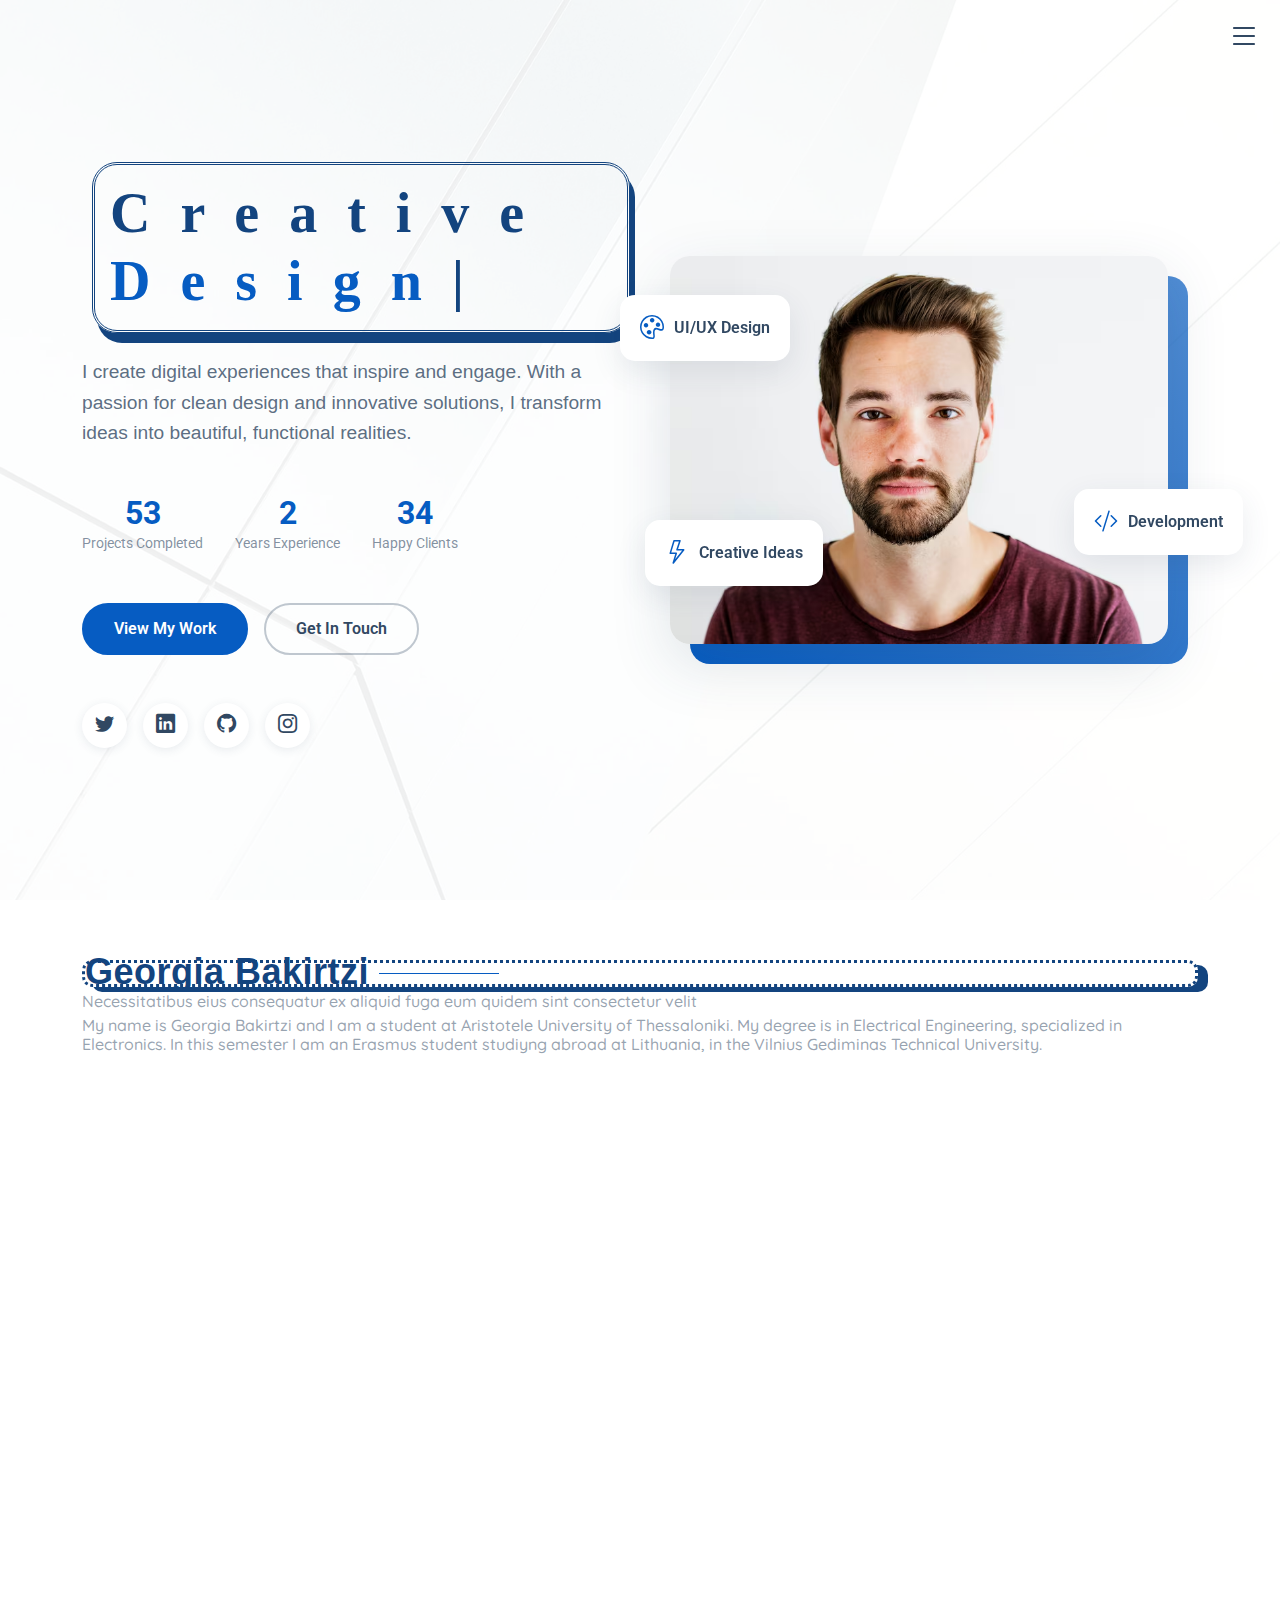
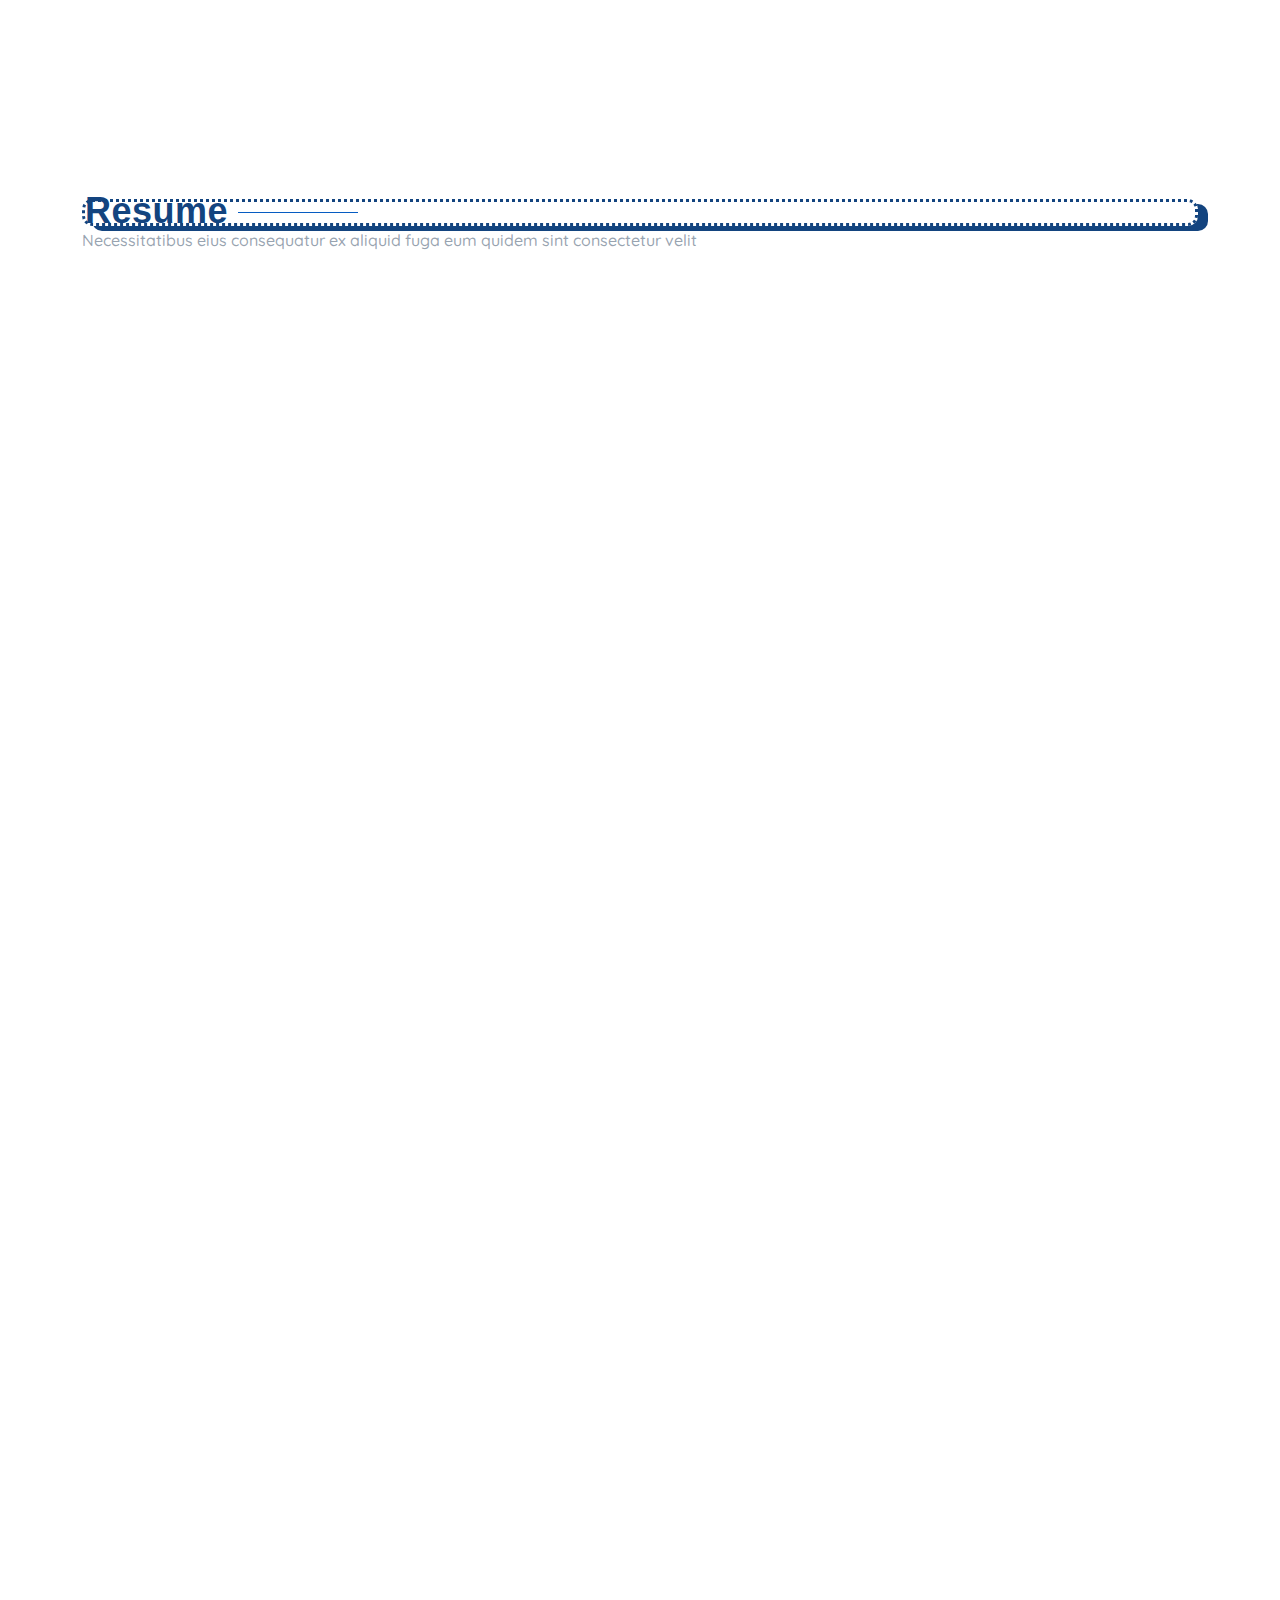
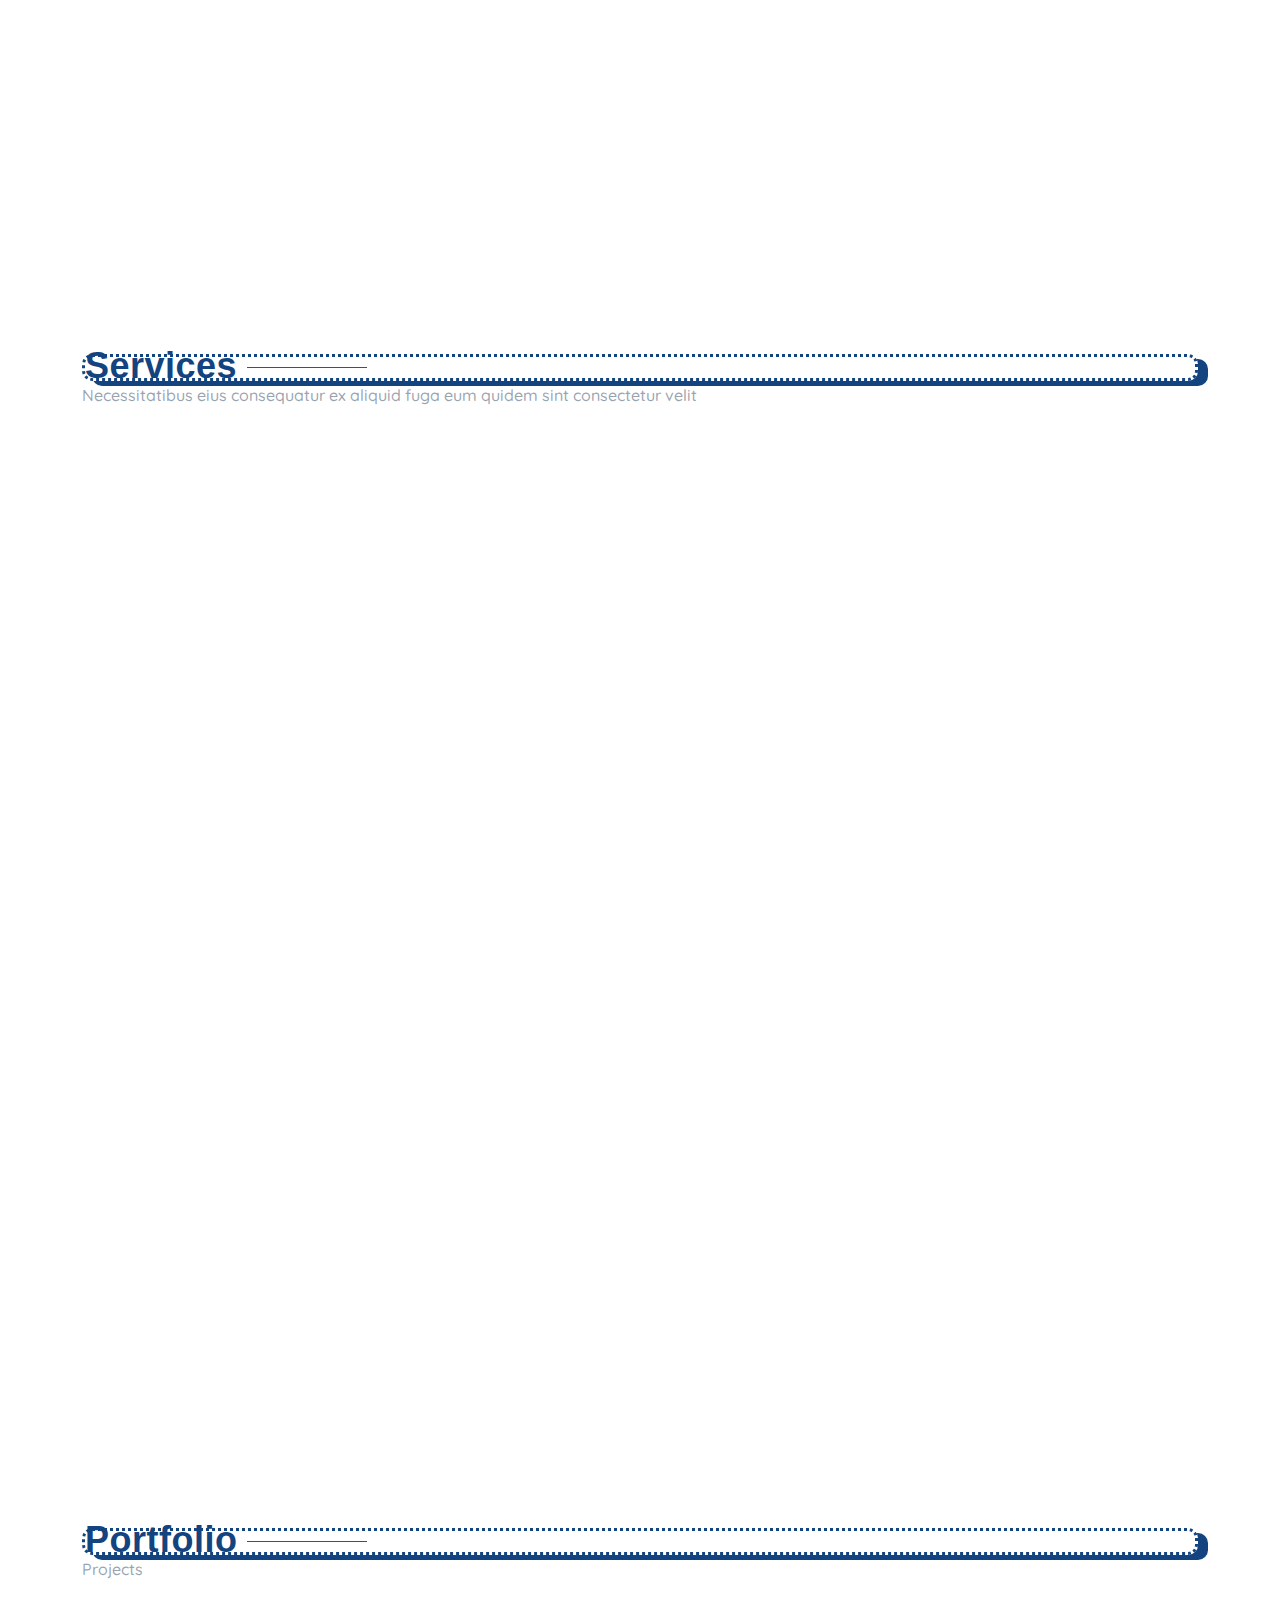
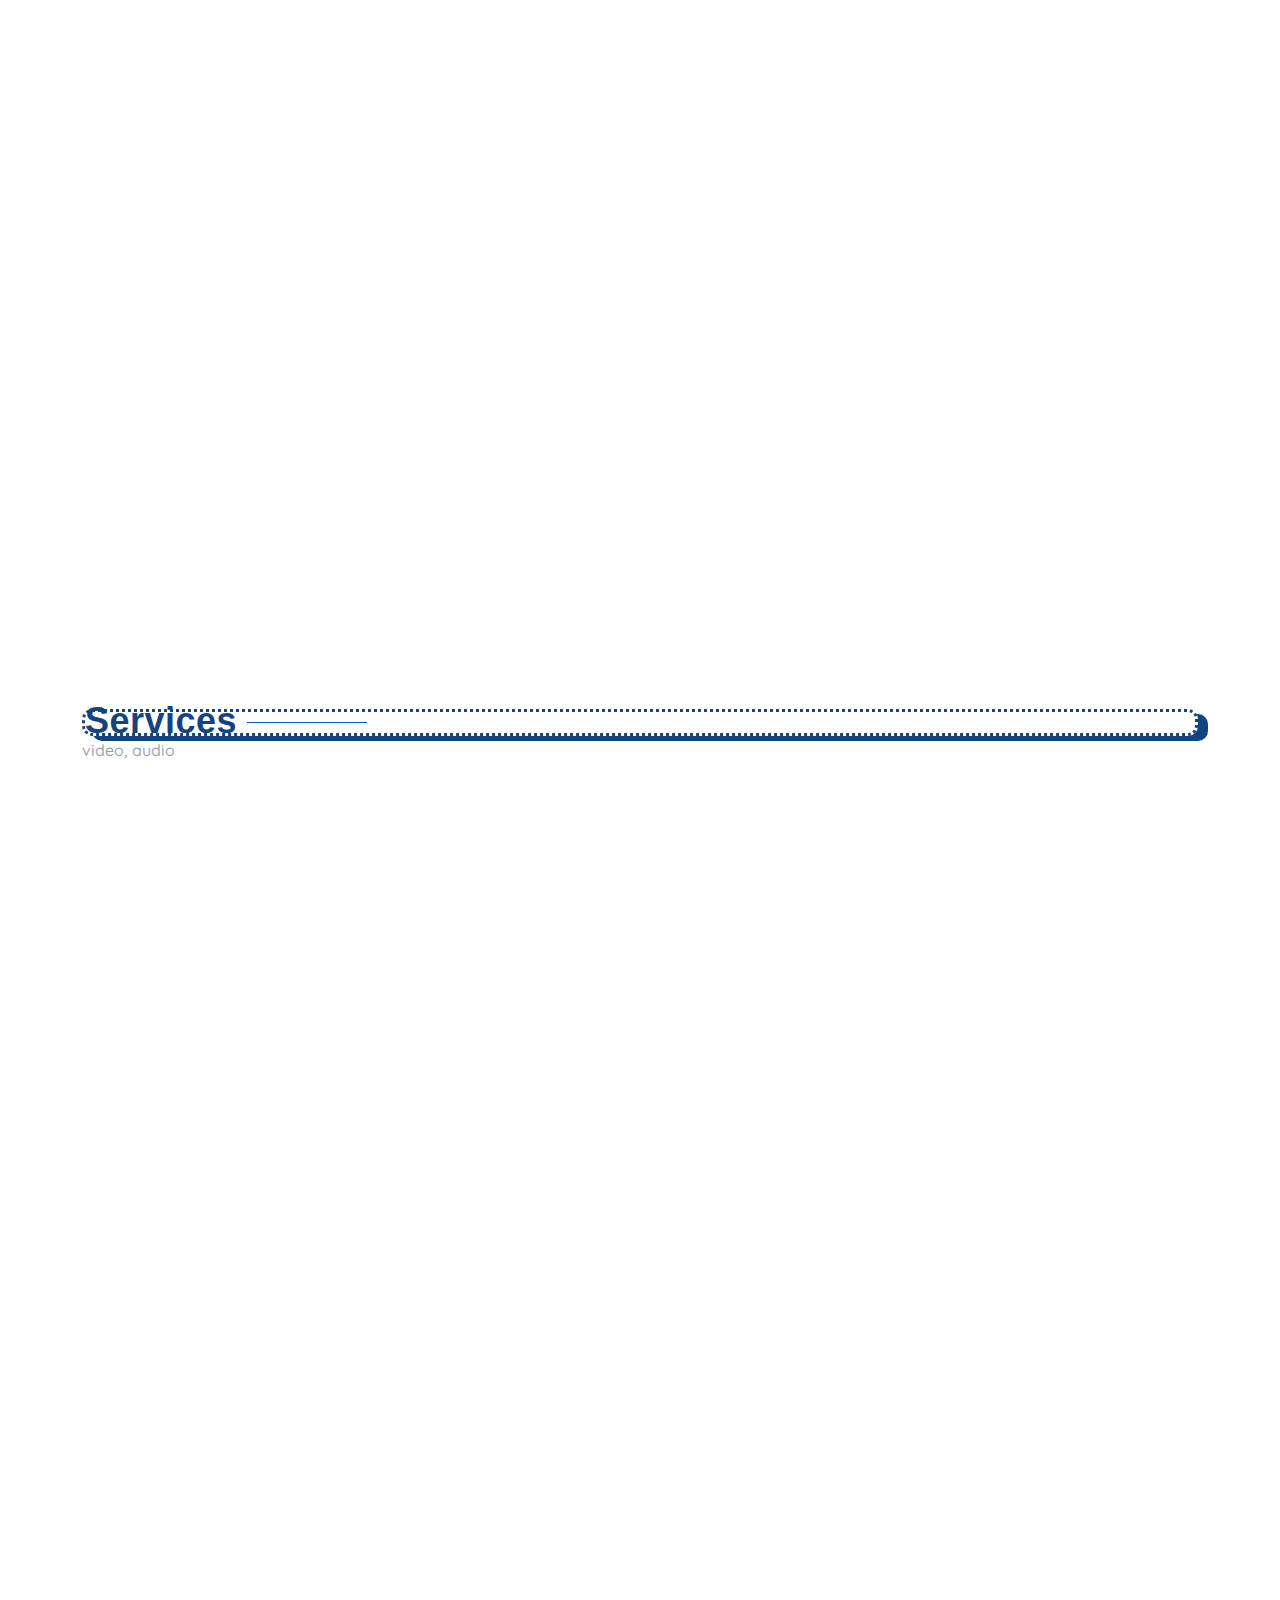
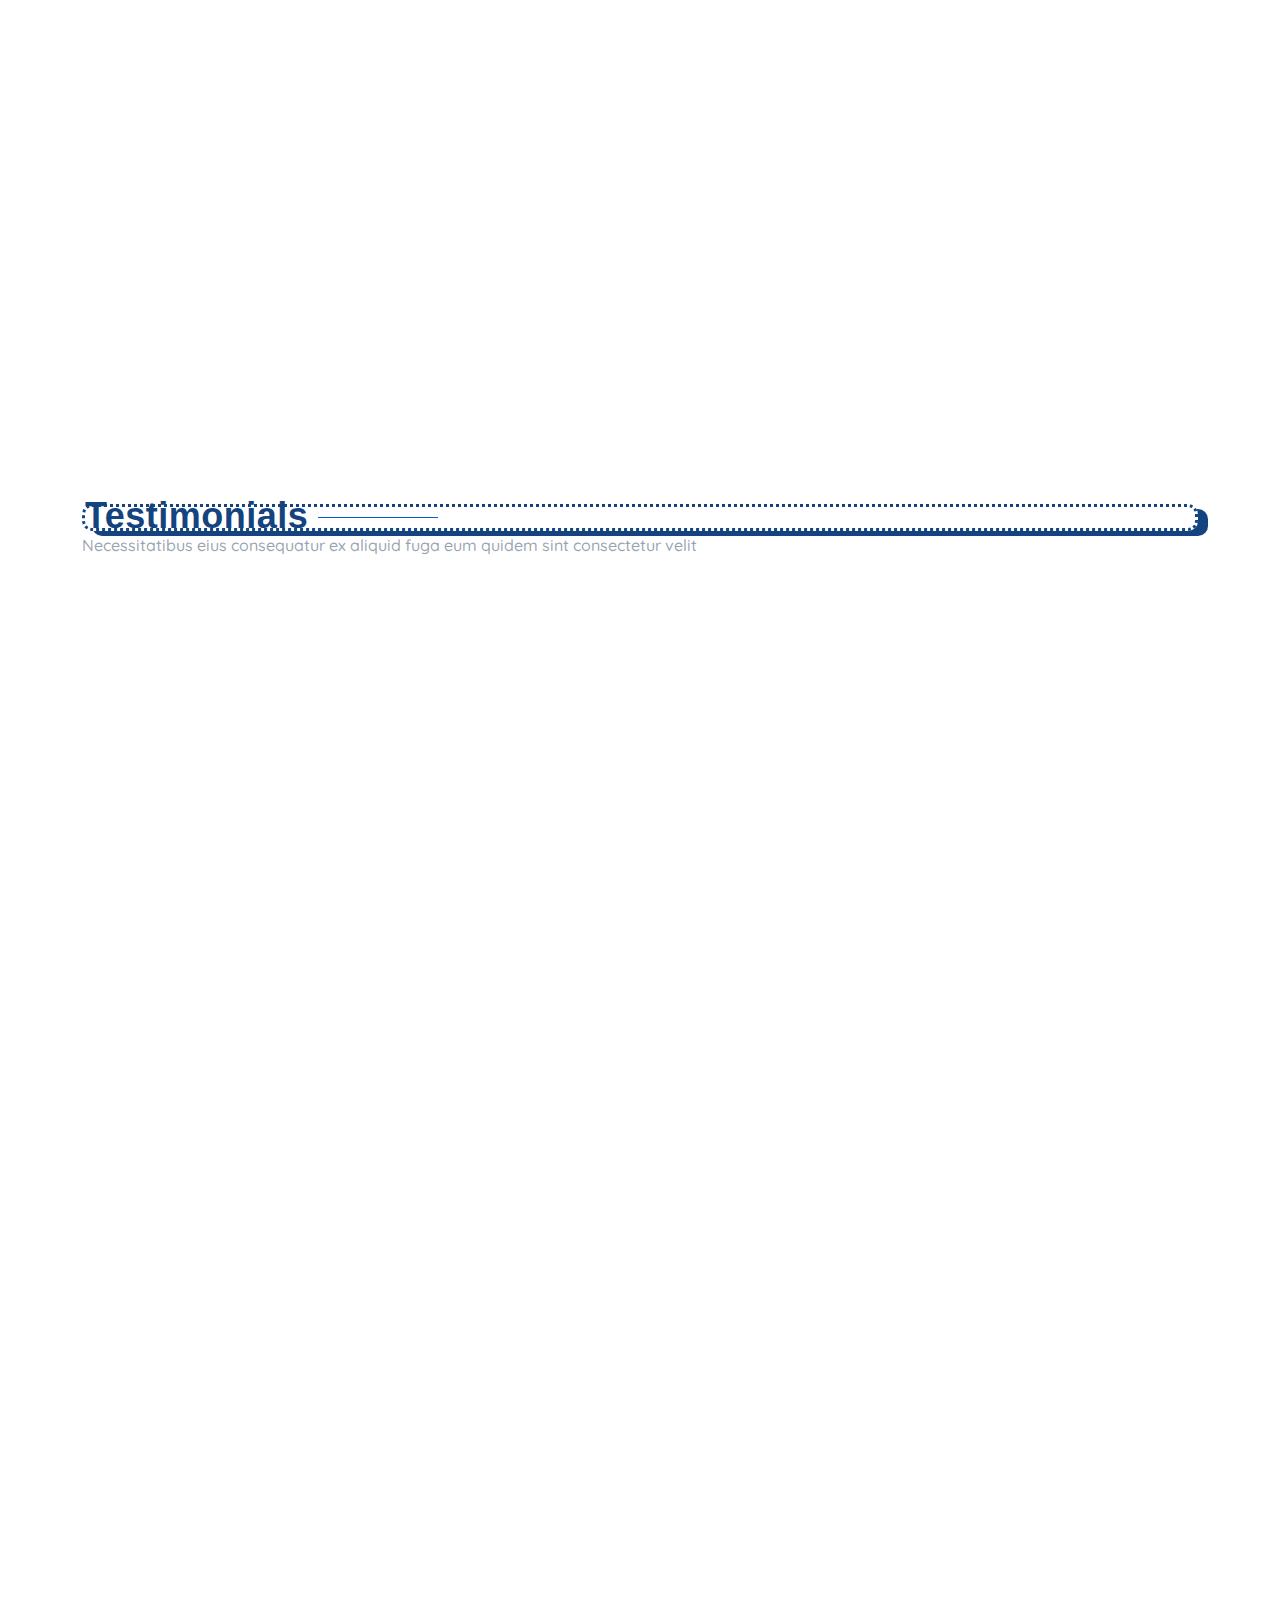
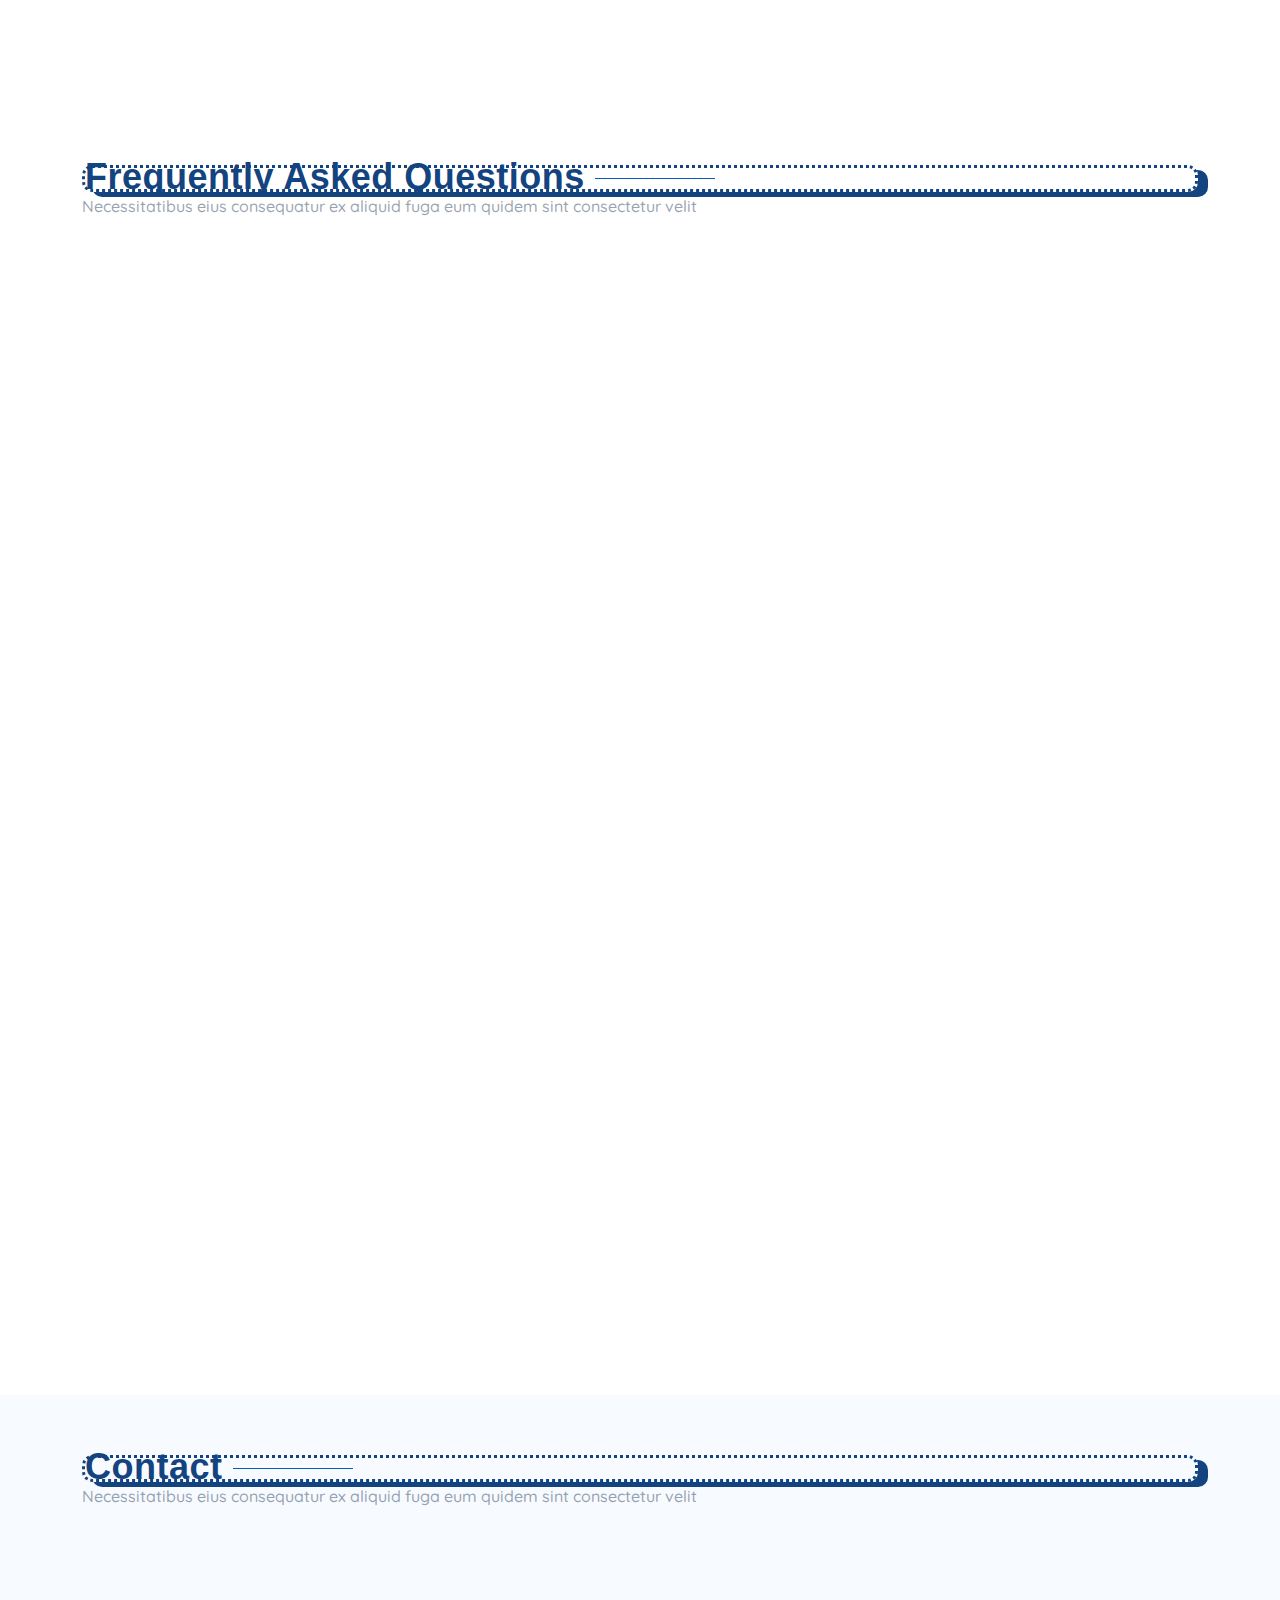
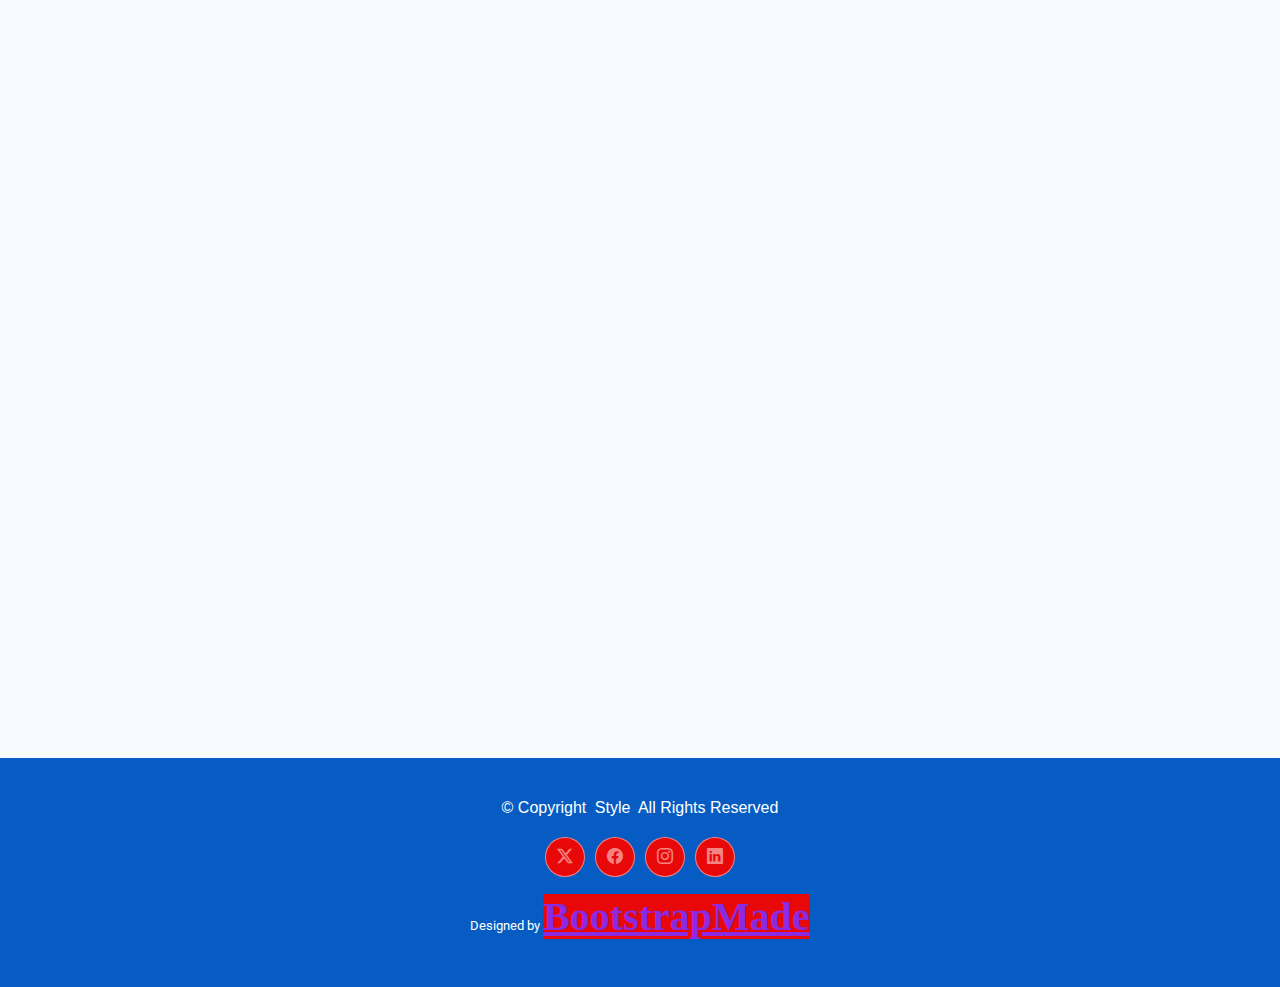
<file: Style/index.html>
<!DOCTYPE html>
<html lang="en">
<!-- Georgia Bakirtzi-->

<head>
  <meta charset="utf-8">
  <meta content="width=device-width, initial-scale=1.0" name="viewport">
  <title>Index - Style Bootstrap Template</title>
  <meta name="description" content="">
  <meta name="keywords" content="">

  <!-- Favicons -->
  <link href="assets/img/favicon.png" rel="icon">
  <link href="assets/img/apple-touch-icon.png" rel="apple-touch-icon">

  <!-- Fonts -->
  <link href="https://fonts.googleapis.com" rel="preconnect">
  <link href="https://fonts.gstatic.com" rel="preconnect" crossorigin>
  <link href="https://fonts.googleapis.com/css2?family=Roboto:ital,wght@0,100;0,300;0,400;0,500;0,700;0,900;1,100;1,300;1,400;1,500;1,700;1,900&family=Open+Sans:ital,wght@0,300;0,400;0,500;0,600;0,700;0,800;1,300;1,400;1,500;1,600;1,700;1,800&family=Quicksand:wght@300;400;500;600;700&display=swap" rel="stylesheet">

  <!-- Vendor CSS Files -->
  <link href="assets/vendor/bootstrap/css/bootstrap.min.css" rel="stylesheet">
  <link href="assets/vendor/bootstrap-icons/bootstrap-icons.css" rel="stylesheet">
  <link href="assets/vendor/aos/aos.css" rel="stylesheet">
  <link href="assets/vendor/glightbox/css/glightbox.min.css" rel="stylesheet">
  <link href="assets/vendor/swiper/swiper-bundle.min.css" rel="stylesheet">

  <!-- Main CSS File -->
  <link href="assets/css/main.css" rel="stylesheet">
  <link rel="stylesheet" href="assets/css/custom.css">
  

  <!-- =======================================================
  * Template Name: Style
  * Template URL: https://bootstrapmade.com/style-bootstrap-portfolio-template/
  * Updated: Jul 02 2025 with Bootstrap v5.3.7
  * Author: BootstrapMade.com
  * License: https://bootstrapmade.com/license/
  ======================================================== -->
</head>

<body class="index-page">

  <header id="header" class="header d-flex align-items-center fixed-top">
    <div class="container-fluid position-relative d-flex align-items-center justify-content-between">

      <a href="index.html" class="logo d-flex align-items-center">
        <!-- Uncomment the line below if you also wish to use an image logo -->
        <!-- <img src="assets/img/logo.webp" alt=""> -->
        <!-- Uncomment the line below if you also wish to use an text logo -->
        <!-- <h1 class="sitename">Style</h1>  -->
      </a>

      <nav id="navmenu" class="navmenu">

        <div class="profile-img">
          <img src="assets/img/profile/profilepicture.webp" alt="Profile picture" class="img-fluid rounded-circle">
        </div>

        <a href="index.html" class="logo d-flex align-items-center justify-content-center active">
          <!-- Uncomment the line below if you also wish to use an image logo -->
          <!-- <img src="assets/img/logo.webp" alt=""> -->
          <h1 class="sitename">Alex Smith</h1>
        </a>

        <div class="social-links text-center">
          <a href="#" class="twitter"><i class="bi bi-twitter-x"></i></a>
          <a href="#" class="facebook"><i class="bi bi-facebook"></i></a>
          <a href="#" class="instagram"><i class="bi bi-instagram"></i></a>
          <a href="#" class="google-plus"><i class="bi bi-skype"></i></a>
          <a href="#" class="linkedin"><i class="bi bi-linkedin"></i></a>
        </div>

        <ul>
          <li><a href="#hero">Home</a></li>
          <li><a href="#about">About</a></li>
          <li><a href="#resume">Resume</a></li>
          <li><a href="#portfolio">Portfolio</a></li>
          <li><a href="#services">Services</a></li>
          <li class="dropdown"><a href="#"><span>Dropdown</span> <i class="bi bi-chevron-down toggle-dropdown"></i></a>
            <ul>
              <li><a href="#">Dropdown 1</a></li>
              <li class="dropdown"><a href="#"><span>Deep Dropdown</span> <i class="bi bi-chevron-down toggle-dropdown"></i></a>
                <ul>
                  <li><a href="#">Deep Dropdown 1</a></li>
                  <li><a href="#">Deep Dropdown 2</a></li>
                  <li><a href="#">Deep Dropdown 3</a></li>
                  <li><a href="#">Deep Dropdown 4</a></li>
                  <li><a href="#">Deep Dropdown 5</a></li>
                </ul>
              </li>
              <li><a href="#">Dropdown 2</a></li>
              <li><a href="#">Dropdown 3</a></li>
              <li><a href="#">Dropdown 4</a></li>
            </ul>
          </li>
          <li><a href="#contact">Contact</a></li>
        </ul>
        <i class="mobile-nav-toggle d-xl-none bi bi-list"></i>
      </nav>

    </div>
  </header>

  <main class="main">

    <!-- Hero Section -->
    <section id="hero" class="hero section">

      <div class="container">
        <div class="row g-0 align-items-center">

          <div class="col-lg-6 hero-content" data-aos="fade-right" data-aos-delay="100">
            <div class="content-wrapper">
              <h1 class="hero-title">Creative <span class="typed" data-typed-items="Designer, Developer, Freelancer, Artist"></span></h1>
              <p class="lead">I create digital experiences that inspire and engage. With a passion for clean design and innovative solutions, I transform ideas into beautiful, functional realities.</p>

              <div class="hero-stats" data-aos="fade-up" data-aos-delay="200">
                <div class="stat-item">
                  <span class="purecounter" data-purecounter-start="0" data-purecounter-end="150" data-purecounter-duration="2">0</span>
                  <span class="stat-label">Projects Completed</span>
                </div>
                <div class="stat-item">
                  <span class="purecounter" data-purecounter-start="0" data-purecounter-end="5" data-purecounter-duration="2">0</span>
                  <span class="stat-label">Years Experience</span>
                </div>
                <div class="stat-item">
                  <span class="purecounter" data-purecounter-start="0" data-purecounter-end="98" data-purecounter-duration="2">0</span>
                  <span class="stat-label">Happy Clients</span>
                </div>
              </div>

              <div class="hero-actions" data-aos="fade-up" data-aos-delay="300">
                <a href="#portfolio" class="btn btn-primary">View My Work</a>
                <a href="#contact" class="btn btn-outline">Get In Touch</a>
              </div>

              <div class="social-links" data-aos="fade-up" data-aos-delay="400">
                <a href="#"><i class="bi bi-twitter"></i></a>
                <a href="#"><i class="bi bi-linkedin"></i></a>
                <a href="#"><i class="bi bi-github"></i></a>
                <a href="#"><i class="bi bi-instagram"></i></a>
              </div>
            </div>
          </div>

          <div class="col-lg-6 hero-image" data-aos="fade-left" data-aos-delay="200">
            <div class="image-container">
              <div class="floating-elements">
                <div class="floating-card card-1" data-aos="zoom-in" data-aos-delay="300">
                  <i class="bi bi-palette"></i>
                  <span>UI/UX Design</span>
                </div>
                <div class="floating-card card-2" data-aos="zoom-in" data-aos-delay="400">
                  <i class="bi bi-code-slash"></i>
                  <span>Development</span>
                </div>
                <div class="floating-card card-3" data-aos="zoom-in" data-aos-delay="500">
                  <i class="bi bi-lightning"></i>
                  <span>Creative Ideas</span>
                </div>
              </div>
              <img src="assets/img/profile/profilepicture.webp" alt="Profile picture" class="img-fluid hero-main-image">
              <div class="image-overlay"></div>
            </div>
          </div>

        </div>
      </div>

    </section><!-- /Hero Section -->

    <!-- About Section -->
    <section id="about" class="about section">

      <!-- Section Title -->
      <div class="container section-title">
        <h2>Georgia Bakirtzi</h2>
        <p>Necessitatibus eius consequatur ex aliquid fuga eum quidem sint consectetur velit</p>
        <p>My name is Georgia Bakirtzi and I am a student at Aristotele University of Thessaloniki.
          My degree is in Electrical Engineering, specialized in Electronics. In this semester I am 
          an Erasmus student studiyng abroad at Lithuania, in the Vilnius Gediminas Technical University.</p>
      </div><!-- End Section Title -->

      <div class="container" data-aos="fade-up" data-aos-delay="100">

        <div class="row align-items-center">

          <div class="col-lg-5" data-aos="fade-right" data-aos-delay="200">
            <div class="profile-image-wrapper">
              <div class="profile-image">
                <img src="assets/img/profile/profile-square-1.webp" alt="Profile" class="img-fluid">
              </div>
              <div class="signature-section">
                <img src="assets/img/misc/signature-1.webp" alt="Signature" class="signature">
                <p class="quote">Building meaningful digital experiences through creative code.</p>
              </div>
            </div>
          </div>

          <div class="col-lg-7" data-aos="fade-left" data-aos-delay="300">
            <div class="about-content">
              <div class="intro">
                <h2>Hi, I'm Brandon - a Creative Developer</h2>
                <p>Lorem ipsum dolor sit amet, consectetur adipiscing elit. Pellentesque habitant morbi tristique senectus et netus et malesuada fames ac turpis egestas. Vestibulum tortor quam, feugiat vitae, ultricies eget, tempor sit amet, ante. Donec eu libero sit amet quam egestas semper.</p>
              </div>

              <div class="skills-grid">
                <div class="skill-item" data-aos="zoom-in" data-aos-delay="400">
                  <div class="skill-icon">
                    <i class="bi bi-palette"></i>
                  </div>
                  <h4>UI/UX Design</h4>
                  <p>Mauris blandit aliquet elit, eget tincidunt nibh pulvinar</p>
                </div>
                <div class="skill-item" data-aos="zoom-in" data-aos-delay="450">
                  <div class="skill-icon">
                    <i class="bi bi-code-slash"></i>
                  </div>
                  <h4>Frontend Dev</h4>
                  <p>Sed porttitor lectus nibh. Cras ultricies ligula sed magna</p>
                </div>
                <div class="skill-item" data-aos="zoom-in" data-aos-delay="500">
                  <div class="skill-icon">
                    <i class="bi bi-camera"></i>
                  </div>
                  <h4>Photography</h4>
                  <p>Vestibulum ac diam sit amet quam vehicula elementum</p>
                </div>
              </div>

              <div class="journey-timeline" data-aos="fade-up" data-aos-delay="300">
                <div class="timeline-item">
                  <div class="year">2019</div>
                  <div class="description">Graduated with B.A. in Digital Design from Creative University</div>
                </div>
                <div class="timeline-item">
                  <div class="year">2020</div>
                  <div class="description">Joined InnovateTech as Junior Frontend Developer</div>
                </div>
                <div class="timeline-item">
                  <div class="year">2023</div>
                  <div class="description">Launched freelance career specializing in creative web solutions</div>
                </div>
              </div>

              <div class="cta-section" data-aos="fade-up" data-aos-delay="400">
                <div class="fun-fact">
                  <span class="emoji">☕</span>
                  <span class="text">Coffee-fueled designer based in Portland</span>
                </div>
                <div class="action-buttons">
                  <a href="#portfolio" class="btn btn-primary">View My Work</a>
                  <a href="#" class="btn btn-outline">Download Resume</a>
                </div>
              </div>

            </div>
          </div>

        </div>

      </div>

    </section><!-- /About Section -->

    <!-- Skills Section -->
    <section id="skills" class="skills section">

      <div class="container" data-aos="fade-up" data-aos-delay="100">

        <div class="row">
          <div class="col-lg-8">
            <div class="skills-grid">
              <div class="row g-4">
                <div class="col-md-6" data-aos="flip-left" data-aos-delay="200">
                  <div class="skill-card">
                    <div class="skill-header">
                      <i class="bi bi-code-slash"></i>
                      <h3>Frontend Development</h3>
                    </div>
                    <div class="skills-animation">
                      <div class="skill-item">
                        <div class="skill-info">
                          <span class="skill-name">HTML/CSS</span>
                          <span class="skill-percentage">95%</span>
                        </div>
                        <div class="skill-bar progress">
                          <div class="progress-bar" role="progressbar" aria-valuenow="95" aria-valuemin="0" aria-valuemax="100"></div>
                        </div>
                      </div>

                      <div class="skill-item">
                        <div class="skill-info">
                          <span class="skill-name">JavaScript</span>
                          <span class="skill-percentage">88%</span>
                        </div>
                        <div class="skill-bar progress">
                          <div class="progress-bar" role="progressbar" aria-valuenow="88" aria-valuemin="0" aria-valuemax="100"></div>
                        </div>
                      </div>

                      <div class="skill-item">
                        <div class="skill-info">
                          <span class="skill-name">Vue.js</span>
                          <span class="skill-percentage">82%</span>
                        </div>
                        <div class="skill-bar progress">
                          <div class="progress-bar" role="progressbar" aria-valuenow="82" aria-valuemin="0" aria-valuemax="100"></div>
                        </div>
                      </div>
                    </div>
                  </div><!-- End Frontend Card -->
                </div>

                <div class="col-md-6" data-aos="flip-left" data-aos-delay="300">
                  <div class="skill-card">
                    <div class="skill-header">
                      <i class="bi bi-server"></i>
                      <h3>Backend Development</h3>
                    </div>
                    <div class="skills-animation">
                      <div class="skill-item">
                        <div class="skill-info">
                          <span class="skill-name">PHP</span>
                          <span class="skill-percentage">78%</span>
                        </div>
                        <div class="skill-bar progress">
                          <div class="progress-bar" role="progressbar" aria-valuenow="78" aria-valuemin="0" aria-valuemax="100"></div>
                        </div>
                      </div>

                      <div class="skill-item">
                        <div class="skill-info">
                          <span class="skill-name">Laravel</span>
                          <span class="skill-percentage">75%</span>
                        </div>
                        <div class="skill-bar progress">
                          <div class="progress-bar" role="progressbar" aria-valuenow="75" aria-valuemin="0" aria-valuemax="100"></div>
                        </div>
                      </div>

                      <div class="skill-item">
                        <div class="skill-info">
                          <span class="skill-name">MySQL</span>
                          <span class="skill-percentage">72%</span>
                        </div>
                        <div class="skill-bar progress">
                          <div class="progress-bar" role="progressbar" aria-valuenow="72" aria-valuemin="0" aria-valuemax="100"></div>
                        </div>
                      </div>
                    </div>
                  </div><!-- End Backend Card -->
                </div>

                <div class="col-md-6" data-aos="flip-left" data-aos-delay="400">
                  <div class="skill-card">
                    <div class="skill-header">
                      <i class="bi bi-palette"></i>
                      <h3>Design &amp; Tools</h3>
                    </div>
                    <div class="skills-animation">
                      <div class="skill-item">
                        <div class="skill-info">
                          <span class="skill-name">Figma</span>
                          <span class="skill-percentage">85%</span>
                        </div>
                        <div class="skill-bar progress">
                          <div class="progress-bar" role="progressbar" aria-valuenow="85" aria-valuemin="0" aria-valuemax="100"></div>
                        </div>
                      </div>

                      <div class="skill-item">
                        <div class="skill-info">
                          <span class="skill-name">Photoshop</span>
                          <span class="skill-percentage">70%</span>
                        </div>
                        <div class="skill-bar progress">
                          <div class="progress-bar" role="progressbar" aria-valuenow="70" aria-valuemin="0" aria-valuemax="100"></div>
                        </div>
                      </div>

                      <div class="skill-item">
                        <div class="skill-info">
                          <span class="skill-name">Illustrator</span>
                          <span class="skill-percentage">68%</span>
                        </div>
                        <div class="skill-bar progress">
                          <div class="progress-bar" role="progressbar" aria-valuenow="68" aria-valuemin="0" aria-valuemax="100"></div>
                        </div>
                      </div>
                    </div>
                  </div><!-- End Design Card -->
                </div>

                <div class="col-md-6" data-aos="flip-left" data-aos-delay="500">
                  <div class="skill-card">
                    <div class="skill-header">
                      <i class="bi bi-cloud"></i>
                      <h3>Cloud &amp; DevOps</h3>
                    </div>
                    <div class="skills-animation">
                      <div class="skill-item">
                        <div class="skill-info">
                          <span class="skill-name">AWS</span>
                          <span class="skill-percentage">76%</span>
                        </div>
                        <div class="skill-bar progress">
                          <div class="progress-bar" role="progressbar" aria-valuenow="76" aria-valuemin="0" aria-valuemax="100"></div>
                        </div>
                      </div>

                      <div class="skill-item">
                        <div class="skill-info">
                          <span class="skill-name">Docker</span>
                          <span class="skill-percentage">73%</span>
                        </div>
                        <div class="skill-bar progress">
                          <div class="progress-bar" role="progressbar" aria-valuenow="73" aria-valuemin="0" aria-valuemax="100"></div>
                        </div>
                      </div>

                      <div class="skill-item">
                        <div class="skill-info">
                          <span class="skill-name">Git</span>
                          <span class="skill-percentage">90%</span>
                        </div>
                        <div class="skill-bar progress">
                          <div class="progress-bar" role="progressbar" aria-valuenow="90" aria-valuemin="0" aria-valuemax="100"></div>
                        </div>
                      </div>
                    </div>
                  </div><!-- End DevOps Card -->
                </div>
              </div>
            </div><!-- End Skills Grid -->
          </div>

          <div class="col-lg-4">
            <div class="skills-summary" data-aos="fade-left" data-aos-delay="200">
              <h3>Professional Expertise</h3>
              <p>Lorem ipsum dolor sit amet, consectetur adipiscing elit. Sed do eiusmod tempor incididunt ut labore et dolore magna aliqua. Ut enim ad minim veniam.</p>

              <div class="summary-stats">
                <div class="stat-item" data-aos="zoom-in" data-aos-delay="300">
                  <div class="stat-circle">
                    <i class="bi bi-trophy"></i>
                  </div>
                  <div class="stat-info">
                    <span class="stat-number">5+</span>
                    <span class="stat-label">Years Experience</span>
                  </div>
                </div>

                <div class="stat-item" data-aos="zoom-in" data-aos-delay="400">
                  <div class="stat-circle">
                    <i class="bi bi-diagram-3"></i>
                  </div>
                  <div class="stat-info">
                    <span class="stat-number">50+</span>
                    <span class="stat-label">Projects Completed</span>
                  </div>
                </div>

                <div class="stat-item" data-aos="zoom-in" data-aos-delay="500">
                  <div class="stat-circle">
                    <i class="bi bi-people"></i>
                  </div>
                  <div class="stat-info">
                    <span class="stat-number">30+</span>
                    <span class="stat-label">Happy Clients</span>
                  </div>
                </div>
              </div>

              <div class="skills-badges" data-aos="fade-up" data-aos-delay="600">
                <h4>Certifications</h4>
                <div class="badge-list">
                  <div class="skill-badge">AWS Certified</div>
                  <div class="skill-badge">Laravel Expert</div>
                  <div class="skill-badge">Vue.js Developer</div>
                  <div class="skill-badge">UI/UX Design</div>
                </div>
              </div>
            </div><!-- End Skills Summary -->
          </div>
        </div>

      </div>

    </section><!-- /Skills Section -->

    <!-- Resume Section -->
    <section id="resume" class="resume section">

      <!-- Section Title -->
      <div class="container section-title">
        <h2>Resume</h2>
        <p>Necessitatibus eius consequatur ex aliquid fuga eum quidem sint consectetur velit</p>
      </div><!-- End Section Title -->

      <div class="container" data-aos="fade-up" data-aos-delay="100">

        <div class="row">
          <div class="col-lg-6" data-aos="fade-right" data-aos-delay="200">
            <div class="experience-section">
              <div class="section-header">
                <h2><i class="bi bi-briefcase"></i> Professional Journey</h2>
                <p class="section-subtitle">Pellentesque habitant morbi tristique senectus et netus et malesuada fames ac turpis egestas vestibulum tortor quam.</p>
              </div>

              <div class="experience-cards">
                <div class="experience-card" data-aos="zoom-in" data-aos-delay="300">
                  <div class="card-header">
                    <div class="role-info">
                      <h3>Gas station employee</h3>
                      <h4>AEGEAN</h4>
                    </div>
                    <span class="duration">2024 - 2025</span>
                  </div>
                  <div class="card-body">
                    <p>Vestibulum ante ipsum primis in faucibus orci luctus et ultrices posuere cubilia curae mauris viverra veniam sit amet lacus cursus.</p>
                    <ul class="achievements">
                      <li>Refueling cars</li>
                      <li>Checking basic engine characteristics</li>
                    </ul>
                  </div>
                </div>

                <div class="experience-card" data-aos="zoom-in" data-aos-delay="400">
                  <div class="card-header">
                    <div class="role-info">
                      <h3>Service employee</h3>
                      <h4>Coffee place</h4>
                    </div>
                    <span class="duration">2023 - 2024</span>
                  </div>
                  <div class="card-body">
                    <p>Service and kitchen employee.</p>
                  </div>
                </div>

                <div class="experience-card" data-aos="zoom-in" data-aos-delay="500">
                  <div class="card-header">
                    <div class="role-info">
                      <h3>Product Development Specialist</h3>
                      <h4>Adipiscing Technologies</h4>
                    </div>
                    <span class="duration">2015 - 2018</span>
                  </div>
                  <div class="card-body">
                    <p>Nam quam nunc blandit vel luctus pulvinar hendrerit id lorem maecenas nec odio et ante tincidunt tempus donec vitae sapien ut.</p>
                  </div>
                </div>
              </div>
            </div>
          </div>

          <div class="col-lg-6" data-aos="fade-left" data-aos-delay="200">
            <div class="education-section">
              <div class="section-header">
                <h2><i class="bi bi-mortarboard"></i> Academic Excellence</h2>
                <p class="section-subtitle">Lorem ipsum dolor sit amet consectetuer adipiscing elit aenean commodo ligula eget dolor aenean massa.</p>
              </div>

              <div class="education-timeline">
                <div class="timeline-track"></div>

                <div class="education-item" data-aos="slide-up" data-aos-delay="300">
                  <div class="timeline-marker"></div>
                  <div class="education-content">
                    <div class="degree-header">
                      <h3>High school graduate</h3>
                      <span class="year">2015 - 2017</span>
                    </div>
                    <h4 class="institution">High School</h4>
                    <p>High school degree</p>
                  </div>
                </div>

                <div class="education-item" data-aos="slide-up" data-aos-delay="400">
                  <div class="timeline-marker"></div>
                  <div class="education-content">
                    <div class="degree-header">
                      <h3>Bachelor of Electrical Engineering</h3>
                      <span class="year">2021 - 2026</span>
                    </div>
                    <h4 class="institution">Aristotele University og Thessaloniki</h4>
                    <p>Student in electronis</p>
                  </div>
                </div>

                <div class="education-item" data-aos="slide-up" data-aos-delay="500">
                  <div class="timeline-marker"></div>
                  <div class="education-content">
                    <div class="degree-header">
                      <h3>Certificate in Digital Innovation</h3>
                      <span class="year">2020</span>
                    </div>
                    <h4 class="institution">Ligula Academy</h4>
                    <p>Etiam sit amet orci eget eros faucibus tincidunt duis leo sed fringilla mauris sit amet nibh donec sodales sagittis magna.</p>
                  </div>
                </div>
              </div>
            </div>
          </div>
        </div>

      </div>

    </section><!-- /Resume Section -->

    <!-- Services Section -->
    <section id="services" class="services section">

      <!-- Section Title -->
      <div class="container section-title">
        <h2>Services</h2>
        <p>Necessitatibus eius consequatur ex aliquid fuga eum quidem sint consectetur velit</p>
      </div><!-- End Section Title -->

      <div class="container" data-aos="fade-up" data-aos-delay="100">

        <div class="row g-4">

          <!-- Card 1 -->
          <div class="col-lg-4 col-md-6" data-aos="fade-up" data-aos-delay="100">
            <div class="service-item">
              <div class="icon">
                <i class="bi bi-stack"></i>
              </div>
              <h3>Digital Solutions</h3>
              <p>Sed ut perspiciatis unde omnis iste natus error sit voluptatem accusantium doloremque laudantium totam rem aperiam eaque ipsa.</p>
              <div class="card-links">
                <a href="#" class="link-item">
                  Learn More
                  <i class="bi bi-arrow-right"></i>
                </a>
              </div>
            </div>
          </div><!-- End Service Item -->

          <!-- Card 2 -->
          <div class="col-lg-4 col-md-6" data-aos="fade-up" data-aos-delay="200">
            <div class="service-item">
              <div class="icon">
                <i class="bi bi-shield-check"></i>
              </div>
              <h3>Secure Systems</h3>
              <p>Duis aute irure dolor in reprehenderit in voluptate velit esse cillum dolore eu fugiat nulla pariatur excepteur sint occaecat cupidatat.</p>
              <div class="card-links">
                <a href="#" class="link-item">
                  Learn More
                  <i class="bi bi-arrow-right"></i>
                </a>
              </div>
            </div>
          </div><!-- End Service Item -->

          <!-- Card 3 -->
          <div class="col-lg-4 col-md-6" data-aos="fade-up" data-aos-delay="300">
            <div class="service-item">
              <div class="icon">
                <i class="bi bi-graph-up"></i>
              </div>
              <h3>Growth Strategy</h3>
              <p>Quis autem vel eum iure reprehenderit qui in ea voluptate velit esse quam nihil molestiae consequatur vel illum qui dolorem.</p>
              <div class="card-links">
                <a href="#" class="link-item">
                  Learn More
                  <i class="bi bi-arrow-right"></i>
                </a>
              </div>
            </div>
          </div><!-- End Service Item -->

          <!-- Card 4 -->
          <div class="col-lg-4 col-md-6" data-aos="fade-up" data-aos-delay="100">
            <div class="service-item">
              <div class="icon">
                <i class="bi bi-cpu"></i>
              </div>
              <h3>AI Integration</h3>
              <p>Nemo enim ipsam voluptatem quia voluptas sit aspernatur aut odit aut fugit, sed quia consequuntur magni dolores eos qui ratione.</p>
              <div class="card-links">
                <a href="#" class="link-item">
                  Learn More
                  <i class="bi bi-arrow-right"></i>
                </a>
              </div>
            </div>
          </div><!-- End Service Item -->

          <!-- Card 5 -->
          <div class="col-lg-4 col-md-6" data-aos="fade-up" data-aos-delay="200">
            <div class="service-item">
              <div class="icon">
                <i class="bi bi-cloud-arrow-up"></i>
              </div>
              <h3>Cloud Services</h3>
              <p>At vero eos et accusamus et iusto odio dignissimos ducimus qui blanditiis praesentium voluptatum deleniti atque corrupti quos.</p>
              <div class="card-links">
                <a href="#" class="link-item">
                  Learn More
                  <i class="bi bi-arrow-right"></i>
                </a>
              </div>
            </div>
          </div><!-- End Service Item -->

          <!-- Card 6 -->
          <div class="col-lg-4 col-md-6" data-aos="fade-up" data-aos-delay="300">
            <div class="service-item">
              <div class="icon">
                <i class="bi bi-gear"></i>
              </div>
              <h3>Process Automation</h3>
              <p>Nam libero tempore, cum soluta nobis est eligendi optio cumque nihil impedit quo minus id quod maxime placeat facere possimus.</p>
              <div class="card-links">
                <a href="#" class="link-item">
                  Learn More
                  <i class="bi bi-arrow-right"></i>
                </a>
              </div>
            </div>
          </div><!-- End Service Item -->

        </div>

      </div>

    </section><!-- /Services Section -->

    <!-- Portfolio Section -->
    <section id="portfolio" class="portfolio section">

      <!-- Section Title -->
      <div class="container section-title">
        <h2>Portfolio</h2>
        <p>Projects</p>
      </div><!-- End Section Title -->

      <div class="container-fluid" data-aos="fade-up" data-aos-delay="100">

        <div class="isotope-layout" data-default-filter="*" data-layout="masonry" data-sort="original-order">

          <ul class="portfolio-filters isotope-filters" data-aos="fade-up" data-aos-delay="200">
            <li data-filter="*" class="filter-active">
              <i class="bi bi-grid-3x3"></i> All Projects
            </li>
            <li data-filter=".filter-ui">
              UI/UX
            </li>
            <li data-filter=".filter-development">
              Development
            </li>
            <li data-filter=".filter-photography">
              Photography
            </li>
            <li data-filter=".filter-marketing">
              Marketing
            </li>
          </ul>

          <div class="row g-4 isotope-container" data-aos="fade-up" data-aos-delay="300">

            <div class="col-xl-3 col-lg-4 col-md-6 portfolio-item isotope-item filter-ui">
              <article class="portfolio-entry">
                <figure class="entry-image">
                  <img src="assets/img/portfolio/project1.webp" class="img-fluid" alt="Project1" loading="lazy">
                  <div class="entry-overlay">
                    <div class="overlay-content">
                      <div class="entry-meta">first</div>
                      <h3 class="entry-title">Project1</h3>
                      <div class="entry-links">
                        <a href="assets/img/portfolio/project1.webp" class="glightbox" data-gallery="portfolio-gallery-ui" data-glightbox="title: Mobile Banking App; description: Praesent commodo cursus magna, vel scelerisque nisl consectetur.">
                          <i class="bi bi-arrows-angle-expand"></i>
                        </a>
                        <a href="portfolio-details.html">
                          <i class="bi bi-arrow-right"></i>
                        </a>
                      </div>
                    </div>
                  </div>
                </figure>
              </article>
            </div><!-- End Portfolio Item -->

            <div class="col-xl-3 col-lg-4 col-md-6 portfolio-item isotope-item filter-development">
              <article class="portfolio-entry">
                <figure class="entry-image">
                  <img src="assets/img/portfolio/project2.webp" class="img-fluid" alt="Project2" loading="lazy">
                  <div class="entry-overlay">
                    <div class="overlay-content">
                      <div class="entry-meta">second</div>
                      <h3 class="entry-title">Project2</h3>
                      <div class="entry-links">
                        <a href="assets/img/portfolio/project2.webp" class="glightbox" data-gallery="portfolio-gallery-development" data-glightbox="title: E-Learning Platform; description: Nulla vitae elit libero, a pharetra augue mollis interdum.">
                          <i class="bi bi-arrows-angle-expand"></i>
                        </a>
                        <a href="portfolio-details.html">
                          <i class="bi bi-arrow-right"></i>
                        </a>
                      </div>
                    </div>
                  </div>
                </figure>
              </article>
            </div><!-- End Portfolio Item -->

            <div class="col-xl-3 col-lg-4 col-md-6 portfolio-item isotope-item filter-photography">
              <article class="portfolio-entry">
                <figure class="entry-image">
                  <img src="assets/img/portfolio/project3.webp" class="img-fluid" alt="Project3" loading="lazy">
                  <div class="entry-overlay">
                    <div class="overlay-content">
                      <div class="entry-meta">third</div>
                      <h3 class="entry-title">Project3</h3>
                      <div class="entry-links">
                        <a href="assets/img/portfolio/project3.webp" class="glightbox" data-gallery="portfolio-gallery-photography" data-glightbox="title: Urban Architecture; description: Sed ut perspiciatis unde omnis iste natus error sit voluptatem.">
                          <i class="bi bi-arrows-angle-expand"></i>
                        </a>
                        <a href="portfolio-details.html">
                          <i class="bi bi-arrow-right"></i>
                        </a>
                      </div>
                    </div>
                  </div>
                </figure>
              </article>
            </div><!-- End Portfolio Item -->

            <div class="col-xl-3 col-lg-4 col-md-6 portfolio-item isotope-item filter-marketing">
              <article class="portfolio-entry">
                <figure class="entry-image">
                  <img src="assets/img/portfolio/portfolio-4.webp" class="img-fluid" alt="portfolio-4" loading="lazy">
                  <div class="entry-overlay">
                    <div class="overlay-content">
                      <div class="entry-meta">Marketing</div>
                      <h3 class="entry-title">Social Media Campaign</h3>
                      <div class="entry-links">
                        <a href="assets/img/portfolio/portfolio-4.webp" class="glightbox" data-gallery="portfolio-gallery-marketing" data-glightbox="title: Social Media Campaign; description: Quis autem vel eum iure reprehenderit qui in ea voluptate.">
                          <i class="bi bi-arrows-angle-expand"></i>
                        </a>
                        <a href="portfolio-details.html">
                          <i class="bi bi-arrow-right"></i>
                        </a>
                      </div>
                    </div>
                  </div>
                </figure>
              </article>
            </div><!-- End Portfolio Item -->

            <div class="col-xl-3 col-lg-4 col-md-6 portfolio-item isotope-item filter-ui">
              <article class="portfolio-entry">
                <figure class="entry-image">
                  <img src="assets/img/portfolio/portfolio-2.webp" class="img-fluid" alt="portfolio-2" loading="lazy">
                  <div class="entry-overlay">
                    <div class="overlay-content">
                      <div class="entry-meta">UI/UX Design</div>
                      <h3 class="entry-title">Smart Home Interface</h3>
                      <div class="entry-links">
                        <a href="assets/img/portfolio/portfolio-2.webp" class="glightbox" data-gallery="portfolio-gallery-ui" data-glightbox="title: Smart Home Interface; description: At vero eos et accusamus et iusto odio dignissimos ducimus.">
                          <i class="bi bi-arrows-angle-expand"></i>
                        </a>
                        <a href="portfolio-details.html">
                          <i class="bi bi-arrow-right"></i>
                        </a>
                      </div>
                    </div>
                  </div>
                </figure>
              </article>
            </div><!-- End Portfolio Item -->

            <div class="col-xl-3 col-lg-4 col-md-6 portfolio-item isotope-item filter-development">
              <article class="portfolio-entry">
                <figure class="entry-image">
                  <img src="assets/img/portfolio/portfolio-11.webp" class="img-fluid" alt="portfolio-11" loading="lazy">
                  <div class="entry-overlay">
                    <div class="overlay-content">
                      <div class="entry-meta">Development</div>
                      <h3 class="entry-title">Cloud Management System</h3>
                      <div class="entry-links">
                        <a href="assets/img/portfolio/portfolio-11.webp" class="glightbox" data-gallery="portfolio-gallery-development" data-glightbox="title: Cloud Management System; description: Temporibus autem quibusdam et aut officiis debitis.">
                          <i class="bi bi-arrows-angle-expand"></i>
                        </a>
                        <a href="portfolio-details.html">
                          <i class="bi bi-arrow-right"></i>
                        </a>
                      </div>
                    </div>
                  </div>
                </figure>
              </article>
            </div><!-- End Portfolio Item -->

            <div class="col-xl-3 col-lg-4 col-md-6 portfolio-item isotope-item filter-photography">
              <article class="portfolio-entry">
                <figure class="entry-image">
                  <img src="assets/img/portfolio/portfolio-8.webp" class="img-fluid" alt="portfolio-8" loading="lazy">
                  <div class="entry-overlay">
                    <div class="overlay-content">
                      <div class="entry-meta">Photography</div>
                      <h3 class="entry-title">Nature Collection</h3>
                      <div class="entry-links">
                        <a href="assets/img/portfolio/portfolio-8.webp" class="glightbox" data-gallery="portfolio-gallery-photography" data-glightbox="title: Nature Collection; description: Integer posuere erat a ante venenatis dapibus posuere velit aliquet.">
                          <i class="bi bi-arrows-angle-expand"></i>
                        </a>
                        <a href="portfolio-details.html">
                          <i class="bi bi-arrow-right"></i>
                        </a>
                      </div>
                    </div>
                  </div>
                </figure>
              </article>
            </div><!-- End Portfolio Item -->

            <div class="col-xl-3 col-lg-4 col-md-6 portfolio-item isotope-item filter-marketing">
              <article class="portfolio-entry">
                <figure class="entry-image">
                  <img src="assets/img/portfolio/portfolio-5.webp" class="img-fluid" alt="portfolio-5" loading="lazy">
                  <div class="entry-overlay">
                    <div class="overlay-content">
                      <div class="entry-meta">Marketing</div>
                      <h3 class="entry-title">Brand Strategy</h3>
                      <div class="entry-links">
                        <a href="assets/img/portfolio/portfolio-5.webp" class="glightbox" data-gallery="portfolio-gallery-marketing" data-glightbox="title: Brand Strategy; description: Fusce dapibus, tellus ac cursus commodo, tortor mauris condimentum.">
                          <i class="bi bi-arrows-angle-expand"></i>
                        </a>
                        <a href="portfolio-details.html">
                          <i class="bi bi-arrow-right"></i>
                        </a>
                      </div>
                    </div>
                  </div>
                </figure>
              </article>
            </div><!-- End Portfolio Item -->

          </div><!-- End Portfolio Container -->

        </div>

      </div>

    </section><!-- /Portfolio Section -->

    <!-- Services Section -->
 <section class="services section">
  <div class="container section-title">
    <h2>Services</h2>
    <p>video, audio</p>
  </div>

  <div class="container" data-aos="fade-up" data-aos-delay="100">

    <!-- Local Video -->
    <div class="media-item" data-aos="fade-up" data-aos-delay="200">
      <h3>Local Video</h3>
      <video width="600" height="340" controls>
        <source src="assets/media/local-video.mp4" type="video/mp4">
        Your browser does not support the video tag.
      </video>
    </div>

  <!-- YouTube Embed -->
<div class="media-item" data-aos="fade-up" data-aos-delay="300">
  <h3>YouTube Video</h3>
  <iframe width="560" height="315"
          src="https://www.youtube.com/embed/vdOZHnFL_CI?si=yUPPEoWMZAQFyhkt"
          title="YouTube video player"
          allow="accelerometer; autoplay; clipboard-write; encrypted-media; gyroscope; picture-in-picture; web-share"
          referrerpolicy="strict-origin-when-cross-origin"
          allowfullscreen>
  </iframe>
</div>

    <!-- Audio -->
    <div class="media-item" data-aos="fade-up" data-aos-delay="400">
      <h3>Audio</h3>
      <audio controls>
        <source src="assets/media/audio.mp3" type="audio/mpeg">
        Your browser does not support the audio element.
      </audio>
    </div>

  </div>
</section>
<!-- /Services Section -->


    <!-- Testimonials Section -->
    <section id="testimonials" class="testimonials section">
      <!-- Section Title -->
      <div class="container section-title">
        <h2>Testimonials</h2>
        <p>Necessitatibus eius consequatur ex aliquid fuga eum quidem sint consectetur velit</p>
      </div><!-- End Section Title -->

      <div class="container" data-aos="fade-up" data-aos-delay="100">

        <div class="row">
          <div class="col-12">
            <div class="critic-reviews" data-aos="fade-up" data-aos-delay="300">
              <div class="row">
                <div class="col-md-4">
                  <div class="critic-review">
                    <div class="review-quote">"</div>
                    <div class="stars">
                      <i class="bi bi-star-fill"></i>
                      <i class="bi bi-star-fill"></i>
                      <i class="bi bi-star-fill"></i>
                      <i class="bi bi-star-fill"></i>
                      <i class="bi bi-star-fill"></i>
                    </div>
                    <p>Pellentesque in ipsum id orci porta dapibus. Vivamus magna justo, lacinia eget consectetur sed, convallis at tellus.</p>
                    <div class="critic-info">
                      <div class="critic-name">The New York Times</div>
                    </div>
                  </div>
                </div>
                <div class="col-md-4">
                  <div class="critic-review">
                    <div class="review-quote">"</div>
                    <div class="stars">
                      <i class="bi bi-star-fill"></i>
                      <i class="bi bi-star-fill"></i>
                      <i class="bi bi-star-fill"></i>
                      <i class="bi bi-star-fill"></i>
                      <i class="bi bi-star-half"></i>
                    </div>
                    <p>Curabitur non nulla sit amet nisl tempus convallis quis ac lectus. Nulla quis lorem ut libero malesuada feugiat.</p>
                    <div class="critic-info">
                      <div class="critic-name">Washington Post</div>
                    </div>
                  </div>
                </div>
                <div class="col-md-4">
                  <div class="critic-review">
                    <div class="review-quote">"</div>
                    <div class="stars">
                      <i class="bi bi-star-fill"></i>
                      <i class="bi bi-star-fill"></i>
                      <i class="bi bi-star-fill"></i>
                      <i class="bi bi-star-fill"></i>
                      <i class="bi bi-star-fill"></i>
                    </div>
                    <p>Mauris blandit aliquet elit, eget tincidunt nibh pulvinar a. Vivamus suscipit tortor eget felis porttitor volutpat.</p>
                    <div class="critic-info">
                      <div class="critic-name">The Guardian</div>
                    </div>
                  </div>
                </div>
              </div>
            </div>

            <div class="testimonials-container">
              <div class="swiper testimonials-slider init-swiper" data-aos="fade-up" data-aos-delay="400">
                <script type="application/json" class="swiper-config">
                  {
                    "loop": true,
                    "speed": 600,
                    "autoplay": {
                      "delay": 5000
                    },
                    "slidesPerView": 1,
                    "spaceBetween": 30,
                    "pagination": {
                      "el": ".swiper-pagination",
                      "type": "bullets",
                      "clickable": true
                    },
                    "breakpoints": {
                      "768": {
                        "slidesPerView": 2
                      },
                      "992": {
                        "slidesPerView": 3
                      }
                    }
                  }
                </script>

                <div class="swiper-wrapper">
                  <div class="swiper-slide">
                    <div class="testimonial-item">
                      <div class="stars">
                        <i class="bi bi-star-fill"></i>
                        <i class="bi bi-star-fill"></i>
                        <i class="bi bi-star-fill"></i>
                        <i class="bi bi-star-fill"></i>
                        <i class="bi bi-star-fill"></i>
                      </div>
                      <p>
                        Proin eget tortor risus. Vestibulum ac diam sit amet quam vehicula elementum sed sit amet dui. Nulla quis lorem ut libero malesuada feugiat.
                      </p>
                      <div class="testimonial-profile">
                        <img src="assets/img/person/person-f-1.webp" alt="Reviewer" class="img-fluid rounded-circle">
                        <div>
                          <h3>Jane Smith</h3>
                          <h4>Book Enthusiast</h4>
                        </div>
                      </div>
                    </div>
                  </div><!-- End testimonial item -->

                  <div class="swiper-slide">
                    <div class="testimonial-item">
                      <div class="stars">
                        <i class="bi bi-star-fill"></i>
                        <i class="bi bi-star-fill"></i>
                        <i class="bi bi-star-fill"></i>
                        <i class="bi bi-star-fill"></i>
                        <i class="bi bi-star-fill"></i>
                      </div>
                      <p>
                        Curabitur arcu erat, accumsan id imperdiet et, porttitor at sem. Cras ultricies ligula sed magna dictum porta. Vestibulum ante ipsum primis in faucibus orci luctus.
                      </p>
                      <div class="testimonial-profile">
                        <img src="assets/img/person/person-m-2.webp" alt="Reviewer" class="img-fluid rounded-circle">
                        <div>
                          <h3>Michael Johnson</h3>
                          <h4>Sci-Fi Blogger</h4>
                        </div>
                      </div>
                    </div>
                  </div><!-- End testimonial item -->

                  <div class="swiper-slide">
                    <div class="testimonial-item">
                      <div class="stars">
                        <i class="bi bi-star-fill"></i>
                        <i class="bi bi-star-fill"></i>
                        <i class="bi bi-star-fill"></i>
                        <i class="bi bi-star-fill"></i>
                        <i class="bi bi-star-half"></i>
                      </div>
                      <p>
                        Quisque velit nisi, pretium ut lacinia in, elementum id enim. Cras ultricies ligula sed magna dictum porta. Donec sollicitudin molestie malesuada.
                      </p>
                      <div class="testimonial-profile">
                        <img src="assets/img/person/person-f-3.webp" alt="Reviewer" class="img-fluid rounded-circle">
                        <div>
                          <h3>Emily Davis</h3>
                          <h4>Book Club President</h4>
                        </div>
                      </div>
                    </div>
                  </div><!-- End testimonial item -->

                  <div class="swiper-slide">
                    <div class="testimonial-item">
                      <div class="stars">
                        <i class="bi bi-star-fill"></i>
                        <i class="bi bi-star-fill"></i>
                        <i class="bi bi-star-fill"></i>
                        <i class="bi bi-star-fill"></i>
                        <i class="bi bi-star-fill"></i>
                      </div>
                      <p>
                        Mauris blandit aliquet elit, eget tincidunt nibh pulvinar a. Curabitur aliquet quam id dui posuere blandit. Lorem ipsum dolor sit amet, consectetur.
                      </p>
                      <div class="testimonial-profile">
                        <img src="assets/img/person/person-m-4.webp" alt="Reviewer" class="img-fluid rounded-circle">
                        <div>
                          <h3>Robert Wilson</h3>
                          <h4>Literary Reviewer</h4>
                        </div>
                      </div>
                    </div>
                  </div><!-- End testimonial item -->

                </div>
                <div class="swiper-pagination"></div>
              </div>
            </div>
          </div>
        </div>

        <div class="row">
          <div class="col-12 text-center" data-aos="fade-up">
            <div class="overall-rating">
              <div class="rating-number">4.8</div>
              <div class="rating-stars">
                <i class="bi bi-star-fill"></i>
                <i class="bi bi-star-fill"></i>
                <i class="bi bi-star-fill"></i>
                <i class="bi bi-star-fill"></i>
                <i class="bi bi-star-half"></i>
              </div>
              <p>Based on 230+ reviews</p>
              <div class="rating-platforms">
                <span>Goodreads</span>
                <span>Amazon</span>
                <span>Barnes &amp; Noble</span>
              </div>
            </div>
          </div>
        </div>
      </div>
    </section><!-- /Testimonials Section -->

    <!-- Faq Section -->
    <section id="faq" class="faq section">

      <!-- Section Title -->
      <div class="container section-title">
        <h2>Frequently Asked Questions</h2>
        <p>Necessitatibus eius consequatur ex aliquid fuga eum quidem sint consectetur velit</p>
      </div><!-- End Section Title -->

      <div class="container">

        <div class="row justify-content-center">

          <div class="col-lg-12" data-aos="fade-up" data-aos-delay="100">

            <div class="faq-container">

              <div class="faq-item faq-active">
                <h3>Non consectetur a erat nam at lectus urna duis?</h3>
                <div class="faq-content">
                  <p>Feugiat pretium nibh ipsum consequat. Tempus iaculis urna id volutpat lacus laoreet non curabitur gravida. Venenatis lectus magna fringilla urna porttitor rhoncus dolor purus non.</p>
                </div>
                <i class="faq-toggle bi bi-chevron-right"></i>
              </div><!-- End Faq item-->

              <div class="faq-item">
                <h3>Feugiat scelerisque varius morbi enim nunc faucibus?</h3>
                <div class="faq-content">
                  <p>Dolor sit amet consectetur adipiscing elit pellentesque habitant morbi. Id interdum velit laoreet id donec ultrices. Fringilla phasellus faucibus scelerisque eleifend donec pretium. Est pellentesque elit ullamcorper dignissim. Mauris ultrices eros in cursus turpis massa tincidunt dui.</p>
                </div>
                <i class="faq-toggle bi bi-chevron-right"></i>
              </div><!-- End Faq item-->

              <div class="faq-item">
                <h3>Dolor sit amet consectetur adipiscing elit pellentesque?</h3>
                <div class="faq-content">
                  <p>Eleifend mi in nulla posuere sollicitudin aliquam ultrices sagittis orci. Faucibus pulvinar elementum integer enim. Sem nulla pharetra diam sit amet nisl suscipit. Rutrum tellus pellentesque eu tincidunt. Lectus urna duis convallis convallis tellus. Urna molestie at elementum eu facilisis sed odio morbi quis</p>
                </div>
                <i class="faq-toggle bi bi-chevron-right"></i>
              </div><!-- End Faq item-->

              <div class="faq-item">
                <h3>Ac odio tempor orci dapibus. Aliquam eleifend mi in nulla?</h3>
                <div class="faq-content">
                  <p>Dolor sit amet consectetur adipiscing elit pellentesque habitant morbi. Id interdum velit laoreet id donec ultrices. Fringilla phasellus faucibus scelerisque eleifend donec pretium. Est pellentesque elit ullamcorper dignissim. Mauris ultrices eros in cursus turpis massa tincidunt dui.</p>
                </div>
                <i class="faq-toggle bi bi-chevron-right"></i>
              </div><!-- End Faq item-->

              <div class="faq-item">
                <h3>Tempus quam pellentesque nec nam aliquam sem et tortor?</h3>
                <div class="faq-content">
                  <p>Molestie a iaculis at erat pellentesque adipiscing commodo. Dignissim suspendisse in est ante in. Nunc vel risus commodo viverra maecenas accumsan. Sit amet nisl suscipit adipiscing bibendum est. Purus gravida quis blandit turpis cursus in</p>
                </div>
                <i class="faq-toggle bi bi-chevron-right"></i>
              </div><!-- End Faq item-->

              <div class="faq-item">
                <h3>Perspiciatis quod quo quos nulla quo illum ullam?</h3>
                <div class="faq-content">
                  <p>Enim ea facilis quaerat voluptas quidem et dolorem. Quis et consequatur non sed in suscipit sequi. Distinctio ipsam dolore et.</p>
                </div>
                <i class="faq-toggle bi bi-chevron-right"></i>
              </div><!-- End Faq item-->

            </div>

          </div><!-- End Faq Column-->

        </div>

      </div>

    </section><!-- /Faq Section -->

    <!-- Contact Section -->
    <section id="contact" class="contact section light-background">

      <!-- Section Title -->
      <div class="container section-title">
        <h2>Contact</h2>
        <p>Necessitatibus eius consequatur ex aliquid fuga eum quidem sint consectetur velit</p>
      </div><!-- End Section Title -->

      <div class="container" data-aos="fade-up" data-aos-delay="100">

        <div class="row g-4 g-lg-5">
          <div class="col-lg-5">
            <div class="info-box" data-aos="fade-up" data-aos-delay="200">
              <h3>Contact Info</h3>
              <p>Praesent sapien massa, convallis a pellentesque nec, egestas non nisi. Vestibulum ante ipsum primis.</p>

              <div class="info-item" data-aos="fade-up" data-aos-delay="300">
                <div class="icon-box">
                  <i class="bi bi-geo-alt"></i>
                </div>
                <div class="content">
                  <h4>Our Location</h4>
                  <p>A108 Adam Street</p>
                  <p>New York, NY 535022</p>
                </div>
              </div>

              <div class="info-item" data-aos="fade-up" data-aos-delay="400">
                <div class="icon-box">
                  <i class="bi bi-telephone"></i>
                </div>
                <div class="content">
                  <h4>Phone Number</h4>
                  <p>+1 5589 55488 55</p>
                  <p>+1 6678 254445 41</p>
                </div>
              </div>

              <div class="info-item" data-aos="fade-up" data-aos-delay="500">
                <div class="icon-box">
                  <i class="bi bi-envelope"></i>
                </div>
                <div class="content">
                  <h4>Email Address</h4>
                  <p>info@example.com</p>
                  <p>contact@example.com</p>
                </div>
              </div>
            </div>
          </div>

          <div class="col-lg-7">
            <div class="contact-form" data-aos="fade-up" data-aos-delay="300">
              <h3>Get In Touch</h3>
              <p>Praesent sapien massa, convallis a pellentesque nec, egestas non nisi. Vestibulum ante ipsum primis.</p>

              <form action="forms/contact.php" method="post" class="php-email-form" data-aos="fade-up" data-aos-delay="200">
                <div class="row gy-4">

                  <div class="col-md-6">
                    <input type="text" name="name" class="form-control" placeholder="Your Name" required="">
                  </div>

                  <div class="col-md-6 ">
                    <input type="email" class="form-control" name="email" placeholder="Your Email" required="">
                  </div>

                  <div class="col-12">
                    <input type="text" class="form-control" name="subject" placeholder="Subject" required="">
                  </div>

                  <div class="col-12">
                    <textarea class="form-control" name="message" rows="6" placeholder="Message" required=""></textarea>
                  </div>

                  <div class="col-12 text-center">
                    <div class="loading">Loading</div>
                    <div class="error-message"></div>
                    <div class="sent-message">Your message has been sent. Thank you!</div>

                    <button type="submit" class="btn">Send Message</button>
                  </div>

                </div>
              </form>

            </div>
          </div>

        </div>

      </div>

    </section><!-- /Contact Section -->

  </main>

  <footer id="footer" class="footer dark-background">

    <div class="container">
      <div class="copyright text-center ">
        <p>© <span>Copyright</span> <strong class="px-1 sitename">Style</strong> <span>All Rights Reserved</span></p>
      </div>
      <div class="social-links d-flex justify-content-center">
        <a href=""><i class="bi bi-twitter-x"></i></a>
        <a href=""><i class="bi bi-facebook"></i></a>
        <a href=""><i class="bi bi-instagram"></i></a>
        <a href=""><i class="bi bi-linkedin"></i></a>
      </div>
      <div class="credits">
        <!-- All the links in the footer should remain intact. -->
        <!-- You can delete the links only if you've purchased the pro version. -->
        <!-- Licensing information: https://bootstrapmade.com/license/ -->
        <!-- Purchase the pro version with working PHP/AJAX contact form: [buy-url] -->
        Designed by <a href="https://bootstrapmade.com/">BootstrapMade</a>
      </div>
    </div>

  </footer>

  <!-- Scroll Top -->
  <a href="#" id="scroll-top" class="scroll-top d-flex align-items-center justify-content-center"><i class="bi bi-arrow-up-short"></i></a>

  <!-- Vendor JS Files -->
  <script src="assets/vendor/bootstrap/js/bootstrap.bundle.min.js"></script>
  <script src="assets/vendor/php-email-form/validate.js"></script>
  <script src="assets/vendor/aos/aos.js"></script>
  <script src="assets/vendor/purecounter/purecounter_vanilla.js"></script>
  <script src="assets/vendor/typed.js/typed.umd.js"></script>
  <script src="assets/vendor/waypoints/noframework.waypoints.js"></script>
  <script src="assets/vendor/glightbox/js/glightbox.min.js"></script>
  <script src="assets/vendor/imagesloaded/imagesloaded.pkgd.min.js"></script>
  <script src="assets/vendor/isotope-layout/isotope.pkgd.min.js"></script>
  <script src="assets/vendor/swiper/swiper-bundle.min.js"></script>

  <!-- Main JS File -->
  <script src="assets/js/main.js"></script>

</body>

</html>
</file>
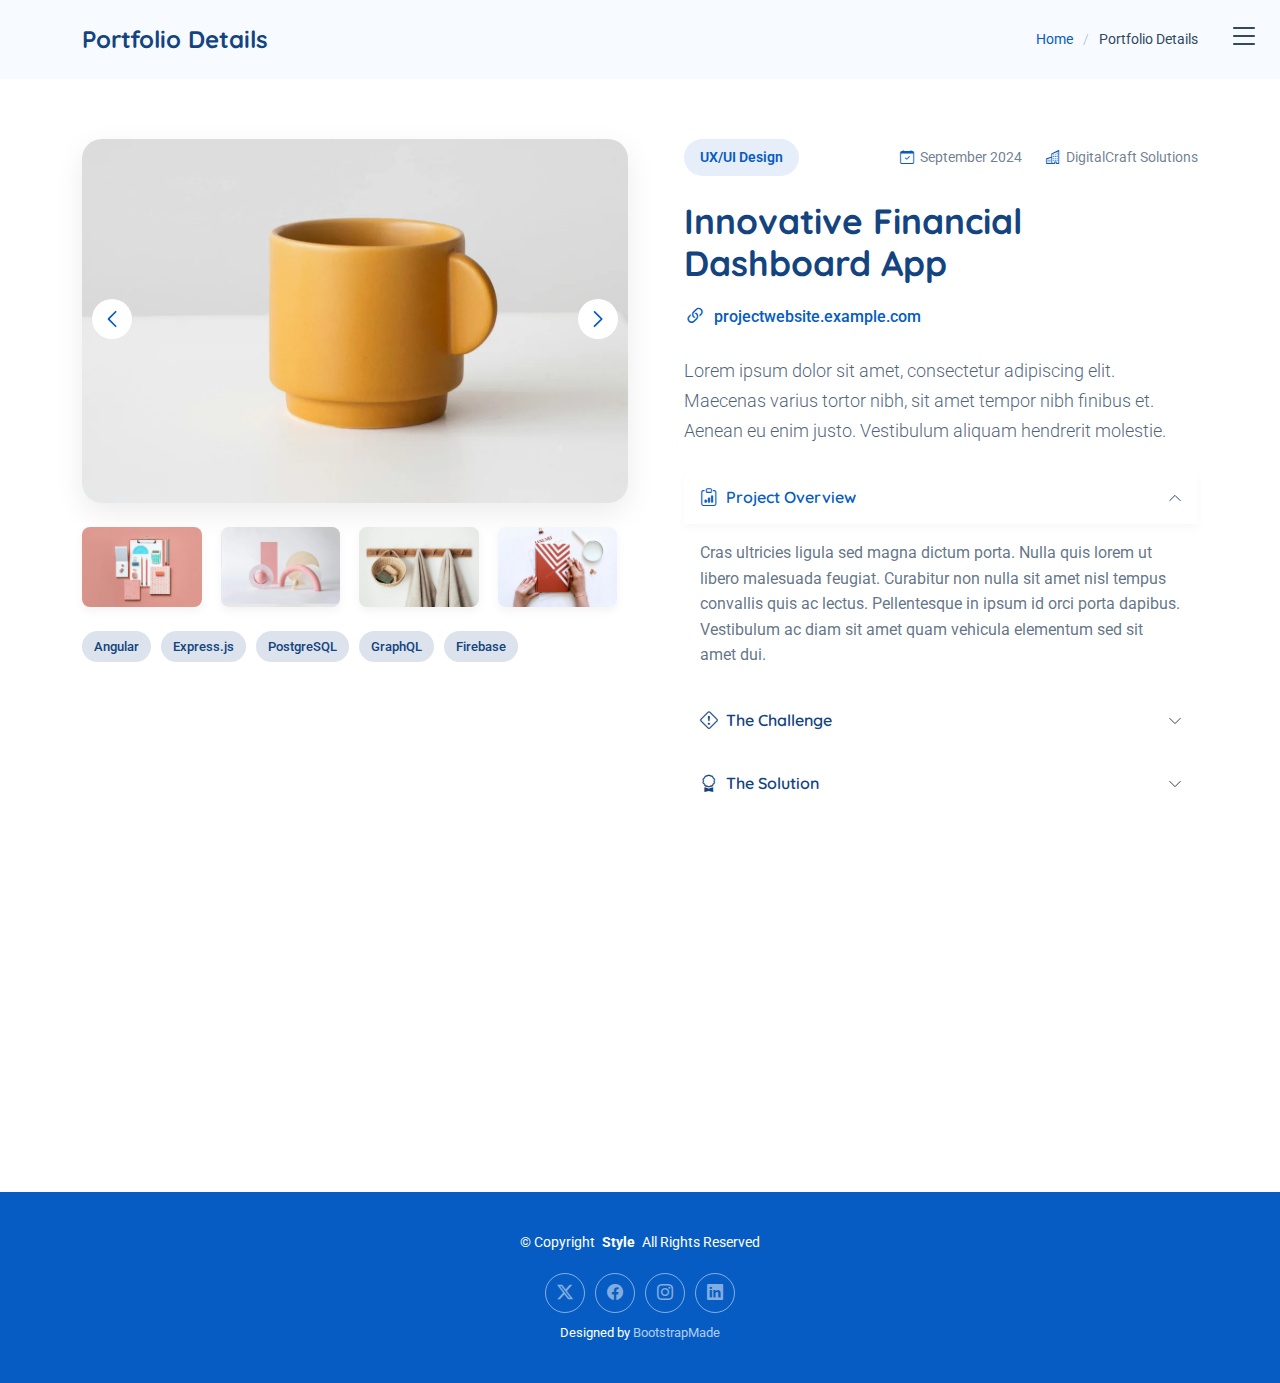
<file: Style/portfolio-details.html>
<!DOCTYPE html>
<html lang="en">

<head>
  <meta charset="utf-8">
  <meta content="width=device-width, initial-scale=1.0" name="viewport">
  <title>Portfolio Details - Style Bootstrap Template</title>
  <meta name="description" content="">
  <meta name="keywords" content="">

  <!-- Favicons -->
  <link href="assets/img/favicon.png" rel="icon">
  <link href="assets/img/apple-touch-icon.png" rel="apple-touch-icon">

  <!-- Fonts -->
  <link href="https://fonts.googleapis.com" rel="preconnect">
  <link href="https://fonts.gstatic.com" rel="preconnect" crossorigin>
  <link href="https://fonts.googleapis.com/css2?family=Roboto:ital,wght@0,100;0,300;0,400;0,500;0,700;0,900;1,100;1,300;1,400;1,500;1,700;1,900&family=Open+Sans:ital,wght@0,300;0,400;0,500;0,600;0,700;0,800;1,300;1,400;1,500;1,600;1,700;1,800&family=Quicksand:wght@300;400;500;600;700&display=swap" rel="stylesheet">

  <!-- Vendor CSS Files -->
  <link href="assets/vendor/bootstrap/css/bootstrap.min.css" rel="stylesheet">
  <link href="assets/vendor/bootstrap-icons/bootstrap-icons.css" rel="stylesheet">
  <link href="assets/vendor/aos/aos.css" rel="stylesheet">
  <link href="assets/vendor/glightbox/css/glightbox.min.css" rel="stylesheet">
  <link href="assets/vendor/swiper/swiper-bundle.min.css" rel="stylesheet">

  <!-- Main CSS File -->
  <link href="assets/css/main.css" rel="stylesheet">

  <!-- =======================================================
  * Template Name: Style
  * Template URL: https://bootstrapmade.com/style-bootstrap-portfolio-template/
  * Updated: Jul 02 2025 with Bootstrap v5.3.7
  * Author: BootstrapMade.com
  * License: https://bootstrapmade.com/license/
  ======================================================== -->
</head>

<body class="portfolio-details-page">

  <header id="header" class="header d-flex align-items-center fixed-top">
    <div class="container-fluid position-relative d-flex align-items-center justify-content-between">

      <a href="index.html" class="logo d-flex align-items-center">
        <!-- Uncomment the line below if you also wish to use an image logo -->
        <!-- <img src="assets/img/logo.webp" alt=""> -->
        <!-- Uncomment the line below if you also wish to use an text logo -->
        <!-- <h1 class="sitename">Style</h1>  -->
      </a>

      <nav id="navmenu" class="navmenu">

        <div class="profile-img">
          <img src="assets/img/profile/profile-square-1.webp" alt="" class="img-fluid rounded-circle">
        </div>

        <a href="index.html" class="logo d-flex align-items-center justify-content-center">
          <!-- Uncomment the line below if you also wish to use an image logo -->
          <!-- <img src="assets/img/logo.webp" alt=""> -->
          <h1 class="sitename">Alex Smith</h1>
        </a>

        <div class="social-links text-center">
          <a href="#" class="twitter"><i class="bi bi-twitter-x"></i></a>
          <a href="#" class="facebook"><i class="bi bi-facebook"></i></a>
          <a href="#" class="instagram"><i class="bi bi-instagram"></i></a>
          <a href="#" class="google-plus"><i class="bi bi-skype"></i></a>
          <a href="#" class="linkedin"><i class="bi bi-linkedin"></i></a>
        </div>

        <ul>
          <li><a href="#hero">Home</a></li>
          <li><a href="#about">About</a></li>
          <li><a href="#resume">Resume</a></li>
          <li><a href="#portfolio">Portfolio</a></li>
          <li><a href="#services">Services</a></li>
          <li class="dropdown"><a href="#"><span>Dropdown</span> <i class="bi bi-chevron-down toggle-dropdown"></i></a>
            <ul>
              <li><a href="#">Dropdown 1</a></li>
              <li class="dropdown"><a href="#"><span>Deep Dropdown</span> <i class="bi bi-chevron-down toggle-dropdown"></i></a>
                <ul>
                  <li><a href="#">Deep Dropdown 1</a></li>
                  <li><a href="#">Deep Dropdown 2</a></li>
                  <li><a href="#">Deep Dropdown 3</a></li>
                  <li><a href="#">Deep Dropdown 4</a></li>
                  <li><a href="#">Deep Dropdown 5</a></li>
                </ul>
              </li>
              <li><a href="#">Dropdown 2</a></li>
              <li><a href="#">Dropdown 3</a></li>
              <li><a href="#">Dropdown 4</a></li>
            </ul>
          </li>
          <li><a href="#contact">Contact</a></li>
        </ul>
        <i class="mobile-nav-toggle d-xl-none bi bi-list"></i>
      </nav>

    </div>
  </header>

  <main class="main">

    <!-- Page Title -->
    <div class="page-title light-background">
      <div class="container d-lg-flex justify-content-between align-items-center">
        <h1 class="mb-2 mb-lg-0">Portfolio Details</h1>
        <nav class="breadcrumbs">
          <ol>
            <li><a href="index.html">Home</a></li>
            <li class="current">Portfolio Details</li>
          </ol>
        </nav>
      </div>
    </div><!-- End Page Title -->

    <!-- Portfolio Details Section -->
    <section id="portfolio-details" class="portfolio-details section">

      <div class="container" data-aos="fade-up" data-aos-delay="100">

        <div class="row gy-4">
          <div class="col-lg-6" data-aos="fade-right">
            <div class="portfolio-details-media">
              <div class="main-image">
                <div class="portfolio-details-slider swiper init-swiper" data-aos="zoom-in">
                  <script type="application/json" class="swiper-config">
                    {
                      "loop": true,
                      "speed": 1000,
                      "autoplay": {
                        "delay": 6000
                      },
                      "effect": "creative",
                      "creativeEffect": {
                        "prev": {
                          "shadow": true,
                          "translate": [0, 0, -400]
                        },
                        "next": {
                          "translate": ["100%", 0, 0]
                        }
                      },
                      "slidesPerView": 1,
                      "navigation": {
                        "nextEl": ".swiper-button-next",
                        "prevEl": ".swiper-button-prev"
                      }
                    }
                  </script>
                  <div class="swiper-wrapper">
                    <div class="swiper-slide">
                      <img src="assets/img/portfolio/portfolio-5.webp" alt="Portfolio Image" class="img-fluid">
                    </div>
                    <div class="swiper-slide">
                      <img src="assets/img/portfolio/portfolio-7.webp" alt="Portfolio Image" class="img-fluid">
                    </div>
                    <div class="swiper-slide">
                      <img src="assets/img/portfolio/portfolio-8.webp" alt="Portfolio Image" class="img-fluid">
                    </div>
                  </div>
                  <div class="swiper-button-prev"></div>
                  <div class="swiper-button-next"></div>
                </div>
              </div>

              <div class="thumbnail-grid" data-aos="fade-up" data-aos-delay="200">
                <div class="row g-2 mt-3">
                  <div class="col-3">
                    <img src="assets/img/portfolio/portfolio-4.webp" alt="Gallery Image" class="img-fluid glightbox">
                  </div>
                  <div class="col-3">
                    <img src="assets/img/portfolio/portfolio-6.webp" alt="Gallery Image" class="img-fluid glightbox">
                  </div>
                  <div class="col-3">
                    <img src="assets/img/portfolio/portfolio-11.webp" alt="Gallery Image" class="img-fluid glightbox">
                  </div>
                  <div class="col-3">
                    <img src="assets/img/portfolio/portfolio-12.webp" alt="Gallery Image" class="img-fluid glightbox">
                  </div>
                </div>
              </div>

              <div class="tech-stack-badges" data-aos="fade-up" data-aos-delay="300">
                <span>Angular</span>
                <span>Express.js</span>
                <span>PostgreSQL</span>
                <span>GraphQL</span>
                <span>Firebase</span>
              </div>
            </div>
          </div>

          <div class="col-lg-6" data-aos="fade-left">
            <div class="portfolio-details-content">
              <div class="project-meta">
                <div class="badge-wrapper">
                  <span class="project-badge">UX/UI Design</span>
                </div>
                <div class="date-client">
                  <div class="meta-item">
                    <i class="bi bi-calendar-check"></i>
                    <span>September 2024</span>
                  </div>
                  <div class="meta-item">
                    <i class="bi bi-buildings"></i>
                    <span>DigitalCraft Solutions</span>
                  </div>
                </div>
              </div>

              <h2 class="project-title">Innovative Financial Dashboard App</h2>

              <div class="project-website">
                <i class="bi bi-link-45deg"></i>
                <a href="#" target="_blank">projectwebsite.example.com</a>
              </div>

              <div class="project-overview">
                <p class="lead">
                  Lorem ipsum dolor sit amet, consectetur adipiscing elit. Maecenas varius tortor nibh, sit amet tempor nibh finibus et. Aenean eu enim justo. Vestibulum aliquam hendrerit molestie.
                </p>

                <div class="accordion project-accordion" id="portfolio-details-projectAccordion">
                  <div class="accordion-item" data-aos="fade-up">
                    <h2 class="accordion-header">
                      <button class="accordion-button" type="button" data-bs-toggle="collapse" data-bs-target="#portfolio-details-collapse-1" aria-expanded="true" aria-controls="collapseOne">
                        <i class="bi bi-clipboard-data me-2"></i> Project Overview
                      </button>
                    </h2>
                    <div id="portfolio-details-collapse-1" class="accordion-collapse collapse show" data-bs-parent="#portfolio-details-projectAccordion">
                      <div class="accordion-body">
                        <p>Cras ultricies ligula sed magna dictum porta. Nulla quis lorem ut libero malesuada feugiat. Curabitur non nulla sit amet nisl tempus convallis quis ac lectus. Pellentesque in ipsum id orci porta dapibus. Vestibulum ac diam sit amet quam vehicula elementum sed sit amet dui.</p>
                      </div>
                    </div>
                  </div>

                  <div class="accordion-item" data-aos="fade-up" data-aos-delay="100">
                    <h2 class="accordion-header">
                      <button class="accordion-button collapsed" type="button" data-bs-toggle="collapse" data-bs-target="#portfolio-details-collapse-2" aria-expanded="false" aria-controls="collapseTwo">
                        <i class="bi bi-exclamation-diamond me-2"></i> The Challenge
                      </button>
                    </h2>
                    <div id="portfolio-details-collapse-2" class="accordion-collapse collapse" data-bs-parent="#portfolio-details-projectAccordion">
                      <div class="accordion-body">
                        <p>Mauris blandit aliquet elit, eget tincidunt nibh pulvinar a. Vivamus suscipit tortor eget felis porttitor volutpat. Curabitur aliquet quam id dui posuere blandit. Praesent sapien massa, convallis a pellentesque nec, egestas non nisi. Sed porttitor lectus nibh.</p>
                      </div>
                    </div>
                  </div>

                  <div class="accordion-item" data-aos="fade-up" data-aos-delay="200">
                    <h2 class="accordion-header">
                      <button class="accordion-button collapsed" type="button" data-bs-toggle="collapse" data-bs-target="#portfolio-details-collapse-3" aria-expanded="false" aria-controls="collapseThree">
                        <i class="bi bi-award me-2"></i> The Solution
                      </button>
                    </h2>
                    <div id="portfolio-details-collapse-3" class="accordion-collapse collapse" data-bs-parent="#portfolio-details-projectAccordion">
                      <div class="accordion-body">
                        <p>Donec sollicitudin molestie malesuada. Curabitur arcu erat, accumsan id imperdiet et, porttitor at sem. Vestibulum ante ipsum primis in faucibus orci luctus et ultrices posuere cubilia Curae; Donec velit neque, auctor sit amet aliquam vel, ullamcorper sit amet ligula.</p>
                      </div>
                    </div>
                  </div>
                </div>
              </div>

              <div class="project-features" data-aos="fade-up" data-aos-delay="300">
                <h3><i class="bi bi-stars"></i> Key Features</h3>
                <div class="row g-3">
                  <div class="col-md-6">
                    <ul class="feature-list">
                      <li><i class="bi bi-check2-circle"></i> Real-time Data Visualization</li>
                      <li><i class="bi bi-check2-circle"></i> User Role Management</li>
                      <li><i class="bi bi-check2-circle"></i> Secure Authentication</li>
                    </ul>
                  </div>
                  <div class="col-md-6">
                    <ul class="feature-list">
                      <li><i class="bi bi-check2-circle"></i> Customizable Dashboards</li>
                      <li><i class="bi bi-check2-circle"></i> Data Export Options</li>
                      <li><i class="bi bi-check2-circle"></i> Multi-device Support</li>
                    </ul>
                  </div>
                </div>
              </div>

              <div class="cta-buttons" data-aos="fade-up" data-aos-delay="400">
                <a href="#" class="btn-view-project">View Live Project</a>
                <a href="#" class="btn-next-project">Next Project <i class="bi bi-arrow-right"></i></a>
              </div>
            </div>
          </div>
        </div>

      </div>

    </section><!-- /Portfolio Details Section -->

  </main>

  <footer id="footer" class="footer dark-background">

    <div class="container">
      <div class="copyright text-center ">
        <p>© <span>Copyright</span> <strong class="px-1 sitename">Style</strong> <span>All Rights Reserved</span></p>
      </div>
      <div class="social-links d-flex justify-content-center">
        <a href=""><i class="bi bi-twitter-x"></i></a>
        <a href=""><i class="bi bi-facebook"></i></a>
        <a href=""><i class="bi bi-instagram"></i></a>
        <a href=""><i class="bi bi-linkedin"></i></a>
      </div>
      <div class="credits">
        <!-- All the links in the footer should remain intact. -->
        <!-- You can delete the links only if you've purchased the pro version. -->
        <!-- Licensing information: https://bootstrapmade.com/license/ -->
        <!-- Purchase the pro version with working PHP/AJAX contact form: [buy-url] -->
        Designed by <a href="https://bootstrapmade.com/">BootstrapMade</a>
      </div>
    </div>

  </footer>

  <!-- Scroll Top -->
  <a href="#" id="scroll-top" class="scroll-top d-flex align-items-center justify-content-center"><i class="bi bi-arrow-up-short"></i></a>

  <!-- Vendor JS Files -->
  <script src="assets/vendor/bootstrap/js/bootstrap.bundle.min.js"></script>
  <script src="assets/vendor/php-email-form/validate.js"></script>
  <script src="assets/vendor/aos/aos.js"></script>
  <script src="assets/vendor/purecounter/purecounter_vanilla.js"></script>
  <script src="assets/vendor/typed.js/typed.umd.js"></script>
  <script src="assets/vendor/waypoints/noframework.waypoints.js"></script>
  <script src="assets/vendor/glightbox/js/glightbox.min.js"></script>
  <script src="assets/vendor/imagesloaded/imagesloaded.pkgd.min.js"></script>
  <script src="assets/vendor/isotope-layout/isotope.pkgd.min.js"></script>
  <script src="assets/vendor/swiper/swiper-bundle.min.js"></script>

  <!-- Main JS File -->
  <script src="assets/js/main.js"></script>

</body>

</html>
</file>
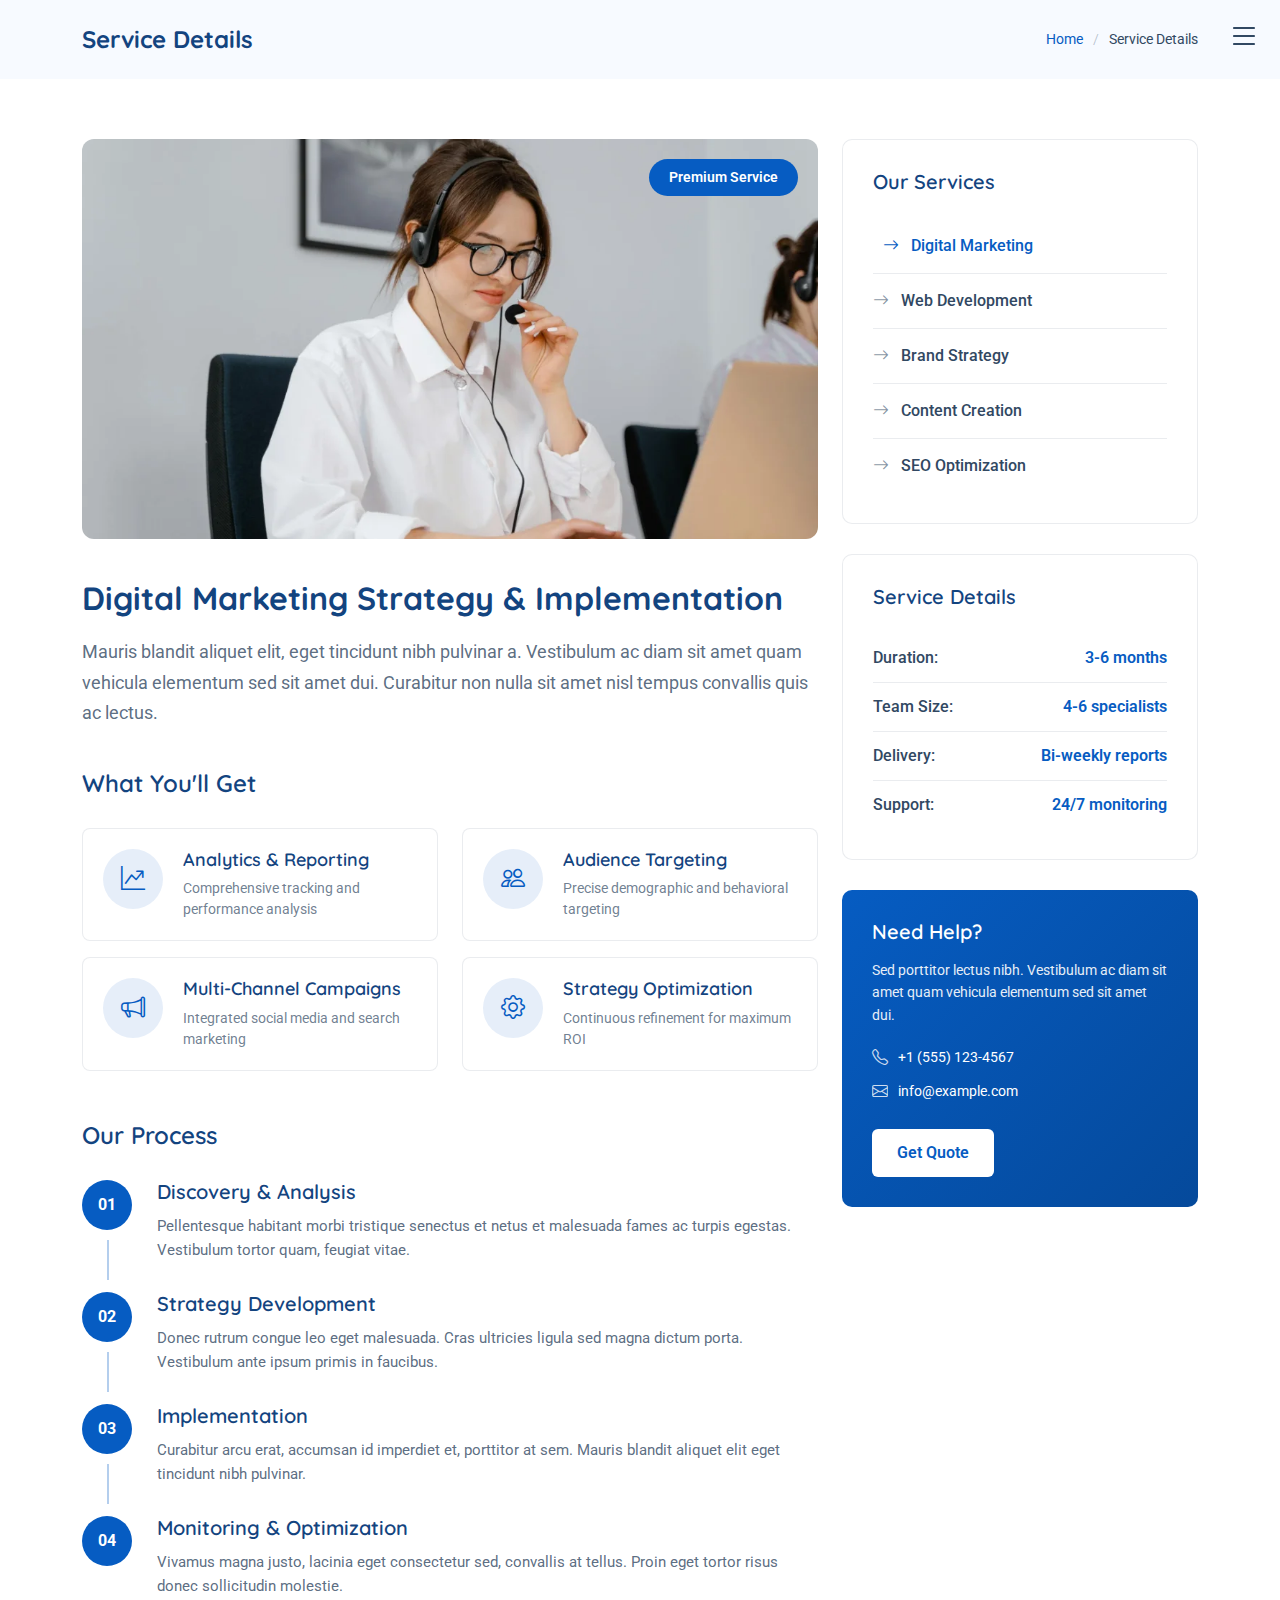
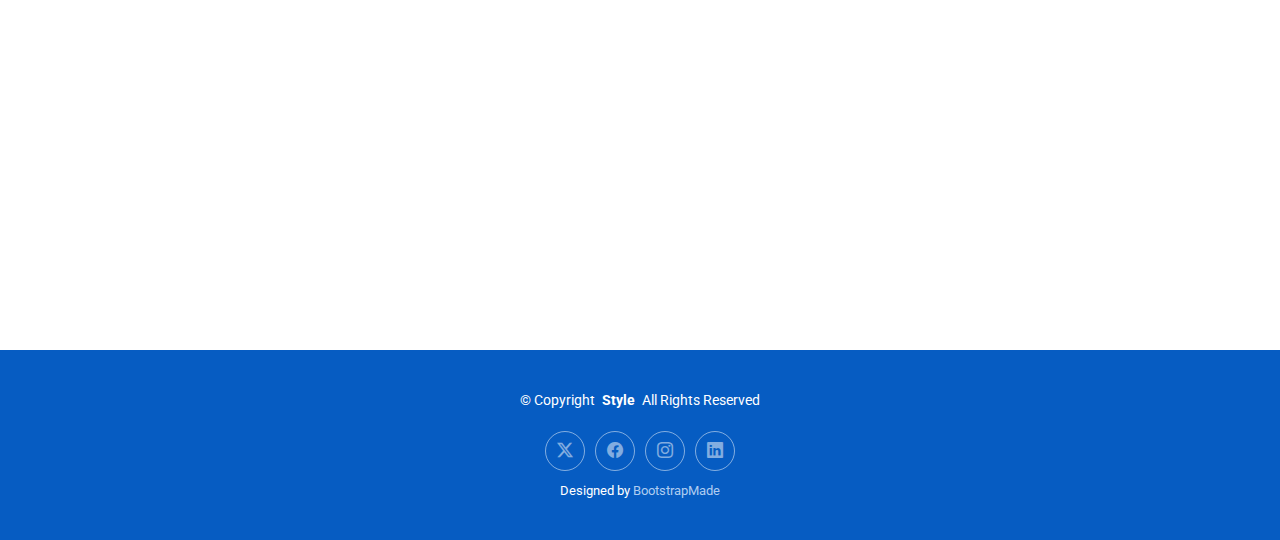
<file: Style/service-details.html>
<!DOCTYPE html>
<html lang="en">

<head>
  <meta charset="utf-8">
  <meta content="width=device-width, initial-scale=1.0" name="viewport">
  <title>Service Details - Style Bootstrap Template</title>
  <meta name="description" content="">
  <meta name="keywords" content="">

  <!-- Favicons -->
  <link href="assets/img/favicon.png" rel="icon">
  <link href="assets/img/apple-touch-icon.png" rel="apple-touch-icon">

  <!-- Fonts -->
  <link href="https://fonts.googleapis.com" rel="preconnect">
  <link href="https://fonts.gstatic.com" rel="preconnect" crossorigin>
  <link href="https://fonts.googleapis.com/css2?family=Roboto:ital,wght@0,100;0,300;0,400;0,500;0,700;0,900;1,100;1,300;1,400;1,500;1,700;1,900&family=Open+Sans:ital,wght@0,300;0,400;0,500;0,600;0,700;0,800;1,300;1,400;1,500;1,600;1,700;1,800&family=Quicksand:wght@300;400;500;600;700&display=swap" rel="stylesheet">

  <!-- Vendor CSS Files -->
  <link href="assets/vendor/bootstrap/css/bootstrap.min.css" rel="stylesheet">
  <link href="assets/vendor/bootstrap-icons/bootstrap-icons.css" rel="stylesheet">
  <link href="assets/vendor/aos/aos.css" rel="stylesheet">
  <link href="assets/vendor/glightbox/css/glightbox.min.css" rel="stylesheet">
  <link href="assets/vendor/swiper/swiper-bundle.min.css" rel="stylesheet">

  <!-- Main CSS File -->
  <link href="assets/css/main.css" rel="stylesheet">

  <!-- =======================================================
  * Template Name: Style
  * Template URL: https://bootstrapmade.com/style-bootstrap-portfolio-template/
  * Updated: Jul 02 2025 with Bootstrap v5.3.7
  * Author: BootstrapMade.com
  * License: https://bootstrapmade.com/license/
  ======================================================== -->
</head>

<body class="service-details-page">

  <header id="header" class="header d-flex align-items-center fixed-top">
    <div class="container-fluid position-relative d-flex align-items-center justify-content-between">

      <a href="index.html" class="logo d-flex align-items-center">
        <!-- Uncomment the line below if you also wish to use an image logo -->
        <!-- <img src="assets/img/logo.webp" alt=""> -->
        <!-- Uncomment the line below if you also wish to use an text logo -->
        <!-- <h1 class="sitename">Style</h1>  -->
      </a>

      <nav id="navmenu" class="navmenu">

        <div class="profile-img">
          <img src="assets/img/profile/profile-square-1.webp" alt="" class="img-fluid rounded-circle">
        </div>

        <a href="index.html" class="logo d-flex align-items-center justify-content-center">
          <!-- Uncomment the line below if you also wish to use an image logo -->
          <!-- <img src="assets/img/logo.webp" alt=""> -->
          <h1 class="sitename">Alex Smith</h1>
        </a>

        <div class="social-links text-center">
          <a href="#" class="twitter"><i class="bi bi-twitter-x"></i></a>
          <a href="#" class="facebook"><i class="bi bi-facebook"></i></a>
          <a href="#" class="instagram"><i class="bi bi-instagram"></i></a>
          <a href="#" class="google-plus"><i class="bi bi-skype"></i></a>
          <a href="#" class="linkedin"><i class="bi bi-linkedin"></i></a>
        </div>

        <ul>
          <li><a href="#hero">Home</a></li>
          <li><a href="#about">About</a></li>
          <li><a href="#resume">Resume</a></li>
          <li><a href="#portfolio">Portfolio</a></li>
          <li><a href="#services">Services</a></li>
          <li class="dropdown"><a href="#"><span>Dropdown</span> <i class="bi bi-chevron-down toggle-dropdown"></i></a>
            <ul>
              <li><a href="#">Dropdown 1</a></li>
              <li class="dropdown"><a href="#"><span>Deep Dropdown</span> <i class="bi bi-chevron-down toggle-dropdown"></i></a>
                <ul>
                  <li><a href="#">Deep Dropdown 1</a></li>
                  <li><a href="#">Deep Dropdown 2</a></li>
                  <li><a href="#">Deep Dropdown 3</a></li>
                  <li><a href="#">Deep Dropdown 4</a></li>
                  <li><a href="#">Deep Dropdown 5</a></li>
                </ul>
              </li>
              <li><a href="#">Dropdown 2</a></li>
              <li><a href="#">Dropdown 3</a></li>
              <li><a href="#">Dropdown 4</a></li>
            </ul>
          </li>
          <li><a href="#contact">Contact</a></li>
        </ul>
        <i class="mobile-nav-toggle d-xl-none bi bi-list"></i>
      </nav>

    </div>
  </header>

  <main class="main">

    <!-- Page Title -->
    <div class="page-title light-background">
      <div class="container d-lg-flex justify-content-between align-items-center">
        <h1 class="mb-2 mb-lg-0">Service Details</h1>
        <nav class="breadcrumbs">
          <ol>
            <li><a href="index.html">Home</a></li>
            <li class="current">Service Details</li>
          </ol>
        </nav>
      </div>
    </div><!-- End Page Title -->

    <!-- Service Details Section -->
    <section id="service-details" class="service-details section">

      <div class="container" data-aos="fade-up" data-aos-delay="100">

        <div class="row gy-5">

          <div class="col-lg-8" data-aos="fade-up" data-aos-delay="200">
            <div class="service-hero">
              <img src="assets/img/services/services-7.webp" alt="" class="img-fluid">
              <div class="service-badge">
                <span>Premium Service</span>
              </div>
            </div>

            <div class="service-content">
              <div class="service-header">
                <h2>Digital Marketing Strategy &amp; Implementation</h2>
                <p class="service-intro">Mauris blandit aliquet elit, eget tincidunt nibh pulvinar a. Vestibulum ac diam sit amet quam vehicula elementum sed sit amet dui. Curabitur non nulla sit amet nisl tempus convallis quis ac lectus.</p>
              </div>

              <div class="service-features">
                <h4>What You'll Get</h4>
                <div class="row gy-3">
                  <div class="col-md-6">
                    <div class="feature-item">
                      <div class="feature-icon">
                        <i class="bi bi-graph-up-arrow"></i>
                      </div>
                      <div class="feature-content">
                        <h5>Analytics &amp; Reporting</h5>
                        <p>Comprehensive tracking and performance analysis</p>
                      </div>
                    </div>
                  </div>
                  <div class="col-md-6">
                    <div class="feature-item">
                      <div class="feature-icon">
                        <i class="bi bi-people"></i>
                      </div>
                      <div class="feature-content">
                        <h5>Audience Targeting</h5>
                        <p>Precise demographic and behavioral targeting</p>
                      </div>
                    </div>
                  </div>
                  <div class="col-md-6">
                    <div class="feature-item">
                      <div class="feature-icon">
                        <i class="bi bi-megaphone"></i>
                      </div>
                      <div class="feature-content">
                        <h5>Multi-Channel Campaigns</h5>
                        <p>Integrated social media and search marketing</p>
                      </div>
                    </div>
                  </div>
                  <div class="col-md-6">
                    <div class="feature-item">
                      <div class="feature-icon">
                        <i class="bi bi-gear"></i>
                      </div>
                      <div class="feature-content">
                        <h5>Strategy Optimization</h5>
                        <p>Continuous refinement for maximum ROI</p>
                      </div>
                    </div>
                  </div>
                </div>
              </div>

              <div class="service-process">
                <h4>Our Process</h4>
                <div class="process-steps">
                  <div class="process-step">
                    <div class="step-number">01</div>
                    <div class="step-content">
                      <h5>Discovery &amp; Analysis</h5>
                      <p>Pellentesque habitant morbi tristique senectus et netus et malesuada fames ac turpis egestas. Vestibulum tortor quam, feugiat vitae.</p>
                    </div>
                  </div>
                  <div class="process-step">
                    <div class="step-number">02</div>
                    <div class="step-content">
                      <h5>Strategy Development</h5>
                      <p>Donec rutrum congue leo eget malesuada. Cras ultricies ligula sed magna dictum porta. Vestibulum ante ipsum primis in faucibus.</p>
                    </div>
                  </div>
                  <div class="process-step">
                    <div class="step-number">03</div>
                    <div class="step-content">
                      <h5>Implementation</h5>
                      <p>Curabitur arcu erat, accumsan id imperdiet et, porttitor at sem. Mauris blandit aliquet elit eget tincidunt nibh pulvinar.</p>
                    </div>
                  </div>
                  <div class="process-step">
                    <div class="step-number">04</div>
                    <div class="step-content">
                      <h5>Monitoring &amp; Optimization</h5>
                      <p>Vivamus magna justo, lacinia eget consectetur sed, convallis at tellus. Proin eget tortor risus donec sollicitudin molestie.</p>
                    </div>
                  </div>
                </div>
              </div>

              <div class="service-gallery" data-aos="fade-up" data-aos-delay="300">
                <h4>Project Showcase</h4>
                <div class="row gy-3">
                  <div class="col-md-4">
                    <img src="assets/img/services/services-2.webp" alt="" class="img-fluid rounded">
                  </div>
                  <div class="col-md-4">
                    <img src="assets/img/services/services-8.webp" alt="" class="img-fluid rounded">
                  </div>
                  <div class="col-md-4">
                    <img src="assets/img/services/services-11.webp" alt="" class="img-fluid rounded">
                  </div>
                </div>
              </div>
            </div>
          </div>

          <div class="col-lg-4" data-aos="fade-up" data-aos-delay="400">
            <div class="service-sidebar">

              <div class="service-menu">
                <h4>Our Services</h4>
                <div class="menu-list">
                  <a href="#" class="menu-item active">
                    <i class="bi bi-arrow-right"></i>
                    <span>Digital Marketing</span>
                  </a>
                  <a href="#" class="menu-item">
                    <i class="bi bi-arrow-right"></i>
                    <span>Web Development</span>
                  </a>
                  <a href="#" class="menu-item">
                    <i class="bi bi-arrow-right"></i>
                    <span>Brand Strategy</span>
                  </a>
                  <a href="#" class="menu-item">
                    <i class="bi bi-arrow-right"></i>
                    <span>Content Creation</span>
                  </a>
                  <a href="#" class="menu-item">
                    <i class="bi bi-arrow-right"></i>
                    <span>SEO Optimization</span>
                  </a>
                </div>
              </div>

              <div class="service-info">
                <h4>Service Details</h4>
                <div class="info-list">
                  <div class="info-item">
                    <span class="info-label">Duration:</span>
                    <span class="info-value">3-6 months</span>
                  </div>
                  <div class="info-item">
                    <span class="info-label">Team Size:</span>
                    <span class="info-value">4-6 specialists</span>
                  </div>
                  <div class="info-item">
                    <span class="info-label">Delivery:</span>
                    <span class="info-value">Bi-weekly reports</span>
                  </div>
                  <div class="info-item">
                    <span class="info-label">Support:</span>
                    <span class="info-value">24/7 monitoring</span>
                  </div>
                </div>
              </div>

              <div class="contact-card">
                <div class="contact-content">
                  <h4>Need Help?</h4>
                  <p>Sed porttitor lectus nibh. Vestibulum ac diam sit amet quam vehicula elementum sed sit amet dui.</p>
                  <div class="contact-info">
                    <div class="contact-item">
                      <i class="bi bi-telephone"></i>
                      <span>+1 (555) 123-4567</span>
                    </div>
                    <div class="contact-item">
                      <i class="bi bi-envelope"></i>
                      <span>info@example.com</span>
                    </div>
                  </div>
                  <a href="#" class="btn btn-primary">Get Quote</a>
                </div>
              </div>

            </div>
          </div>

        </div>

      </div>

    </section><!-- /Service Details Section -->

  </main>

  <footer id="footer" class="footer dark-background">

    <div class="container">
      <div class="copyright text-center ">
        <p>© <span>Copyright</span> <strong class="px-1 sitename">Style</strong> <span>All Rights Reserved</span></p>
      </div>
      <div class="social-links d-flex justify-content-center">
        <a href=""><i class="bi bi-twitter-x"></i></a>
        <a href=""><i class="bi bi-facebook"></i></a>
        <a href=""><i class="bi bi-instagram"></i></a>
        <a href=""><i class="bi bi-linkedin"></i></a>
      </div>
      <div class="credits">
        <!-- All the links in the footer should remain intact. -->
        <!-- You can delete the links only if you've purchased the pro version. -->
        <!-- Licensing information: https://bootstrapmade.com/license/ -->
        <!-- Purchase the pro version with working PHP/AJAX contact form: [buy-url] -->
        Designed by <a href="https://bootstrapmade.com/">BootstrapMade</a>
      </div>
    </div>

  </footer>

  <!-- Scroll Top -->
  <a href="#" id="scroll-top" class="scroll-top d-flex align-items-center justify-content-center"><i class="bi bi-arrow-up-short"></i></a>

  <!-- Vendor JS Files -->
  <script src="assets/vendor/bootstrap/js/bootstrap.bundle.min.js"></script>
  <script src="assets/vendor/php-email-form/validate.js"></script>
  <script src="assets/vendor/aos/aos.js"></script>
  <script src="assets/vendor/purecounter/purecounter_vanilla.js"></script>
  <script src="assets/vendor/typed.js/typed.umd.js"></script>
  <script src="assets/vendor/waypoints/noframework.waypoints.js"></script>
  <script src="assets/vendor/glightbox/js/glightbox.min.js"></script>
  <script src="assets/vendor/imagesloaded/imagesloaded.pkgd.min.js"></script>
  <script src="assets/vendor/isotope-layout/isotope.pkgd.min.js"></script>
  <script src="assets/vendor/swiper/swiper-bundle.min.js"></script>

  <!-- Main JS File -->
  <script src="assets/js/main.js"></script>

</body>

</html>
</file>
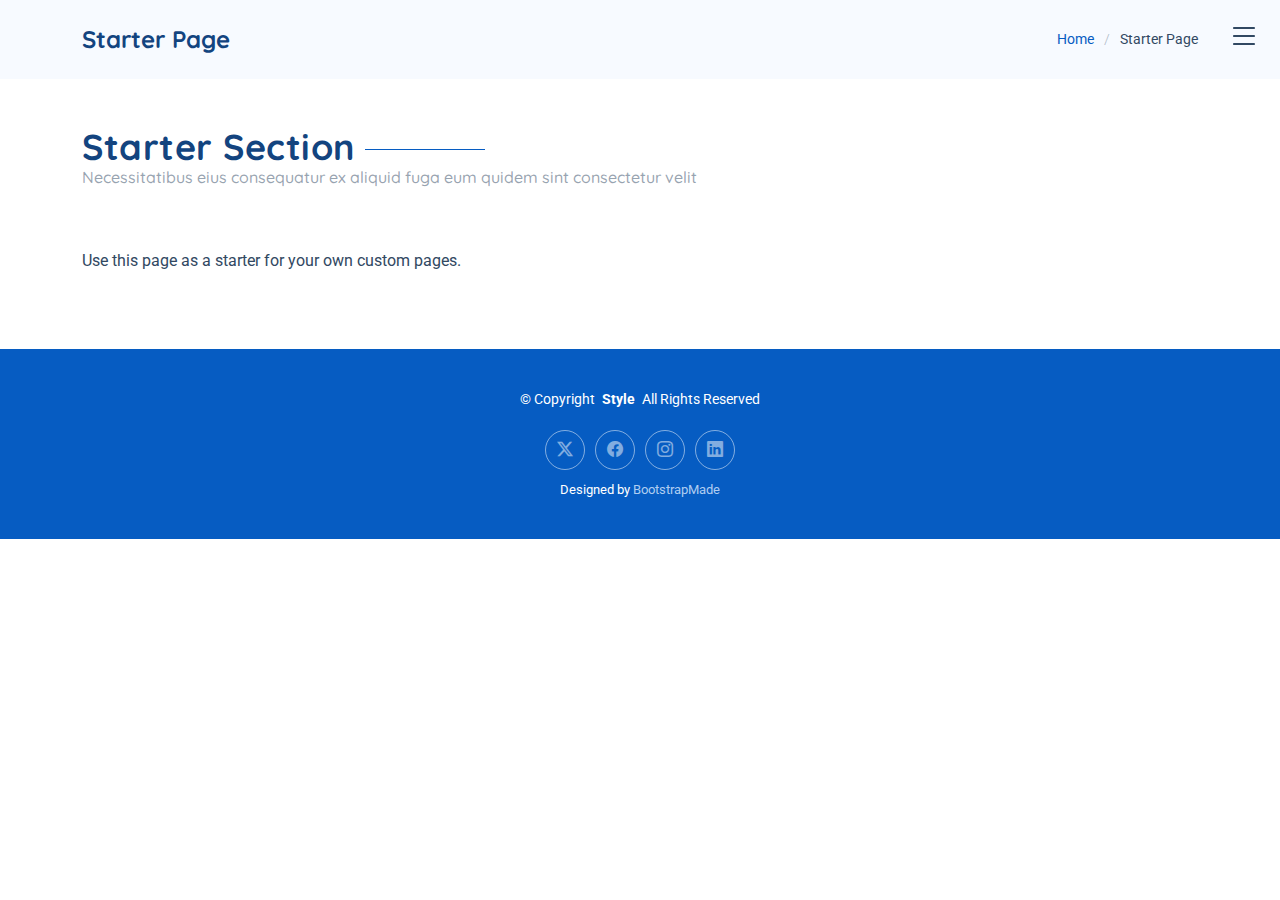
<file: Style/starter-page.html>
<!DOCTYPE html>
<html lang="en">

<head>
  <meta charset="utf-8">
  <meta content="width=device-width, initial-scale=1.0" name="viewport">
  <title>Starter Page - Style Bootstrap Template</title>
  <meta name="description" content="">
  <meta name="keywords" content="">

  <!-- Favicons -->
  <link href="assets/img/favicon.png" rel="icon">
  <link href="assets/img/apple-touch-icon.png" rel="apple-touch-icon">

  <!-- Fonts -->
  <link href="https://fonts.googleapis.com" rel="preconnect">
  <link href="https://fonts.gstatic.com" rel="preconnect" crossorigin>
  <link href="https://fonts.googleapis.com/css2?family=Roboto:ital,wght@0,100;0,300;0,400;0,500;0,700;0,900;1,100;1,300;1,400;1,500;1,700;1,900&family=Open+Sans:ital,wght@0,300;0,400;0,500;0,600;0,700;0,800;1,300;1,400;1,500;1,600;1,700;1,800&family=Quicksand:wght@300;400;500;600;700&display=swap" rel="stylesheet">

  <!-- Vendor CSS Files -->
  <link href="assets/vendor/bootstrap/css/bootstrap.min.css" rel="stylesheet">
  <link href="assets/vendor/bootstrap-icons/bootstrap-icons.css" rel="stylesheet">
  <link href="assets/vendor/aos/aos.css" rel="stylesheet">
  <link href="assets/vendor/glightbox/css/glightbox.min.css" rel="stylesheet">
  <link href="assets/vendor/swiper/swiper-bundle.min.css" rel="stylesheet">

  <!-- Main CSS File -->
  <link href="assets/css/main.css" rel="stylesheet">

  <!-- =======================================================
  * Template Name: Style
  * Template URL: https://bootstrapmade.com/style-bootstrap-portfolio-template/
  * Updated: Jul 02 2025 with Bootstrap v5.3.7
  * Author: BootstrapMade.com
  * License: https://bootstrapmade.com/license/
  ======================================================== -->
</head>

<body class="starter-page-page">

  <header id="header" class="header d-flex align-items-center fixed-top">
    <div class="container-fluid position-relative d-flex align-items-center justify-content-between">

      <a href="index.html" class="logo d-flex align-items-center">
        <!-- Uncomment the line below if you also wish to use an image logo -->
        <!-- <img src="assets/img/logo.webp" alt=""> -->
        <!-- Uncomment the line below if you also wish to use an text logo -->
        <!-- <h1 class="sitename">Style</h1>  -->
      </a>

      <nav id="navmenu" class="navmenu">

        <div class="profile-img">
          <img src="assets/img/profile/profile-square-1.webp" alt="" class="img-fluid rounded-circle">
        </div>

        <a href="index.html" class="logo d-flex align-items-center justify-content-center">
          <!-- Uncomment the line below if you also wish to use an image logo -->
          <!-- <img src="assets/img/logo.webp" alt=""> -->
          <h1 class="sitename">Alex Smith</h1>
        </a>

        <div class="social-links text-center">
          <a href="#" class="twitter"><i class="bi bi-twitter-x"></i></a>
          <a href="#" class="facebook"><i class="bi bi-facebook"></i></a>
          <a href="#" class="instagram"><i class="bi bi-instagram"></i></a>
          <a href="#" class="google-plus"><i class="bi bi-skype"></i></a>
          <a href="#" class="linkedin"><i class="bi bi-linkedin"></i></a>
        </div>

        <ul>
          <li><a href="#hero">Home</a></li>
          <li><a href="#about">About</a></li>
          <li><a href="#resume">Resume</a></li>
          <li><a href="#portfolio">Portfolio</a></li>
          <li><a href="#services">Services</a></li>
          <li class="dropdown"><a href="#"><span>Dropdown</span> <i class="bi bi-chevron-down toggle-dropdown"></i></a>
            <ul>
              <li><a href="#">Dropdown 1</a></li>
              <li class="dropdown"><a href="#"><span>Deep Dropdown</span> <i class="bi bi-chevron-down toggle-dropdown"></i></a>
                <ul>
                  <li><a href="#">Deep Dropdown 1</a></li>
                  <li><a href="#">Deep Dropdown 2</a></li>
                  <li><a href="#">Deep Dropdown 3</a></li>
                  <li><a href="#">Deep Dropdown 4</a></li>
                  <li><a href="#">Deep Dropdown 5</a></li>
                </ul>
              </li>
              <li><a href="#">Dropdown 2</a></li>
              <li><a href="#">Dropdown 3</a></li>
              <li><a href="#">Dropdown 4</a></li>
            </ul>
          </li>
          <li><a href="#contact">Contact</a></li>
        </ul>
        <i class="mobile-nav-toggle d-xl-none bi bi-list"></i>
      </nav>

    </div>
  </header>

  <main class="main">

    <!-- Page Title -->
    <div class="page-title light-background">
      <div class="container d-lg-flex justify-content-between align-items-center">
        <h1 class="mb-2 mb-lg-0">Starter Page</h1>
        <nav class="breadcrumbs">
          <ol>
            <li><a href="index.html">Home</a></li>
            <li class="current">Starter Page</li>
          </ol>
        </nav>
      </div>
    </div><!-- End Page Title -->

    <!-- Starter Section Section -->
    <section id="starter-section" class="starter-section section">

      <!-- Section Title -->
      <div class="container section-title">
        <h2>Starter Section</h2>
        <p>Necessitatibus eius consequatur ex aliquid fuga eum quidem sint consectetur velit</p>
      </div><!-- End Section Title -->

      <div class="container" data-aos="fade-up">
        <p>Use this page as a starter for your own custom pages.</p>
      </div>

    </section><!-- /Starter Section Section -->

  </main>

  <footer id="footer" class="footer dark-background">

    <div class="container">
      <div class="copyright text-center ">
        <p>© <span>Copyright</span> <strong class="px-1 sitename">Style</strong> <span>All Rights Reserved</span></p>
      </div>
      <div class="social-links d-flex justify-content-center">
        <a href=""><i class="bi bi-twitter-x"></i></a>
        <a href=""><i class="bi bi-facebook"></i></a>
        <a href=""><i class="bi bi-instagram"></i></a>
        <a href=""><i class="bi bi-linkedin"></i></a>
      </div>
      <div class="credits">
        <!-- All the links in the footer should remain intact. -->
        <!-- You can delete the links only if you've purchased the pro version. -->
        <!-- Licensing information: https://bootstrapmade.com/license/ -->
        <!-- Purchase the pro version with working PHP/AJAX contact form: [buy-url] -->
        Designed by <a href="https://bootstrapmade.com/">BootstrapMade</a>
      </div>
    </div>

  </footer>

  <!-- Scroll Top -->
  <a href="#" id="scroll-top" class="scroll-top d-flex align-items-center justify-content-center"><i class="bi bi-arrow-up-short"></i></a>

  <!-- Vendor JS Files -->
  <script src="assets/vendor/bootstrap/js/bootstrap.bundle.min.js"></script>
  <script src="assets/vendor/php-email-form/validate.js"></script>
  <script src="assets/vendor/aos/aos.js"></script>
  <script src="assets/vendor/purecounter/purecounter_vanilla.js"></script>
  <script src="assets/vendor/typed.js/typed.umd.js"></script>
  <script src="assets/vendor/waypoints/noframework.waypoints.js"></script>
  <script src="assets/vendor/glightbox/js/glightbox.min.js"></script>
  <script src="assets/vendor/imagesloaded/imagesloaded.pkgd.min.js"></script>
  <script src="assets/vendor/isotope-layout/isotope.pkgd.min.js"></script>
  <script src="assets/vendor/swiper/swiper-bundle.min.js"></script>

  <!-- Main JS File -->
  <script src="assets/js/main.js"></script>

</body>

</html>
</file>
<file: Style/assets/css/custom.css>
h1{
    font-family: 'Times New Roman', Times, serif;
    font-size: 40px;
    font-weight: 600;
    line-height: 2.4;
    letter-spacing: 30px;
    padding: 15px;
    margin: 10px;
    border-style: double;
    border-radius: 25px;
    box-shadow: 5px 10px;
}

h2{
    font-family: Arial, Helvetica, sans-serif;
    font-size: 30px;
    font-weight: 500;
    line-height: 2;
    letter-spacing: 20px;
    padding: 20px;
    margin: 15px;
    border-style: dotted;
    border-radius: 10px;
    box-shadow: 10px 5px;
}

h3{
    font-family: 'Courier New', Courier, monospace;
    font-size: 20px;
    font-weight: 400;
    line-height: 1.6;
    letter-spacing: 15px;
    padding: 30px;
    margin: 20px;
    border-style: dashed;
    border-radius: 50px;
    box-shadow: 10px 20px;
}

p{
    font-family: Verdana, Geneva, Tahoma, sans-serif;
    font-size: 16px;
    font-weight: 300;
    line-height: 1.2;
    letter-spacing: 0px;
}

a{
    color: blueviolet;
    text-decoration: underline;
    background-color: rgb(233, 8, 8);
    font-family: 'Times New Roman', Times, serif;
    font-size: 40px;
    font-weight: 600;
}

a:hover{
    color: rgb(226, 43, 43);
    text-decoration: overline;
    background-color: rgb(74, 48, 140);
    font-family: Arial, Helvetica, sans-serif;
    font-size: 30px;
    font-weight: 500;
}

a:active{
    color: rgb(220, 226, 43);
    text-decoration: dotted;
    background-color: rgb(116, 23, 108);
    font-family: Verdana, Geneva, Tahoma, sans-serif;
    font-size: 20px;
    font-weight: 300;
}

.action-buttons {
    background-color: rgb(139, 243, 28);
    border-radius: 2px;
    color: rgb(219, 11, 84);
    padding: 12px 28px;
    text-align: center;
    font-size: 16px;
    cursor: pointer;
}

.action-buttons:hover {
    background-color: rgb(222, 219, 17);
    border-radius: 4px;
    color: rgb(25, 188, 166);
    padding: 16px;
    text-align: center;
    font-size: 20px;
    cursor: pointer;
}

.action-buttons:active {
    background-color: rgb(151, 18, 111);
    border-radius: 5px;
    color: rgb(148, 148, 45);
    padding: 15px 32px;
    text-align: center;
    font-size: 12px;
    cursor: pointer;
}

.badge-list{
  background-color: brown;
  color: aqua;
  padding: 10px 15px;
  text-align: center;
  border-radius: 10px;
}

ul{
  margin: 10px;
  padding: 40px;
}

iframe {
    border: none;
}
</file>
<file: Style/assets/css/main.css>
/**
* Template Name: Style
* Template URL: https://bootstrapmade.com/style-bootstrap-portfolio-template/
* Updated: Jul 02 2025 with Bootstrap v5.3.7
* Author: BootstrapMade.com
* License: https://bootstrapmade.com/license/
*/

@charset "UTF-8";

/*--------------------------------------------------------------
# Font & Color Variables
# Help: https://bootstrapmade.com/color-system/
--------------------------------------------------------------*/
/* Fonts */
:root {
  --default-font: "Roboto",  system-ui, -apple-system, "Segoe UI", Roboto, "Helvetica Neue", Arial, "Noto Sans", "Liberation Sans", sans-serif, "Apple Color Emoji", "Segoe UI Emoji", "Segoe UI Symbol", "Noto Color Emoji";
  --heading-font: "Quicksand",  sans-serif;
  --nav-font: "Open Sans",  sans-serif;
}

/* Global Colors - The following color variables are used throughout the website. Updating them here will change the color scheme of the entire website */
:root { 
  --background-color: #ffffff; /* Background color for the entire website, including individual sections */
  --default-color: #314862; /* Default color used for the majority of the text content across the entire website */
  --heading-color: #13447f; /* Color for headings, subheadings and title throughout the website */
  --accent-color: #065cc2; /* Accent color that represents your brand on the website. It's used for buttons, links, and other elements that need to stand out */
  --surface-color: #ffffff; /* The surface color is used as a background of boxed elements within sections, such as cards, icon boxes, or other elements that require a visual separation from the global background. */
  --contrast-color: #ffffff; /* Contrast color for text, ensuring readability against backgrounds of accent, heading, or default colors. */
}

/* Nav Menu Colors - The following color variables are used specifically for the navigation menu. They are separate from the global colors to allow for more customization options */
:root {
  --nav-color: #314862;  /* The default color of the main navmenu links */
  --nav-hover-color: #065cc2; /* Applied to main navmenu links when they are hovered over or active */
  --nav-mobile-background-color: #11427d; /* Used as the background color for mobile navigation menu */
  --nav-dropdown-background-color: #065cc2; /* Used as the background color for dropdown items that appear when hovering over primary navigation items */
  --nav-dropdown-color: #acc4e0; /* Used for navigation links of the dropdown items in the navigation menu. */
  --nav-dropdown-hover-color: #ffffff; /* Similar to --nav-hover-color, this color is applied to dropdown navigation links when they are hovered over. */
}

/* Color Presets - These classes override global colors when applied to any section or element, providing reuse of the sam color scheme. */

.light-background {
  --background-color: #f7faff;
  --surface-color: #ffffff;
}

.dark-background {
  --background-color: #065cc2;
  --default-color: #ffffff;
  --heading-color: #ffffff;
  --accent-color: #afcdf1;
  --surface-color: #2973cc;
  --contrast-color: #ffffff;
}

/* Smooth scroll */
:root {
  scroll-behavior: smooth;
}

/*--------------------------------------------------------------
# General Styling & Shared Classes
--------------------------------------------------------------*/
body {
  color: var(--default-color);
  background-color: var(--background-color);
  font-family: var(--default-font);
}

a {
  color: var(--accent-color);
  text-decoration: none;
  transition: 0.3s;
}

a:hover {
  color: color-mix(in srgb, var(--accent-color), transparent 25%);
  text-decoration: none;
}

h1,
h2,
h3,
h4,
h5,
h6 {
  color: var(--heading-color);
  font-family: var(--heading-font);
}

/* PHP Email Form Messages
------------------------------*/
.php-email-form .error-message {
  display: none;
  background: #df1529;
  color: #ffffff;
  text-align: left;
  padding: 15px;
  margin-bottom: 24px;
  font-weight: 600;
}

.php-email-form .sent-message {
  display: none;
  color: #ffffff;
  background: #059652;
  text-align: center;
  padding: 15px;
  margin-bottom: 24px;
  font-weight: 600;
}

.php-email-form .loading {
  display: none;
  background: var(--surface-color);
  text-align: center;
  padding: 15px;
  margin-bottom: 24px;
}

.php-email-form .loading:before {
  content: "";
  display: inline-block;
  border-radius: 50%;
  width: 24px;
  height: 24px;
  margin: 0 10px -6px 0;
  border: 3px solid var(--accent-color);
  border-top-color: var(--surface-color);
  animation: php-email-form-loading 1s linear infinite;
}

@keyframes php-email-form-loading {
  0% {
    transform: rotate(0deg);
  }

  100% {
    transform: rotate(360deg);
  }
}

/*--------------------------------------------------------------
# Global Header
--------------------------------------------------------------*/
.header {
  --background-color: rgba(255, 255, 255, 0);
  color: var(--default-color);
  background-color: var(--background-color);
  padding: 15px 0;
  transition: all 0.5s;
  z-index: 997;
}

.header .logo {
  line-height: 1;
}

.header .logo img {
  max-height: 32px;
  margin-right: 8px;
}

.header .logo h1 {
  font-size: 30px;
  margin: 0;
  font-weight: 700;
  color: var(--heading-color);
}

/*--------------------------------------------------------------
# Navigation Menu
--------------------------------------------------------------*/
/* Navmenu */
.mobile-nav-toggle {
  color: var(--nav-color);
  position: fixed;
  top: 20px;
  right: 20px;
  font-size: 32px;
  line-height: 0;
  cursor: pointer;
  display: block !important;
  z-index: 998;
  transition: 0.3s;
}

.mobile-nav-toggle:hover {
  color: var(--nav-hover-color);
}

.navmenu {
  position: fixed;
  top: 0;
  bottom: 0;
  right: -300px;
  z-index: 997;
  transition: 0.3s;
  width: 300px;
  overflow: hidden;
}

.navmenu .profile-img img {
  margin: 15px auto;
  display: block;
  width: 160px;
  border: 8px solid color-mix(in srgb, var(--contrast-color), transparent 85%);
}

.navmenu .logo {
  line-height: 1;
  margin-bottom: 15px;
}

.navmenu .logo img {
  max-height: 32px;
  margin-right: 8px;
}

.navmenu .logo h1 {
  font-size: 24px;
  margin: 0;
  font-weight: 700;
  color: var(--contrast-color);
}

.navmenu .social-links {
  margin: 0 0 20px 0;
}

.navmenu .social-links a {
  font-size: 16px;
  display: inline-flex;
  align-items: center;
  justify-content: center;
  padding: 0;
  background: color-mix(in srgb, var(--contrast-color), transparent 90%);
  color: var(--contrast-color);
  margin: 0 2px;
  border-radius: 50%;
  width: 40px;
  height: 40px;
  transition: 0.3s;
}

.navmenu .social-links a i {
  margin: 0;
}

.navmenu .social-links a:hover {
  color: var(--contrast-color);
  background: var(--accent-color);
}

.navmenu ul {
  display: block;
  list-style: none;
  padding: 10px 0;
  margin: 0;
  overflow-y: auto;
  transition: 0.3s;
  z-index: 998;
}

.navmenu a,
.navmenu a:focus {
  color: var(--nav-dropdown-color);
  padding: 10px 20px;
  font-family: var(--nav-font);
  font-size: 17px;
  font-weight: 500;
  display: flex;
  align-items: center;
  justify-content: space-between;
  white-space: nowrap;
  transition: 0.3s;
}

.navmenu a i,
.navmenu a:focus i {
  font-size: 12px;
  line-height: 0;
  margin-left: 5px;
  width: 30px;
  height: 30px;
  display: flex;
  align-items: center;
  justify-content: center;
  border-radius: 50%;
  transition: 0.3s;
  background-color: color-mix(in srgb, var(--accent-color), transparent 90%);
}

.navmenu a i:hover,
.navmenu a:focus i:hover {
  background-color: var(--accent-color);
  color: var(--contrast-color);
}

.navmenu a:hover,
.navmenu .active,
.navmenu .active:focus {
  color: var(--nav-dropdown-hover-color);
}

.navmenu .active i,
.navmenu .active:focus i {
  background-color: var(--accent-color);
  color: var(--contrast-color);
  transform: rotate(180deg);
}

.navmenu .dropdown ul {
  position: static;
  display: none;
  z-index: 99;
  padding: 10px 0;
  margin: 10px 20px;
  box-shadow: none;
  transition: all 0.5s ease-in-out;
}

.navmenu .dropdown>.dropdown-active {
  display: block;
  background-color: var(--nav-dropdown-background-color);
  border: 1px solid color-mix(in srgb, var(--nav-dropdown-color), transparent 90%);
}

.mobile-nav-active {
  overflow: hidden;
}

.mobile-nav-active .mobile-nav-toggle {
  right: 310px;
  font-size: 36px;
}

.mobile-nav-active .navmenu {
  position: fixed;
  overflow: hidden;
  top: 0;
  bottom: 0;
  right: 0;
  background-color: var(--nav-mobile-background-color);
  transition: 0.3s;
}

/*--------------------------------------------------------------
# Global Footer
--------------------------------------------------------------*/
.footer {
  color: var(--default-color);
  background-color: var(--background-color);
  font-size: 14px;
  padding: 40px 0;
  position: relative;
}

.footer .copyright p {
  margin-bottom: 0;
}

.footer .social-links {
  margin-top: 20px;
}

.footer .social-links a {
  display: flex;
  align-items: center;
  justify-content: center;
  width: 40px;
  height: 40px;
  border-radius: 50%;
  border: 1px solid color-mix(in srgb, var(--default-color), transparent 50%);
  font-size: 16px;
  color: color-mix(in srgb, var(--default-color), transparent 50%);
  margin: 0 5px;
  transition: 0.3s;
}

.footer .social-links a:hover {
  color: var(--accent-color);
  border-color: var(--accent-color);
}

.footer .credits {
  margin-top: 10px;
  font-size: 13px;
  text-align: center;
}

/*--------------------------------------------------------------
# Scroll Top Button
--------------------------------------------------------------*/
.scroll-top {
  position: fixed;
  visibility: hidden;
  opacity: 0;
  right: 15px;
  bottom: -15px;
  z-index: 99999;
  background-color: var(--accent-color);
  width: 44px;
  height: 44px;
  border-radius: 50px;
  transition: all 0.4s;
}

.scroll-top i {
  font-size: 24px;
  color: var(--contrast-color);
  line-height: 0;
}

.scroll-top:hover {
  background-color: color-mix(in srgb, var(--accent-color), transparent 20%);
  color: var(--contrast-color);
}

.scroll-top.active {
  visibility: visible;
  opacity: 1;
  bottom: 15px;
}

/*--------------------------------------------------------------
# Disable aos animation delay on mobile devices
--------------------------------------------------------------*/
@media screen and (max-width: 768px) {
  [data-aos-delay] {
    transition-delay: 0 !important;
  }
}

/*--------------------------------------------------------------
# Global Page Titles & Breadcrumbs
--------------------------------------------------------------*/
.page-title {
  color: var(--default-color);
  background-color: var(--background-color);
  padding: 25px 0;
  position: relative;
}

.page-title h1 {
  font-size: 24px;
  font-weight: 700;
}

.page-title .breadcrumbs ol {
  display: flex;
  flex-wrap: wrap;
  list-style: none;
  padding: 0;
  margin: 0;
  font-size: 14px;
  font-weight: 400;
}

.page-title .breadcrumbs ol li+li {
  padding-left: 10px;
}

.page-title .breadcrumbs ol li+li::before {
  content: "/";
  display: inline-block;
  padding-right: 10px;
  color: color-mix(in srgb, var(--default-color), transparent 70%);
}

/*--------------------------------------------------------------
# Global Sections
--------------------------------------------------------------*/
section,
.section {
  color: var(--default-color);
  background-color: var(--background-color);
  padding: 60px 0;
  overflow: clip;
}

/*--------------------------------------------------------------
# Global Section Titles
--------------------------------------------------------------*/
.section-title {
  padding-bottom: 60px;
  position: relative;
}

.section-title h2 {
  font-size: 36px;
  font-weight: 700;
  padding: 0;
  line-height: 1px;
  margin: 0;
  letter-spacing: 0.5px;
  position: relative;
}

.section-title h2::after {
  content: "";
  width: 120px;
  height: 1px;
  display: inline-block;
  background: var(--accent-color);
  margin: 10px 10px;
}

.section-title p {
  color: color-mix(in srgb, var(--default-color), transparent 50%);
  margin: 5px 0 0 0;
  font-size: 16px;
  font-weight: 500;
  font-family: var(--heading-font);
}

/*--------------------------------------------------------------
# Hero Section
--------------------------------------------------------------*/
.hero {
  padding: 120px 0;
  position: relative;
  overflow: hidden;
  min-height: 100vh;
  display: flex;
  align-items: center;
}

.hero::before {
  content: "";
  position: absolute;
  top: 0;
  left: 0;
  right: 0;
  bottom: 0;
  background: url("../img/bg/abstract-bg-1.webp") no-repeat center center;
  background-size: cover;
  opacity: 0.08;
  z-index: 1;
}

.hero .container {
  position: relative;
  z-index: 2;
}

@media (max-width: 991px) {
  .hero .hero-content {
    padding: 60px 30px;
    text-align: center;
  }
}

@media (max-width: 576px) {
  .hero .hero-content {
    padding: 40px 20px;
  }
}

.hero .content-wrapper {
  max-width: 600px;
}

.hero .hero-title {
  font-size: 3.5rem;
  font-weight: 700;
  margin-bottom: 1.5rem;
  line-height: 1.2;
}

@media (max-width: 768px) {
  .hero .hero-title {
    font-size: 2.8rem;
  }
}

@media (max-width: 576px) {
  .hero .hero-title {
    font-size: 2.2rem;
  }
}

.hero .hero-title .typed {
  color: var(--accent-color);
  position: relative;
}

.hero .lead {
  font-size: 1.2rem;
  color: color-mix(in srgb, var(--default-color), transparent 20%);
  margin-bottom: 3rem;
  line-height: 1.6;
}

@media (max-width: 768px) {
  .hero .lead {
    font-size: 1.1rem;
    margin-bottom: 2rem;
  }
}

.hero .hero-stats {
  display: flex;
  gap: 2rem;
  margin-bottom: 3rem;
}

@media (max-width: 768px) {
  .hero .hero-stats {
    justify-content: center;
    gap: 1.5rem;
    margin-bottom: 2rem;
  }
}

@media (max-width: 576px) {
  .hero .hero-stats {
    flex-direction: column;
    gap: 1rem;
  }
}

.hero .hero-stats .stat-item {
  display: flex;
  flex-direction: column;
  align-items: center;
}

.hero .hero-stats .stat-item .purecounter {
  font-size: 2rem;
  font-weight: 700;
  color: var(--accent-color);
  line-height: 1;
}

.hero .hero-stats .stat-item .stat-label {
  font-size: 0.9rem;
  color: color-mix(in srgb, var(--default-color), transparent 40%);
  margin-top: 0.25rem;
}

.hero .hero-actions {
  display: flex;
  gap: 1rem;
  margin-bottom: 3rem;
}

@media (max-width: 768px) {
  .hero .hero-actions {
    justify-content: center;
    margin-bottom: 2rem;
  }
}

@media (max-width: 576px) {
  .hero .hero-actions {
    flex-direction: column;
    align-items: center;
  }
}

.hero .hero-actions .btn {
  padding: 12px 30px;
  font-weight: 600;
  border-radius: 50px;
  text-decoration: none;
  transition: all 0.3s ease;
}

.hero .hero-actions .btn.btn-primary {
  background-color: var(--accent-color);
  color: var(--contrast-color);
  border: 2px solid var(--accent-color);
}

.hero .hero-actions .btn.btn-primary:hover {
  background-color: transparent;
  color: var(--accent-color);
}

.hero .hero-actions .btn.btn-outline {
  background-color: transparent;
  color: var(--default-color);
  border: 2px solid color-mix(in srgb, var(--default-color), transparent 70%);
}

.hero .hero-actions .btn.btn-outline:hover {
  background-color: var(--accent-color);
  color: var(--contrast-color);
  border-color: var(--accent-color);
}

.hero .social-links {
  display: flex;
  gap: 1rem;
}

@media (max-width: 768px) {
  .hero .social-links {
    justify-content: center;
  }
}

.hero .social-links a {
  width: 45px;
  height: 45px;
  display: flex;
  align-items: center;
  justify-content: center;
  border-radius: 50%;
  background-color: var(--surface-color);
  color: var(--default-color);
  text-decoration: none;
  transition: all 0.3s ease;
  box-shadow: 0 2px 10px color-mix(in srgb, var(--default-color), transparent 90%);
}

.hero .social-links a:hover {
  background-color: var(--accent-color);
  color: var(--contrast-color);
  transform: translateY(-3px);
}

.hero .social-links a i {
  font-size: 1.2rem;
}

.hero .hero-image {
  position: relative;
  display: flex;
  align-items: center;
  justify-content: center;
  padding: 60px 30px;
}

@media (max-width: 991px) {
  .hero .hero-image {
    min-height: auto;
    padding: 40px 30px;
  }
}

.hero .image-container {
  position: relative;
  max-width: 500px;
  width: 100%;
}

.hero .hero-main-image {
  border-radius: 20px;
  box-shadow: 0 20px 60px color-mix(in srgb, var(--default-color), transparent 85%);
  position: relative;
  z-index: 2;
}

.hero .image-overlay {
  position: absolute;
  top: 20px;
  left: 20px;
  right: -20px;
  bottom: -20px;
  background: linear-gradient(45deg, var(--accent-color), color-mix(in srgb, var(--accent-color), transparent 30%));
  border-radius: 20px;
  z-index: 1;
}

.hero .floating-elements {
  position: absolute;
  top: 0;
  left: 0;
  right: 0;
  bottom: 0;
  z-index: 3;
}

.hero .floating-card {
  position: absolute;
  background-color: var(--surface-color);
  padding: 15px 20px;
  border-radius: 15px;
  box-shadow: 0 10px 30px color-mix(in srgb, var(--default-color), transparent 90%);
  display: flex;
  align-items: center;
  gap: 10px;
  white-space: nowrap;
  animation: float 6s ease-in-out infinite;
}

@media (max-width: 768px) {
  .hero .floating-card {
    padding: 10px 15px;
    font-size: 0.9rem;
  }
}

.hero .floating-card i {
  font-size: 1.5rem;
  color: var(--accent-color);
}

@media (max-width: 768px) {
  .hero .floating-card i {
    font-size: 1.2rem;
  }
}

.hero .floating-card span {
  font-weight: 600;
  color: var(--default-color);
}

.hero .floating-card.card-1 {
  top: 10%;
  left: -10%;
  animation-delay: 0s;
}

@media (max-width: 768px) {
  .hero .floating-card.card-1 {
    top: 5%;
    left: -5%;
  }
}

.hero .floating-card.card-2 {
  top: 60%;
  right: -15%;
  animation-delay: 2s;
}

@media (max-width: 768px) {
  .hero .floating-card.card-2 {
    top: 70%;
    right: -10%;
  }
}

.hero .floating-card.card-3 {
  bottom: 15%;
  left: -5%;
  animation-delay: 4s;
}

@media (max-width: 768px) {
  .hero .floating-card.card-3 {
    bottom: 10%;
    left: 0%;
  }
}

@keyframes float {

  0%,
  100% {
    transform: translateY(0px);
  }

  50% {
    transform: translateY(-20px);
  }
}

/*--------------------------------------------------------------
# About Section
--------------------------------------------------------------*/
.about .profile-image-wrapper {
  position: relative;
}

.about .profile-image-wrapper .profile-image {
  position: relative;
  width: 280px;
  height: 280px;
  margin: 0 auto 40px;
  border-radius: 50%;
  overflow: hidden;
  border: 5px solid var(--accent-color);
  box-shadow: 0 10px 30px color-mix(in srgb, var(--accent-color), transparent 80%);
}

.about .profile-image-wrapper .profile-image img {
  width: 100%;
  height: 100%;
  object-fit: cover;
}

@media (max-width: 768px) {
  .about .profile-image-wrapper .profile-image {
    width: 200px;
    height: 200px;
  }
}

.about .profile-image-wrapper .signature-section {
  text-align: center;
}

.about .profile-image-wrapper .signature-section .signature {
  max-width: 200px;
  height: auto;
  margin-bottom: 15px;
  opacity: 0.8;
}

.about .profile-image-wrapper .signature-section .quote {
  font-style: italic;
  color: color-mix(in srgb, var(--default-color), transparent 30%);
  font-size: 14px;
  margin: 0;
  max-width: 250px;
  margin: 0 auto;
}

.about .about-content .intro {
  margin-bottom: 40px;
}

.about .about-content .intro h2 {
  font-size: 2.5rem;
  margin-bottom: 20px;
  font-weight: 700;
}

@media (max-width: 768px) {
  .about .about-content .intro h2 {
    font-size: 2rem;
    text-align: center;
  }
}

.about .about-content .intro p {
  font-size: 16px;
  line-height: 1.7;
  color: color-mix(in srgb, var(--default-color), transparent 20%);
}

@media (max-width: 768px) {
  .about .about-content .intro p {
    text-align: center;
  }
}

.about .about-content .skills-grid {
  display: grid;
  grid-template-columns: repeat(auto-fit, minmax(200px, 1fr));
  gap: 20px;
  margin-bottom: 40px;
}

.about .about-content .skills-grid .skill-item {
  text-align: center;
  padding: 20px;
  border-radius: 10px;
  background: color-mix(in srgb, var(--accent-color), transparent 94%);
  border: 1px solid color-mix(in srgb, var(--accent-color), transparent 85%);
  transition: all 0.3s ease;
}

.about .about-content .skills-grid .skill-item:hover {
  transform: translateY(-5px);
  box-shadow: 0 10px 25px color-mix(in srgb, var(--accent-color), transparent 85%);
}

.about .about-content .skills-grid .skill-item .skill-icon {
  width: 60px;
  height: 60px;
  margin: 0 auto 15px;
  display: flex;
  align-items: center;
  justify-content: center;
  background: var(--accent-color);
  border-radius: 50%;
  color: var(--contrast-color);
  font-size: 24px;
}

.about .about-content .skills-grid .skill-item h4 {
  font-size: 18px;
  margin-bottom: 10px;
  color: var(--heading-color);
}

.about .about-content .skills-grid .skill-item p {
  font-size: 14px;
  color: color-mix(in srgb, var(--default-color), transparent 30%);
  margin: 0;
}

.about .about-content .journey-timeline {
  margin-bottom: 40px;
}

.about .about-content .journey-timeline .timeline-item {
  display: flex;
  align-items: center;
  margin-bottom: 20px;
  padding: 15px;
  border-left: 3px solid var(--accent-color);
  background: color-mix(in srgb, var(--surface-color), transparent 30%);
  border-radius: 0 8px 8px 0;
  transition: all 0.3s ease;
}

.about .about-content .journey-timeline .timeline-item:hover {
  background: color-mix(in srgb, var(--accent-color), transparent 95%);
  border-left-color: color-mix(in srgb, var(--accent-color), transparent 10%);
}

.about .about-content .journey-timeline .timeline-item:last-child {
  margin-bottom: 0;
}

.about .about-content .journey-timeline .timeline-item .year {
  font-weight: 700;
  color: var(--accent-color);
  font-size: 18px;
  min-width: 80px;
  margin-right: 20px;
}

.about .about-content .journey-timeline .timeline-item .description {
  color: color-mix(in srgb, var(--default-color), transparent 20%);
  font-size: 15px;
  line-height: 1.5;
}

@media (max-width: 576px) {
  .about .about-content .journey-timeline .timeline-item {
    flex-direction: column;
    align-items: flex-start;
  }

  .about .about-content .journey-timeline .timeline-item .year {
    margin-right: 0;
    margin-bottom: 8px;
  }
}

.about .about-content .cta-section .fun-fact {
  display: flex;
  align-items: center;
  justify-content: center;
  margin-bottom: 30px;
  padding: 15px 25px;
  background: color-mix(in srgb, var(--accent-color), transparent 94%);
  border-radius: 50px;
  border: 1px solid color-mix(in srgb, var(--accent-color), transparent 85%);
}

.about .about-content .cta-section .fun-fact .emoji {
  font-size: 20px;
  margin-right: 10px;
}

.about .about-content .cta-section .fun-fact .text {
  color: color-mix(in srgb, var(--default-color), transparent 20%);
  font-size: 14px;
  font-weight: 500;
}

@media (max-width: 768px) {
  .about .about-content .cta-section .fun-fact {
    justify-content: center;
    text-align: center;
  }
}

.about .about-content .cta-section .action-buttons {
  display: flex;
  gap: 15px;
  justify-content: center;
}

@media (max-width: 576px) {
  .about .about-content .cta-section .action-buttons {
    flex-direction: column;
    align-items: center;
  }
}

.about .about-content .cta-section .action-buttons .btn {
  padding: 12px 30px;
  font-weight: 600;
  border-radius: 50px;
  text-decoration: none;
  transition: all 0.3s ease;
  font-size: 15px;
}

.about .about-content .cta-section .action-buttons .btn.btn-primary {
  background: var(--accent-color);
  color: var(--contrast-color);
  border: 2px solid var(--accent-color);
}

.about .about-content .cta-section .action-buttons .btn.btn-primary:hover {
  background: color-mix(in srgb, var(--accent-color), black 10%);
  border-color: color-mix(in srgb, var(--accent-color), black 10%);
  transform: translateY(-2px);
}

.about .about-content .cta-section .action-buttons .btn.btn-outline {
  background: transparent;
  color: var(--accent-color);
  border: 2px solid var(--accent-color);
}

.about .about-content .cta-section .action-buttons .btn.btn-outline:hover {
  background: var(--accent-color);
  color: var(--contrast-color);
  transform: translateY(-2px);
}

@media (max-width: 992px) {
  .about .profile-image-wrapper {
    margin-bottom: 40px;
  }
}

/*--------------------------------------------------------------
# Skills Section
--------------------------------------------------------------*/
.skills .skills-grid .skill-card {
  background: linear-gradient(135deg, var(--surface-color) 0%, color-mix(in srgb, var(--surface-color), var(--accent-color) 5%) 100%);
  border-radius: 15px;
  padding: 30px;
  height: 100%;
  position: relative;
  overflow: hidden;
  border: 1px solid color-mix(in srgb, var(--accent-color), transparent 85%);
  transition: all 0.3s ease;
}

.skills .skills-grid .skill-card:before {
  content: "";
  position: absolute;
  top: 0;
  left: 0;
  width: 100%;
  height: 3px;
  background: linear-gradient(90deg, var(--accent-color), color-mix(in srgb, var(--accent-color), var(--heading-color) 30%));
}

.skills .skills-grid .skill-card:hover {
  transform: translateY(-10px);
  box-shadow: 0 20px 40px color-mix(in srgb, var(--accent-color), transparent 80%);
  border-color: color-mix(in srgb, var(--accent-color), transparent 60%);
}

.skills .skills-grid .skill-card .skill-header {
  display: flex;
  align-items: center;
  margin-bottom: 25px;
  gap: 15px;
}

.skills .skills-grid .skill-card .skill-header i {
  font-size: 28px;
  color: var(--accent-color);
  width: 50px;
  height: 50px;
  display: flex;
  align-items: center;
  justify-content: center;
  background: color-mix(in srgb, var(--accent-color), transparent 90%);
  border-radius: 12px;
}

.skills .skills-grid .skill-card .skill-header h3 {
  font-size: 20px;
  margin: 0;
  color: var(--heading-color);
}

.skills .skills-grid .skill-card .skill-item {
  margin-bottom: 20px;
}

.skills .skills-grid .skill-card .skill-item:last-child {
  margin-bottom: 0;
}

.skills .skills-grid .skill-card .skill-item .skill-info {
  display: flex;
  justify-content: space-between;
  align-items: center;
  margin-bottom: 8px;
}

.skills .skills-grid .skill-card .skill-item .skill-info .skill-name {
  font-weight: 600;
  color: var(--heading-color);
  font-size: 15px;
}

.skills .skills-grid .skill-card .skill-item .skill-info .skill-percentage {
  font-size: 14px;
  font-weight: 700;
  color: var(--accent-color);
}

.skills .skills-grid .skill-card .skill-item .skill-bar {
  height: 6px;
  background: color-mix(in srgb, var(--default-color), transparent 92%);
  border-radius: 10px;
  overflow: hidden;
  position: relative;
}

.skills .skills-grid .skill-card .skill-item .skill-bar .progress-bar {
  height: 100%;
  background: linear-gradient(45deg, var(--accent-color), color-mix(in srgb, var(--accent-color), var(--heading-color) 20%));
  border-radius: 10px;
  width: 0;
  transition: width 1.8s cubic-bezier(0.4, 0, 0.2, 1);
  position: relative;
}

.skills .skills-grid .skill-card .skill-item .skill-bar .progress-bar:after {
  content: "";
  position: absolute;
  top: 0;
  left: 0;
  right: 0;
  bottom: 0;
  background: linear-gradient(90deg, transparent, rgba(255, 255, 255, 0.3), transparent);
  animation: shimmer 2s infinite;
}

.skills .skills-summary {
  background: var(--surface-color);
  padding: 40px 30px;
  border-radius: 15px;
  height: fit-content;
  position: sticky;
  top: 20px;
  box-shadow: 0 10px 30px color-mix(in srgb, var(--default-color), transparent 90%);
}

.skills .skills-summary h3 {
  color: var(--heading-color);
  margin-bottom: 20px;
  font-size: 24px;
}

.skills .skills-summary p {
  color: color-mix(in srgb, var(--default-color), transparent 20%);
  margin-bottom: 30px;
  line-height: 1.6;
}

.skills .skills-summary .summary-stats {
  margin-bottom: 30px;
}

.skills .skills-summary .summary-stats .stat-item {
  display: flex;
  align-items: center;
  margin-bottom: 20px;
  gap: 15px;
}

.skills .skills-summary .summary-stats .stat-item:last-child {
  margin-bottom: 0;
}

.skills .skills-summary .summary-stats .stat-item .stat-circle {
  width: 50px;
  height: 50px;
  border-radius: 50%;
  background: linear-gradient(135deg, var(--accent-color), color-mix(in srgb, var(--accent-color), var(--heading-color) 30%));
  display: flex;
  align-items: center;
  justify-content: center;
  flex-shrink: 0;
}

.skills .skills-summary .summary-stats .stat-item .stat-circle i {
  color: var(--contrast-color);
  font-size: 20px;
}

.skills .skills-summary .summary-stats .stat-item .stat-info .stat-number {
  display: block;
  font-size: 24px;
  font-weight: 700;
  color: var(--heading-color);
  line-height: 1;
}

.skills .skills-summary .summary-stats .stat-item .stat-info .stat-label {
  font-size: 14px;
  color: color-mix(in srgb, var(--default-color), transparent 30%);
}

.skills .skills-summary .skills-badges h4 {
  color: var(--heading-color);
  margin-bottom: 15px;
  font-size: 18px;
}

.skills .skills-summary .skills-badges .badge-list {
  display: flex;
  flex-wrap: wrap;
  gap: 10px;
}

.skills .skills-summary .skills-badges .badge-list .skill-badge {
  background: linear-gradient(45deg, var(--accent-color), color-mix(in srgb, var(--accent-color), var(--heading-color) 20%));
  color: var(--contrast-color);
  padding: 8px 16px;
  border-radius: 20px;
  font-size: 12px;
  font-weight: 600;
  text-transform: uppercase;
  letter-spacing: 0.5px;
}

@keyframes shimmer {
  0% {
    transform: translateX(-100%);
  }

  100% {
    transform: translateX(100%);
  }
}

@media (max-width: 991px) {
  .skills .skills-summary {
    margin-top: 30px;
    position: relative;
    top: auto;
  }
}

@media (max-width: 767px) {
  .skills .skills-grid .skill-card {
    padding: 25px 20px;
  }

  .skills .skills-grid .skill-card .skill-header {
    flex-direction: column;
    text-align: center;
    gap: 10px;
  }

  .skills .skills-grid .skill-card .skill-header h3 {
    font-size: 18px;
  }

  .skills .skills-summary {
    padding: 30px 20px;
  }

  .skills .skills-summary .summary-stats .stat-item .stat-circle {
    width: 45px;
    height: 45px;
  }

  .skills .skills-summary .summary-stats .stat-item .stat-circle i {
    font-size: 18px;
  }

  .skills .skills-summary .summary-stats .stat-item .stat-info .stat-number {
    font-size: 20px;
  }
}

/*--------------------------------------------------------------
# Resume Section
--------------------------------------------------------------*/
.resume .section-header {
  margin-bottom: 2.5rem;
}

.resume .section-header h2 {
  font-size: 1.8rem;
  font-weight: 700;
  margin-bottom: 1rem;
  display: flex;
  align-items: center;
  gap: 0.75rem;
}

.resume .section-header h2 i {
  color: var(--accent-color);
  font-size: 1.5rem;
}

.resume .section-header .section-subtitle {
  color: color-mix(in srgb, var(--default-color), transparent 30%);
  font-size: 1rem;
  line-height: 1.6;
}

.resume .experience-section {
  padding-right: 1.5rem;
}

.resume .experience-section .experience-cards .experience-card {
  background: var(--surface-color);
  border: 1px solid color-mix(in srgb, var(--default-color), transparent 90%);
  border-radius: 12px;
  padding: 1.8rem;
  margin-bottom: 1.5rem;
  transition: all 0.3s ease;
  position: relative;
  overflow: hidden;
}

.resume .experience-section .experience-cards .experience-card::before {
  content: "";
  position: absolute;
  top: 0;
  left: 0;
  width: 4px;
  height: 100%;
  background: linear-gradient(135deg, var(--accent-color), color-mix(in srgb, var(--accent-color), transparent 30%));
}

.resume .experience-section .experience-cards .experience-card:hover {
  box-shadow: 0 8px 30px color-mix(in srgb, var(--default-color), transparent 85%);
  transform: translateY(-5px);
}

.resume .experience-section .experience-cards .experience-card .card-header {
  display: flex;
  justify-content: space-between;
  align-items: flex-start;
  margin-bottom: 1rem;
}

.resume .experience-section .experience-cards .experience-card .card-header .role-info h3 {
  color: var(--heading-color);
  font-size: 1.25rem;
  font-weight: 600;
  margin-bottom: 0.25rem;
}

.resume .experience-section .experience-cards .experience-card .card-header .role-info h4 {
  color: var(--accent-color);
  font-size: 1rem;
  font-weight: 500;
  margin: 0;
}

.resume .experience-section .experience-cards .experience-card .card-header .duration {
  background: color-mix(in srgb, var(--accent-color), transparent 90%);
  color: var(--accent-color);
  padding: 0.4rem 0.8rem;
  border-radius: 20px;
  font-size: 0.85rem;
  font-weight: 500;
  white-space: nowrap;
}

.resume .experience-section .experience-cards .experience-card .card-body p {
  color: color-mix(in srgb, var(--default-color), transparent 25%);
  margin-bottom: 1rem;
  line-height: 1.6;
}

.resume .experience-section .experience-cards .experience-card .card-body .achievements {
  margin: 0;
  padding-left: 0;
  list-style: none;
}

.resume .experience-section .experience-cards .experience-card .card-body .achievements li {
  position: relative;
  padding-left: 1.5rem;
  margin-bottom: 0.5rem;
  color: color-mix(in srgb, var(--default-color), transparent 15%);
  font-size: 0.9rem;
}

.resume .experience-section .experience-cards .experience-card .card-body .achievements li::before {
  content: "✓";
  position: absolute;
  left: 0;
  top: 0;
  color: var(--accent-color);
  font-weight: bold;
}

.resume .experience-section .experience-cards .experience-card .card-body .achievements li:last-child {
  margin-bottom: 0;
}

.resume .education-section {
  padding-left: 1.5rem;
}

.resume .education-section .education-timeline {
  position: relative;
}

.resume .education-section .education-timeline .timeline-track {
  position: absolute;
  left: 1rem;
  top: 2rem;
  bottom: 2rem;
  width: 2px;
  background: linear-gradient(to bottom, var(--accent-color), color-mix(in srgb, var(--accent-color), transparent 70%));
}

.resume .education-section .education-timeline .education-item {
  position: relative;
  padding-left: 3rem;
  margin-bottom: 2.5rem;
}

.resume .education-section .education-timeline .education-item:last-child {
  margin-bottom: 0;
}

.resume .education-section .education-timeline .education-item .timeline-marker {
  position: absolute;
  left: 0.5rem;
  top: 1.5rem;
  width: 1rem;
  height: 1rem;
  background: var(--accent-color);
  border: 3px solid var(--surface-color);
  border-radius: 50%;
  box-shadow: 0 0 0 4px color-mix(in srgb, var(--accent-color), transparent 85%);
}

.resume .education-section .education-timeline .education-item .education-content {
  background: var(--surface-color);
  border: 1px solid color-mix(in srgb, var(--default-color), transparent 90%);
  border-radius: 8px;
  padding: 1.5rem;
  transition: all 0.3s ease;
}

.resume .education-section .education-timeline .education-item .education-content:hover {
  box-shadow: 0 5px 20px color-mix(in srgb, var(--default-color), transparent 90%);
}

.resume .education-section .education-timeline .education-item .education-content .degree-header {
  display: flex;
  justify-content: space-between;
  align-items: flex-start;
  margin-bottom: 0.5rem;
}

.resume .education-section .education-timeline .education-item .education-content .degree-header h3 {
  color: var(--heading-color);
  font-size: 1.1rem;
  font-weight: 600;
  margin: 0;
  line-height: 1.3;
}

.resume .education-section .education-timeline .education-item .education-content .degree-header .year {
  background: var(--accent-color);
  color: var(--contrast-color);
  padding: 0.3rem 0.7rem;
  border-radius: 15px;
  font-size: 0.8rem;
  font-weight: 500;
  white-space: nowrap;
}

.resume .education-section .education-timeline .education-item .education-content .institution {
  color: color-mix(in srgb, var(--accent-color), transparent 20%);
  font-size: 1rem;
  font-weight: 500;
  margin-bottom: 0.8rem;
}

.resume .education-section .education-timeline .education-item .education-content p {
  color: color-mix(in srgb, var(--default-color), transparent 30%);
  margin: 0;
  font-size: 0.9rem;
  line-height: 1.5;
}

@media (max-width: 992px) {

  .resume .experience-section,
  .resume .education-section {
    padding-left: 0;
    padding-right: 0;
    margin-bottom: 3rem;
  }

  .resume .section-header h2 {
    font-size: 1.6rem;
  }

  .resume .experience-cards .experience-card .card-header {
    flex-direction: column;
    gap: 0.8rem;
  }

  .resume .experience-cards .experience-card .card-header .duration {
    align-self: flex-start;
  }

  .resume .education-timeline .education-item .education-content .degree-header {
    flex-direction: column;
    gap: 0.5rem;
  }

  .resume .education-timeline .education-item .education-content .degree-header .year {
    align-self: flex-start;
  }
}

@media (max-width: 576px) {
  .resume .section-header h2 {
    font-size: 1.4rem;
  }

  .resume .section-header h2 i {
    font-size: 1.2rem;
  }

  .resume .experience-cards .experience-card {
    padding: 1.3rem;
  }

  .resume .education-timeline .timeline-track {
    left: 0.5rem;
  }

  .resume .education-timeline .education-item {
    padding-left: 2rem;
  }

  .resume .education-timeline .education-item .timeline-marker {
    left: 0;
  }
}

/*--------------------------------------------------------------
# Services Section
--------------------------------------------------------------*/
.services .service-item {
  height: 100%;
  padding: 2rem;
  background-color: var(--surface-color);
  border-radius: 12px;
  box-shadow: 0 5px 25px -5px rgba(0, 0, 0, 0.05);
  transition: all 0.3s ease-in-out;
  position: relative;
  overflow: hidden;
}

.services .service-item::before {
  content: "";
  position: absolute;
  top: 0;
  left: 0;
  width: 3px;
  height: 0;
  background-color: var(--accent-color);
  transition: height 0.3s ease-in-out;
}

.services .service-item:hover {
  transform: translateY(-5px);
  box-shadow: 0 8px 30px -5px rgba(0, 0, 0, 0.08);
}

.services .service-item:hover::before {
  height: 100%;
}

.services .service-item:hover .icon i {
  transform: scale(1.1) rotate(5deg);
  color: var(--accent-color);
}

.services .service-item:hover .link-item i {
  transform: translateX(5px);
}

.services .service-item .icon {
  margin-bottom: 1.5rem;
}

.services .service-item .icon i {
  font-size: 2.5rem;
  color: color-mix(in srgb, var(--accent-color), transparent 15%);
  transition: all 0.3s ease-in-out;
}

.services .service-item h3 {
  font-size: 1.5rem;
  margin-bottom: 1rem;
  font-weight: 600;
  color: var(--heading-color);
  font-family: var(--heading-font);
}

.services .service-item p {
  color: color-mix(in srgb, var(--default-color), transparent 25%);
  font-size: 1rem;
  line-height: 1.6;
  margin-bottom: 1.5rem;
}

.services .service-item .card-links {
  margin-top: auto;
}

.services .service-item .card-links .link-item {
  display: inline-flex;
  align-items: center;
  color: var(--accent-color);
  font-weight: 500;
  font-size: 0.95rem;
  transition: color 0.3s ease;
}

.services .service-item .card-links .link-item i {
  margin-left: 0.5rem;
  font-size: 1.1rem;
  transition: transform 0.3s ease;
}

.services .service-item .card-links .link-item:hover {
  color: color-mix(in srgb, var(--accent-color), transparent 25%);
}

@media (max-width: 991px) {
  .services .card-item {
    padding: 1.75rem;
  }

  .services .card-item h3 {
    font-size: 1.35rem;
  }

  .services .card-item .icon i {
    font-size: 2.25rem;
  }
}

@media (max-width: 767px) {
  .services .card-item {
    padding: 1.5rem;
  }

  .services .card-item h3 {
    font-size: 1.25rem;
  }

  .services .card-item .icon i {
    font-size: 2rem;
  }

  .services .card-item:hover {
    transform: translateY(-3px);
  }
}

/*--------------------------------------------------------------
# Portfolio Section
--------------------------------------------------------------*/
.portfolio .portfolio-filters {
  display: flex;
  justify-content: center;
  flex-wrap: wrap;
  gap: 15px;
  padding: 0;
  margin: 0 0 40px;
  list-style: none;
}

.portfolio .portfolio-filters li {
  font-size: 15px;
  font-weight: 500;
  padding: 12px 25px;
  cursor: pointer;
  background: var(--surface-color);
  color: var(--default-color);
  border-radius: 30px;
  display: flex;
  align-items: center;
  gap: 8px;
  transition: all 0.3s ease;
}

.portfolio .portfolio-filters li i {
  font-size: 1.1em;
  transition: transform 0.3s ease;
}

.portfolio .portfolio-filters li:hover {
  color: var(--accent-color);
  transform: translateY(-2px);
  background: color-mix(in srgb, var(--accent-color), transparent 92%);
}

.portfolio .portfolio-filters li:hover i {
  transform: scale(1.1);
}

.portfolio .portfolio-filters li.filter-active {
  background: var(--accent-color);
  color: var(--contrast-color);
}

@media (max-width: 768px) {
  .portfolio .portfolio-filters {
    gap: 10px;
  }

  .portfolio .portfolio-filters li {
    padding: 8px 20px;
    font-size: 14px;
  }
}

.portfolio .portfolio-entry {
  position: relative;
  border-radius: 16px;
  overflow: hidden;
  background: var(--surface-color);
  box-shadow: 0 4px 30px rgba(0, 0, 0, 0.05);
}

.portfolio .portfolio-entry .entry-image {
  position: relative;
  margin: 0;
  overflow: hidden;
  aspect-ratio: 16/9;
}

.portfolio .portfolio-entry .entry-image img {
  width: 100%;
  height: 100%;
  object-fit: cover;
  transition: transform 0.6s cubic-bezier(0.4, 0, 0.2, 1);
}

.portfolio .portfolio-entry .entry-image .entry-overlay {
  position: absolute;
  inset: 0;
  background: linear-gradient(180deg, transparent 0%, rgba(0, 0, 0, 0.8) 100%);
  display: flex;
  align-items: flex-end;
  padding: 30px;
  opacity: 0;
  transform: translateY(20px);
  transition: all 0.4s cubic-bezier(0.4, 0, 0.2, 1);
}

.portfolio .portfolio-entry .entry-image .entry-overlay .overlay-content {
  width: 100%;
  transform: translateY(20px);
  transition: transform 0.4s cubic-bezier(0.4, 0, 0.2, 1);
}

.portfolio .portfolio-entry .entry-image .entry-overlay .entry-meta {
  color: var(--accent-color);
  font-size: 14px;
  font-weight: 500;
  text-transform: uppercase;
  letter-spacing: 1px;
  margin-bottom: 10px;
}

.portfolio .portfolio-entry .entry-image .entry-overlay .entry-title {
  color: var(--contrast-color);
  font-size: 24px;
  font-weight: 600;
  margin: 0 0 20px;
}

.portfolio .portfolio-entry .entry-image .entry-overlay .entry-links {
  display: flex;
  gap: 15px;
}

.portfolio .portfolio-entry .entry-image .entry-overlay .entry-links a {
  width: 46px;
  height: 46px;
  display: flex;
  align-items: center;
  justify-content: center;
  background: var(--surface-color);
  color: var(--accent-color);
  border-radius: 12px;
  font-size: 20px;
  transition: all 0.3s ease;
  opacity: 0;
  transform: translateY(20px);
}

.portfolio .portfolio-entry .entry-image .entry-overlay .entry-links a:hover {
  background: var(--accent-color);
  color: var(--contrast-color);
  transform: translateY(-2px);
}

.portfolio .portfolio-entry .entry-image .entry-overlay .entry-links a:nth-child(1) {
  transition-delay: 0.1s;
}

.portfolio .portfolio-entry .entry-image .entry-overlay .entry-links a:nth-child(2) {
  transition-delay: 0.2s;
}

.portfolio .portfolio-entry:hover .entry-image img {
  transform: scale(1.05);
}

.portfolio .portfolio-entry:hover .entry-image .entry-overlay {
  opacity: 1;
  transform: translateY(0);
}

.portfolio .portfolio-entry:hover .entry-image .entry-overlay .overlay-content {
  transform: translateY(0);
}

.portfolio .portfolio-entry:hover .entry-image .entry-overlay .entry-links a {
  opacity: 1;
  transform: translateY(0);
}

@media (max-width: 768px) {
  .portfolio .portfolio-entry .entry-image .entry-overlay {
    padding: 20px;
  }

  .portfolio .portfolio-entry .entry-image .entry-overlay .entry-title {
    font-size: 20px;
    margin-bottom: 15px;
  }

  .portfolio .portfolio-entry .entry-image .entry-overlay .entry-links a {
    width: 40px;
    height: 40px;
    font-size: 18px;
  }
}

.portfolio .portfolio-item .entry-image {
  aspect-ratio: 4/3;
}

@media (min-width: 1200px) {
  .portfolio .portfolio-item .entry-title {
    font-size: 20px;
  }
}

@media (min-width: 768px) {
  .portfolio .row {
    margin-left: -10px;
    margin-right: -10px;
  }

  .portfolio .row .portfolio-item {
    padding-left: 10px;
    padding-right: 10px;
  }
}

@media (min-width: 992px) {
  .portfolio .row {
    margin-left: -12px;
    margin-right: -12px;
  }

  .portfolio .row .portfolio-item {
    padding-left: 12px;
    padding-right: 12px;
  }
}

@media (min-width: 1200px) {
  .portfolio .row {
    margin-left: -15px;
    margin-right: -15px;
  }

  .portfolio .row .portfolio-item {
    padding-left: 15px;
    padding-right: 15px;
  }
}

@media (min-width: 1200px) {
  .portfolio .entry-overlay {
    padding: 25px;
  }
}

@media (min-width: 992px) and (max-width: 1199px) {
  .portfolio .entry-overlay {
    padding: 20px;
  }
}

@media (max-width: 991px) {
  .portfolio .entry-overlay {
    padding: 20px;
  }
}

/*--------------------------------------------------------------
# Testimonials Section
--------------------------------------------------------------*/
.testimonials {
  padding: 80px 0;
  overflow: hidden;
}

.testimonials .critic-reviews {
  margin-bottom: 60px;
}

.testimonials .critic-reviews .critic-review {
  background-color: var(--surface-color);
  padding: 30px;
  border-radius: 15px;
  position: relative;
  box-shadow: 0 10px 25px rgba(0, 0, 0, 0.05);
  height: 100%;
  transition: transform 0.3s ease;
}

.testimonials .critic-reviews .critic-review .review-quote {
  position: absolute;
  top: -20px;
  left: 20px;
  font-size: 80px;
  font-family: Georgia, serif;
  color: var(--accent-color);
  opacity: 0.2;
  line-height: 1;
}

.testimonials .critic-reviews .critic-review .stars {
  margin-bottom: 15px;
  display: flex;
}

.testimonials .critic-reviews .critic-review .stars i {
  color: #FFD700;
  margin-right: 3px;
  font-size: 18px;
}

.testimonials .critic-reviews .critic-review p {
  font-size: 15px;
  line-height: 1.6;
  margin-bottom: 20px;
  color: var(--default-color);
  font-style: italic;
}

.testimonials .critic-reviews .critic-review .critic-info .critic-name {
  font-weight: 600;
  color: var(--heading-color);
  font-size: 16px;
}

.testimonials .critic-reviews .critic-review:hover {
  transform: translateY(-10px);
}

.testimonials .testimonials-container {
  margin-bottom: 60px;
}

.testimonials .testimonials-container .swiper-wrapper {
  height: auto !important;
  padding-bottom: 20px;
}

.testimonials .testimonials-container .testimonial-item {
  background-color: var(--surface-color);
  padding: 30px;
  border-radius: 10px;
  box-shadow: 0 5px 15px rgba(0, 0, 0, 0.05);
  height: 100%;
  border-top: 3px solid var(--accent-color);
}

.testimonials .testimonials-container .testimonial-item .stars {
  margin-bottom: 15px;
  display: flex;
}

.testimonials .testimonials-container .testimonial-item .stars i {
  color: #FFD700;
  margin-right: 3px;
  font-size: 16px;
}

.testimonials .testimonials-container .testimonial-item p {
  font-size: 15px;
  font-style: italic;
  margin-bottom: 20px;
  color: var(--default-color);
  line-height: 1.6;
}

.testimonials .testimonials-container .testimonial-item .testimonial-profile {
  display: flex;
  align-items: center;
}

.testimonials .testimonials-container .testimonial-item .testimonial-profile img {
  width: 50px;
  height: 50px;
  border-radius: 50%;
  border: 4px solid color-mix(in srgb, var(--accent-color), transparent 80%);
  margin-right: 15px;
}

.testimonials .testimonials-container .testimonial-item .testimonial-profile div h3 {
  font-size: 16px;
  font-weight: 600;
  margin: 0 0 5px;
  color: var(--heading-color);
}

.testimonials .testimonials-container .testimonial-item .testimonial-profile div h4 {
  font-size: 14px;
  color: color-mix(in srgb, var(--default-color), transparent 30%);
  margin: 0;
  font-weight: normal;
}

.testimonials .testimonials-container .swiper-pagination {
  margin-top: 20px;
  position: relative;
}

.testimonials .testimonials-container .swiper-pagination .swiper-pagination-bullet {
  width: 10px;
  height: 10px;
  background-color: color-mix(in srgb, var(--accent-color), transparent 70%);
  opacity: 1;
}

.testimonials .testimonials-container .swiper-pagination .swiper-pagination-bullet.swiper-pagination-bullet-active {
  background-color: var(--accent-color);
  width: 20px;
  border-radius: 10px;
}

.testimonials .overall-rating {
  background-color: var(--surface-color);
  padding: 40px;
  border-radius: 15px;
  box-shadow: 0 10px 25px rgba(0, 0, 0, 0.05);
  display: inline-block;
}

.testimonials .overall-rating .rating-number {
  font-size: 48px;
  font-weight: 700;
  color: var(--heading-color);
  line-height: 1;
  margin-bottom: 10px;
}

.testimonials .overall-rating .rating-stars {
  margin-bottom: 15px;
}

.testimonials .overall-rating .rating-stars i {
  color: #FFD700;
  font-size: 22px;
  margin: 0 3px;
}

.testimonials .overall-rating p {
  color: var(--default-color);
  font-size: 15px;
  margin-bottom: 15px;
}

.testimonials .overall-rating .rating-platforms {
  display: flex;
  justify-content: center;
  flex-wrap: wrap;
  gap: 15px;
}

.testimonials .overall-rating .rating-platforms span {
  font-size: 14px;
  color: var(--accent-color);
  background-color: color-mix(in srgb, var(--accent-color), transparent 90%);
  padding: 5px 15px;
  border-radius: 20px;
}

@media (max-width: 992px) {
  .testimonials .section-header h2 {
    font-size: 28px;
  }

  .testimonials .critic-reviews .critic-review {
    margin-bottom: 30px;
  }

  .testimonials .testimonials-container .testimonial-item {
    margin-bottom: 30px;
  }
}

@media (max-width: 768px) {
  .testimonials {
    padding: 60px 0;
  }

  .testimonials .section-header h2 {
    font-size: 24px;
  }

  .testimonials .overall-rating {
    padding: 30px;
  }

  .testimonials .overall-rating .rating-number {
    font-size: 36px;
  }

  .testimonials .overall-rating .rating-stars i {
    font-size: 18px;
  }
}

/*--------------------------------------------------------------
# Faq Section
--------------------------------------------------------------*/
.faq {
  padding-top: 60px;
  padding-bottom: 60px;
}

.faq .faq-container .faq-item {
  background-color: var(--surface-color);
  position: relative;
  padding: 20px;
  margin-bottom: 15px;
  border: 1px solid color-mix(in srgb, var(--default-color), transparent 85%);
  border-radius: 5px;
  overflow: hidden;
}

.faq .faq-container .faq-item:last-child {
  margin-bottom: 0;
}

.faq .faq-container .faq-item h3 {
  font-weight: 600;
  font-size: 16px;
  line-height: 24px;
  margin: 0 30px 0 0;
  transition: 0.3s;
  cursor: pointer;
  display: flex;
  align-items: center;
}

.faq .faq-container .faq-item h3 .num {
  color: var(--accent-color);
  padding-right: 5px;
}

.faq .faq-container .faq-item h3:hover {
  color: var(--accent-color);
}

.faq .faq-container .faq-item .faq-content {
  display: grid;
  grid-template-rows: 0fr;
  transition: 0.3s ease-in-out;
  visibility: hidden;
  opacity: 0;
}

.faq .faq-container .faq-item .faq-content p {
  margin-bottom: 0;
  overflow: hidden;
}

.faq .faq-container .faq-item .faq-toggle {
  position: absolute;
  top: 20px;
  right: 20px;
  font-size: 16px;
  line-height: 0;
  transition: 0.3s;
  cursor: pointer;
}

.faq .faq-container .faq-item .faq-toggle:hover {
  color: var(--accent-color);
}

.faq .faq-container .faq-active {
  background-color: color-mix(in srgb, var(--accent-color), transparent 97%);
  border-color: color-mix(in srgb, var(--accent-color), transparent 80%);
}

.faq .faq-container .faq-active h3 {
  color: var(--accent-color);
}

.faq .faq-container .faq-active .faq-content {
  grid-template-rows: 1fr;
  visibility: visible;
  opacity: 1;
  padding-top: 10px;
}

.faq .faq-container .faq-active .faq-toggle {
  transform: rotate(90deg);
  color: var(--accent-color);
}

/*--------------------------------------------------------------
# Contact Section
--------------------------------------------------------------*/
.contact .info-box {
  background-color: var(--accent-color);
  color: var(--contrast-color);
  padding: 3rem;
  border-radius: 1rem;
  height: 100%;
}

.contact .info-box h3 {
  color: var(--contrast-color);
  font-size: 2rem;
  margin-bottom: 1rem;
}

@media (max-width: 767.98px) {
  .contact .info-box h3 {
    font-size: 1.75rem;
  }
}

.contact .info-box p {
  opacity: 0.8;
  margin-bottom: 2rem;
}

.contact .info-box a {
  color: var(--contrast-color);
}

@media (max-width: 992px) {
  .contact .info-box {
    padding: 1.5rem;
  }
}

.contact .info-item {
  display: flex;
  gap: 1.5rem;
  margin-bottom: 2rem;
}

.contact .info-item:last-child {
  margin-bottom: 0;
}

.contact .info-item .icon-box {
  width: 3.5rem;
  height: 3.5rem;
  background-color: color-mix(in srgb, var(--contrast-color), transparent 85%);
  border-radius: 50%;
  display: flex;
  align-items: center;
  justify-content: center;
  flex-shrink: 0;
  transition: 0.3s;
}

.contact .info-item .icon-box i {
  font-size: 1.5rem;
  color: var(--contrast-color);
}

.contact .info-item:hover .icon-box {
  background-color: color-mix(in srgb, var(--contrast-color), transparent 70%);
}

.contact .info-item .content h4 {
  color: var(--contrast-color);
  font-size: 1.25rem;
  margin-bottom: 0.5rem;
  font-weight: 700;
}

.contact .info-item .content p {
  margin-bottom: 0.25rem;
  font-size: 0.95rem;
}

.contact .info-item .content p:last-child {
  margin-bottom: 0;
}

.contact .contact-form {
  background-color: var(--surface-color);
  padding: 3rem;
  border-radius: 1rem;
  height: 100%;
  box-shadow: 0 0 25px rgba(0, 0, 0, 0.05);
}

@media (max-width: 992px) {
  .contact .contact-form {
    padding: 1.5rem;
  }
}

.contact .contact-form h3 {
  font-size: 2rem;
  margin-bottom: 1rem;
}

@media (max-width: 768px) {
  .contact .contact-form h3 {
    font-size: 1.75rem;
  }
}

.contact .contact-form p {
  color: color-mix(in srgb, var(--default-color), transparent 25%);
  margin-bottom: 2rem;
}

.contact .contact-form .form-control,
.contact .contact-form .form-select {
  padding: 0.875rem 1.25rem;
  border-color: color-mix(in srgb, var(--default-color), transparent 90%);
  border-radius: 0.5rem;
  background-color: color-mix(in srgb, var(--surface-color) 90%, white 5%);
  color: var(--default-color);
}

.contact .contact-form .form-control:focus,
.contact .contact-form .form-select:focus {
  box-shadow: none;
  border-color: var(--accent-color);
}

.contact .contact-form .form-control::placeholder,
.contact .contact-form .form-select::placeholder {
  color: color-mix(in srgb, var(--default-color), transparent 50%);
}

.contact .contact-form .btn {
  background-color: var(--accent-color);
  color: var(--contrast-color);
  padding: 1rem 2rem;
  border-radius: 2rem;
  display: inline-flex;
  align-items: center;
  gap: 0.5rem;
  transition: 0.3s;
}

.contact .contact-form .btn i {
  font-size: 1.25rem;
}

.contact .contact-form .btn:hover {
  background-color: color-mix(in srgb, var(--accent-color), var(--contrast-color) 20%);
}

/*--------------------------------------------------------------
# Portfolio Details Section
--------------------------------------------------------------*/
.portfolio-details {
  --section-spacing: 2.5rem;
}

.portfolio-details .portfolio-details-media {
  position: relative;
}

.portfolio-details .portfolio-details-media .main-image {
  margin-bottom: 1rem;
  border-radius: 20px;
  overflow: hidden;
  box-shadow: 0 10px 30px rgba(0, 0, 0, 0.08);
}

.portfolio-details .portfolio-details-media .main-image .portfolio-details-slider {
  position: relative;
}

.portfolio-details .portfolio-details-media .main-image .portfolio-details-slider .swiper-wrapper {
  height: auto !important;
}

.portfolio-details .portfolio-details-media .main-image .portfolio-details-slider .swiper-slide img {
  aspect-ratio: 3/2;
  object-fit: cover;
  width: 100%;
}

.portfolio-details .portfolio-details-media .main-image .portfolio-details-slider .swiper-button-next,
.portfolio-details .portfolio-details-media .main-image .portfolio-details-slider .swiper-button-prev {
  background-color: var(--contrast-color);
  width: 40px;
  height: 40px;
  border-radius: 50%;
  transition: all 0.3s ease;
}

.portfolio-details .portfolio-details-media .main-image .portfolio-details-slider .swiper-button-next:after,
.portfolio-details .portfolio-details-media .main-image .portfolio-details-slider .swiper-button-prev:after {
  font-size: 16px;
  color: var(--accent-color);
  font-weight: bold;
}

.portfolio-details .portfolio-details-media .main-image .portfolio-details-slider .swiper-button-next:hover,
.portfolio-details .portfolio-details-media .main-image .portfolio-details-slider .swiper-button-prev:hover {
  background-color: var(--accent-color);
}

.portfolio-details .portfolio-details-media .main-image .portfolio-details-slider .swiper-button-next:hover:after,
.portfolio-details .portfolio-details-media .main-image .portfolio-details-slider .swiper-button-prev:hover:after {
  color: var(--contrast-color);
}

.portfolio-details .portfolio-details-media .thumbnail-grid img {
  height: 80px;
  object-fit: cover;
  border-radius: 8px;
  cursor: pointer;
  transition: all 0.3s ease;
  box-shadow: 0 4px 10px rgba(0, 0, 0, 0.05);
}

.portfolio-details .portfolio-details-media .thumbnail-grid img:hover {
  transform: translateY(-5px);
  box-shadow: 0 8px 15px rgba(0, 0, 0, 0.1);
}

.portfolio-details .portfolio-details-media .tech-stack-badges {
  display: flex;
  flex-wrap: wrap;
  gap: 10px;
  margin-top: 1.5rem;
}

.portfolio-details .portfolio-details-media .tech-stack-badges span {
  display: inline-block;
  padding: 6px 12px;
  font-size: 13px;
  font-weight: 500;
  border-radius: 20px;
  background-color: color-mix(in srgb, var(--heading-color), transparent 85%);
  color: var(--heading-color);
  transition: all 0.3s ease;
}

.portfolio-details .portfolio-details-media .tech-stack-badges span:hover {
  background-color: color-mix(in srgb, var(--heading-color), transparent 70%);
  transform: translateY(-2px);
}

.portfolio-details .portfolio-details-content {
  padding: 0 0 0 2rem;
  height: 100%;
  display: flex;
  flex-direction: column;
}

.portfolio-details .portfolio-details-content .project-meta {
  display: flex;
  flex-wrap: wrap;
  justify-content: space-between;
  margin-bottom: 1.5rem;
}

.portfolio-details .portfolio-details-content .project-meta .badge-wrapper .project-badge {
  display: inline-block;
  padding: 8px 16px;
  background-color: color-mix(in srgb, var(--accent-color), transparent 90%);
  color: var(--accent-color);
  border-radius: 30px;
  font-weight: 600;
  font-size: 14px;
}

.portfolio-details .portfolio-details-content .project-meta .date-client {
  display: flex;
  gap: 1.5rem;
}

.portfolio-details .portfolio-details-content .project-meta .date-client .meta-item {
  display: flex;
  align-items: center;
  font-size: 14px;
  color: color-mix(in srgb, var(--default-color), transparent 30%);
}

.portfolio-details .portfolio-details-content .project-meta .date-client .meta-item i {
  margin-right: 6px;
  color: var(--accent-color);
}

.portfolio-details .portfolio-details-content .project-title {
  font-size: 2.2rem;
  margin-bottom: 1rem;
  font-weight: 700;
  line-height: 1.2;
  color: var(--heading-color);
}

.portfolio-details .portfolio-details-content .project-website {
  display: flex;
  align-items: center;
  margin-bottom: 1.5rem;
}

.portfolio-details .portfolio-details-content .project-website i {
  font-size: 22px;
  color: var(--accent-color);
  margin-right: 8px;
}

.portfolio-details .portfolio-details-content .project-website a {
  font-weight: 500;
  transition: all 0.3s;
}

.portfolio-details .portfolio-details-content .project-website a:hover {
  letter-spacing: 0.5px;
}

.portfolio-details .portfolio-details-content .project-overview {
  margin-bottom: var(--section-spacing);
}

.portfolio-details .portfolio-details-content .project-overview .lead {
  font-size: 1.1rem;
  line-height: 1.7;
  color: color-mix(in srgb, var(--default-color), transparent 15%);
  margin-bottom: 1.5rem;
}

.portfolio-details .portfolio-details-content .project-overview .project-accordion .accordion-item {
  border: none;
  background: none;
  margin-bottom: 10px;
}

.portfolio-details .portfolio-details-content .project-overview .project-accordion .accordion-item .accordion-header .accordion-button {
  padding: 1rem;
  font-weight: 600;
  font-size: 1rem;
  color: var(--heading-color);
  background-color: color-mix(in srgb, var(--surface-color), transparent 70%);
  border-radius: 8px !important;
  box-shadow: none;
}

.portfolio-details .portfolio-details-content .project-overview .project-accordion .accordion-item .accordion-header .accordion-button:not(.collapsed) {
  background-color: var(--surface-color);
  color: var(--accent-color);
  border-bottom-left-radius: 0 !important;
  border-bottom-right-radius: 0 !important;
  box-shadow: 0 4px 10px rgba(0, 0, 0, 0.03);
}

.portfolio-details .portfolio-details-content .project-overview .project-accordion .accordion-item .accordion-header .accordion-button:not(.collapsed) i {
  color: var(--accent-color);
}

.portfolio-details .portfolio-details-content .project-overview .project-accordion .accordion-item .accordion-header .accordion-button::after {
  background-size: 14px;
  width: 14px;
  height: 14px;
}

.portfolio-details .portfolio-details-content .project-overview .project-accordion .accordion-item .accordion-header .accordion-button i {
  font-size: 1.1rem;
}

.portfolio-details .portfolio-details-content .project-overview .project-accordion .accordion-item .accordion-body {
  padding: 1rem;
  background-color: var(--surface-color);
  border-bottom-left-radius: 8px;
  border-bottom-right-radius: 8px;
}

.portfolio-details .portfolio-details-content .project-overview .project-accordion .accordion-item .accordion-body p {
  margin-bottom: 0;
  color: color-mix(in srgb, var(--default-color), transparent 25%);
  line-height: 1.6;
}

.portfolio-details .portfolio-details-content .project-features {
  margin-bottom: var(--section-spacing);
}

.portfolio-details .portfolio-details-content .project-features h3 {
  display: flex;
  align-items: center;
  font-size: 1.25rem;
  margin-bottom: 1.2rem;
}

.portfolio-details .portfolio-details-content .project-features h3 i {
  margin-right: 10px;
  color: var(--accent-color);
  font-size: 1.1em;
}

.portfolio-details .portfolio-details-content .project-features .feature-list {
  list-style: none;
  padding-left: 0;
}

.portfolio-details .portfolio-details-content .project-features .feature-list li {
  display: flex;
  align-items: center;
  padding: 8px 0;
  font-size: 15px;
  color: color-mix(in srgb, var(--default-color), transparent 15%);
}

.portfolio-details .portfolio-details-content .project-features .feature-list li i {
  color: var(--accent-color);
  margin-right: 10px;
  font-size: 1.1em;
}

.portfolio-details .portfolio-details-content .cta-buttons {
  display: flex;
  flex-wrap: wrap;
  gap: 1rem;
  margin-top: auto;
}

.portfolio-details .portfolio-details-content .cta-buttons .btn-view-project {
  padding: 12px 28px;
  background-color: var(--accent-color);
  color: var(--contrast-color);
  border-radius: 30px;
  font-weight: 500;
  transition: all 0.3s ease;
}

.portfolio-details .portfolio-details-content .cta-buttons .btn-view-project:hover {
  background-color: color-mix(in srgb, var(--accent-color), black 15%);
  transform: translateY(-3px);
  box-shadow: 0 8px 15px rgba(0, 0, 0, 0.1);
}

.portfolio-details .portfolio-details-content .cta-buttons .btn-next-project {
  padding: 12px 28px;
  background-color: color-mix(in srgb, var(--heading-color), transparent 90%);
  color: var(--heading-color);
  border-radius: 30px;
  font-weight: 500;
  transition: all 0.3s ease;
  display: flex;
  align-items: center;
  gap: 8px;
}

.portfolio-details .portfolio-details-content .cta-buttons .btn-next-project i {
  transition: transform 0.3s ease;
}

.portfolio-details .portfolio-details-content .cta-buttons .btn-next-project:hover {
  background-color: color-mix(in srgb, var(--heading-color), transparent 80%);
}

.portfolio-details .portfolio-details-content .cta-buttons .btn-next-project:hover i {
  transform: translateX(3px);
}

@media (max-width: 1199.98px) {
  .portfolio-details .portfolio-details-content {
    padding-left: 1rem;
  }
}

@media (max-width: 991.98px) {
  .portfolio-details .portfolio-details-content {
    padding: 2rem 0 0 0;
  }

  .portfolio-details .portfolio-details-content .cta-buttons {
    margin-top: 2rem;
  }
}

@media (max-width: 767.98px) {
  .portfolio-details .project-meta {
    flex-direction: column;
    gap: 1rem;
  }

  .portfolio-details .project-meta .date-client {
    flex-direction: column;
    gap: 0.5rem;
  }

  .portfolio-details .cta-buttons {
    flex-direction: column;
    width: 100%;
  }

  .portfolio-details .cta-buttons a {
    width: 100%;
    text-align: center;
  }
}

/*--------------------------------------------------------------
# Service Details Section
--------------------------------------------------------------*/
.service-details .service-hero {
  position: relative;
  margin-bottom: 40px;
  border-radius: 12px;
  overflow: hidden;
}

.service-details .service-hero img {
  width: 100%;
  height: 400px;
  object-fit: cover;
}

.service-details .service-hero .service-badge {
  position: absolute;
  top: 20px;
  right: 20px;
  background: var(--accent-color);
  color: var(--contrast-color);
  padding: 8px 20px;
  border-radius: 25px;
  font-size: 14px;
  font-weight: 600;
}

.service-details .service-content .service-header {
  margin-bottom: 40px;
}

.service-details .service-content .service-header h2 {
  font-size: 32px;
  font-weight: 700;
  margin-bottom: 20px;
  color: var(--heading-color);
}

.service-details .service-content .service-header .service-intro {
  font-size: 18px;
  line-height: 1.7;
  color: color-mix(in srgb, var(--default-color), transparent 20%);
}

.service-details .service-content h4 {
  font-size: 24px;
  font-weight: 600;
  margin-bottom: 30px;
  color: var(--heading-color);
}

.service-details .service-features {
  margin-bottom: 50px;
}

.service-details .service-features .feature-item {
  display: flex;
  align-items: flex-start;
  padding: 20px;
  background: var(--surface-color);
  border-radius: 8px;
  border: 1px solid color-mix(in srgb, var(--default-color), transparent 90%);
  transition: all 0.3s ease;
}

.service-details .service-features .feature-item:hover {
  box-shadow: 0 8px 25px color-mix(in srgb, var(--default-color), transparent 90%);
  transform: translateY(-2px);
}

.service-details .service-features .feature-item .feature-icon {
  background: color-mix(in srgb, var(--accent-color), transparent 90%);
  width: 60px;
  height: 60px;
  border-radius: 50%;
  display: flex;
  align-items: center;
  justify-content: center;
  margin-right: 20px;
  flex-shrink: 0;
}

.service-details .service-features .feature-item .feature-icon i {
  font-size: 24px;
  color: var(--accent-color);
}

.service-details .service-features .feature-item .feature-content h5 {
  font-size: 18px;
  font-weight: 600;
  margin-bottom: 8px;
  color: var(--heading-color);
}

.service-details .service-features .feature-item .feature-content p {
  font-size: 14px;
  margin: 0;
  color: color-mix(in srgb, var(--default-color), transparent 30%);
}

.service-details .service-process {
  margin-bottom: 50px;
}

.service-details .service-process .process-steps .process-step {
  display: flex;
  margin-bottom: 30px;
  position: relative;
}

.service-details .service-process .process-steps .process-step:not(:last-child)::after {
  content: "";
  position: absolute;
  left: 25px;
  top: 60px;
  width: 2px;
  height: 40px;
  background: color-mix(in srgb, var(--accent-color), transparent 70%);
}

.service-details .service-process .process-steps .process-step .step-number {
  background: var(--accent-color);
  color: var(--contrast-color);
  width: 50px;
  height: 50px;
  border-radius: 50%;
  display: flex;
  align-items: center;
  justify-content: center;
  font-weight: 700;
  margin-right: 25px;
  flex-shrink: 0;
  font-size: 16px;
}

.service-details .service-process .process-steps .process-step .step-content h5 {
  font-size: 20px;
  font-weight: 600;
  margin-bottom: 10px;
  color: var(--heading-color);
}

.service-details .service-process .process-steps .process-step .step-content p {
  font-size: 15px;
  line-height: 1.6;
  margin: 0;
  color: color-mix(in srgb, var(--default-color), transparent 20%);
}

.service-details .service-gallery {
  margin-bottom: 30px;
}

.service-details .service-gallery img {
  transition: transform 0.3s ease;
}

.service-details .service-gallery img:hover {
  transform: scale(1.05);
}

.service-details .service-sidebar .service-menu {
  background: var(--surface-color);
  padding: 30px;
  border-radius: 10px;
  margin-bottom: 30px;
  border: 1px solid color-mix(in srgb, var(--default-color), transparent 90%);
}

.service-details .service-sidebar .service-menu h4 {
  font-size: 20px;
  font-weight: 600;
  margin-bottom: 25px;
  color: var(--heading-color);
}

.service-details .service-sidebar .service-menu .menu-list .menu-item {
  display: flex;
  align-items: center;
  padding: 15px 0;
  border-bottom: 1px solid color-mix(in srgb, var(--default-color), transparent 90%);
  color: var(--default-color);
  text-decoration: none;
  transition: all 0.3s ease;
}

.service-details .service-sidebar .service-menu .menu-list .menu-item:last-child {
  border-bottom: none;
}

.service-details .service-sidebar .service-menu .menu-list .menu-item:hover,
.service-details .service-sidebar .service-menu .menu-list .menu-item.active {
  color: var(--accent-color);
  padding-left: 10px;
}

.service-details .service-sidebar .service-menu .menu-list .menu-item:hover i,
.service-details .service-sidebar .service-menu .menu-list .menu-item.active i {
  color: var(--accent-color);
}

.service-details .service-sidebar .service-menu .menu-list .menu-item i {
  margin-right: 12px;
  font-size: 16px;
  color: color-mix(in srgb, var(--default-color), transparent 40%);
  transition: color 0.3s ease;
}

.service-details .service-sidebar .service-menu .menu-list .menu-item span {
  font-weight: 500;
}

.service-details .service-sidebar .service-info {
  background: var(--surface-color);
  padding: 30px;
  border-radius: 10px;
  margin-bottom: 30px;
  border: 1px solid color-mix(in srgb, var(--default-color), transparent 90%);
}

.service-details .service-sidebar .service-info h4 {
  font-size: 20px;
  font-weight: 600;
  margin-bottom: 25px;
  color: var(--heading-color);
}

.service-details .service-sidebar .service-info .info-list .info-item {
  display: flex;
  justify-content: space-between;
  align-items: center;
  padding: 12px 0;
  border-bottom: 1px solid color-mix(in srgb, var(--default-color), transparent 90%);
}

.service-details .service-sidebar .service-info .info-list .info-item:last-child {
  border-bottom: none;
}

.service-details .service-sidebar .service-info .info-list .info-item .info-label {
  font-weight: 500;
  color: var(--default-color);
}

.service-details .service-sidebar .service-info .info-list .info-item .info-value {
  font-weight: 600;
  color: var(--accent-color);
}

.service-details .service-sidebar .contact-card {
  background: linear-gradient(135deg, var(--accent-color), color-mix(in srgb, var(--accent-color), #000 20%));
  padding: 30px;
  border-radius: 10px;
  color: var(--contrast-color);
}

.service-details .service-sidebar .contact-card .contact-content h4 {
  font-size: 20px;
  font-weight: 600;
  margin-bottom: 15px;
  color: var(--contrast-color);
}

.service-details .service-sidebar .contact-card .contact-content p {
  margin-bottom: 20px;
  opacity: 0.9;
  font-size: 14px;
  line-height: 1.6;
}

.service-details .service-sidebar .contact-card .contact-content .contact-info {
  margin-bottom: 25px;
}

.service-details .service-sidebar .contact-card .contact-content .contact-info .contact-item {
  display: flex;
  align-items: center;
  margin-bottom: 10px;
}

.service-details .service-sidebar .contact-card .contact-content .contact-info .contact-item i {
  margin-right: 10px;
  opacity: 0.8;
}

.service-details .service-sidebar .contact-card .contact-content .contact-info .contact-item span {
  font-size: 14px;
}

.service-details .service-sidebar .contact-card .contact-content .btn {
  background: var(--contrast-color);
  color: var(--accent-color);
  border: none;
  padding: 12px 25px;
  font-weight: 600;
  border-radius: 6px;
  transition: all 0.3s ease;
}

.service-details .service-sidebar .contact-card .contact-content .btn:hover {
  background: color-mix(in srgb, var(--contrast-color), transparent 10%);
  transform: translateY(-2px);
}

@media (max-width: 768px) {
  .service-details .service-hero img {
    height: 250px;
  }

  .service-details .service-hero .service-badge {
    top: 15px;
    right: 15px;
    padding: 6px 15px;
    font-size: 12px;
  }

  .service-details .service-content .service-header h2 {
    font-size: 24px;
  }

  .service-details .feature-item {
    padding: 15px !important;
  }

  .service-details .feature-item .feature-icon {
    width: 50px !important;
    height: 50px !important;
    margin-right: 15px !important;
  }

  .service-details .feature-item .feature-icon i {
    font-size: 20px !important;
  }

  .service-details .service-sidebar {
    margin-top: 30px;
  }
}

/*--------------------------------------------------------------
# Starter Section Section
--------------------------------------------------------------*/
.starter-section {
  /* Add your styles here */
}
</file>
